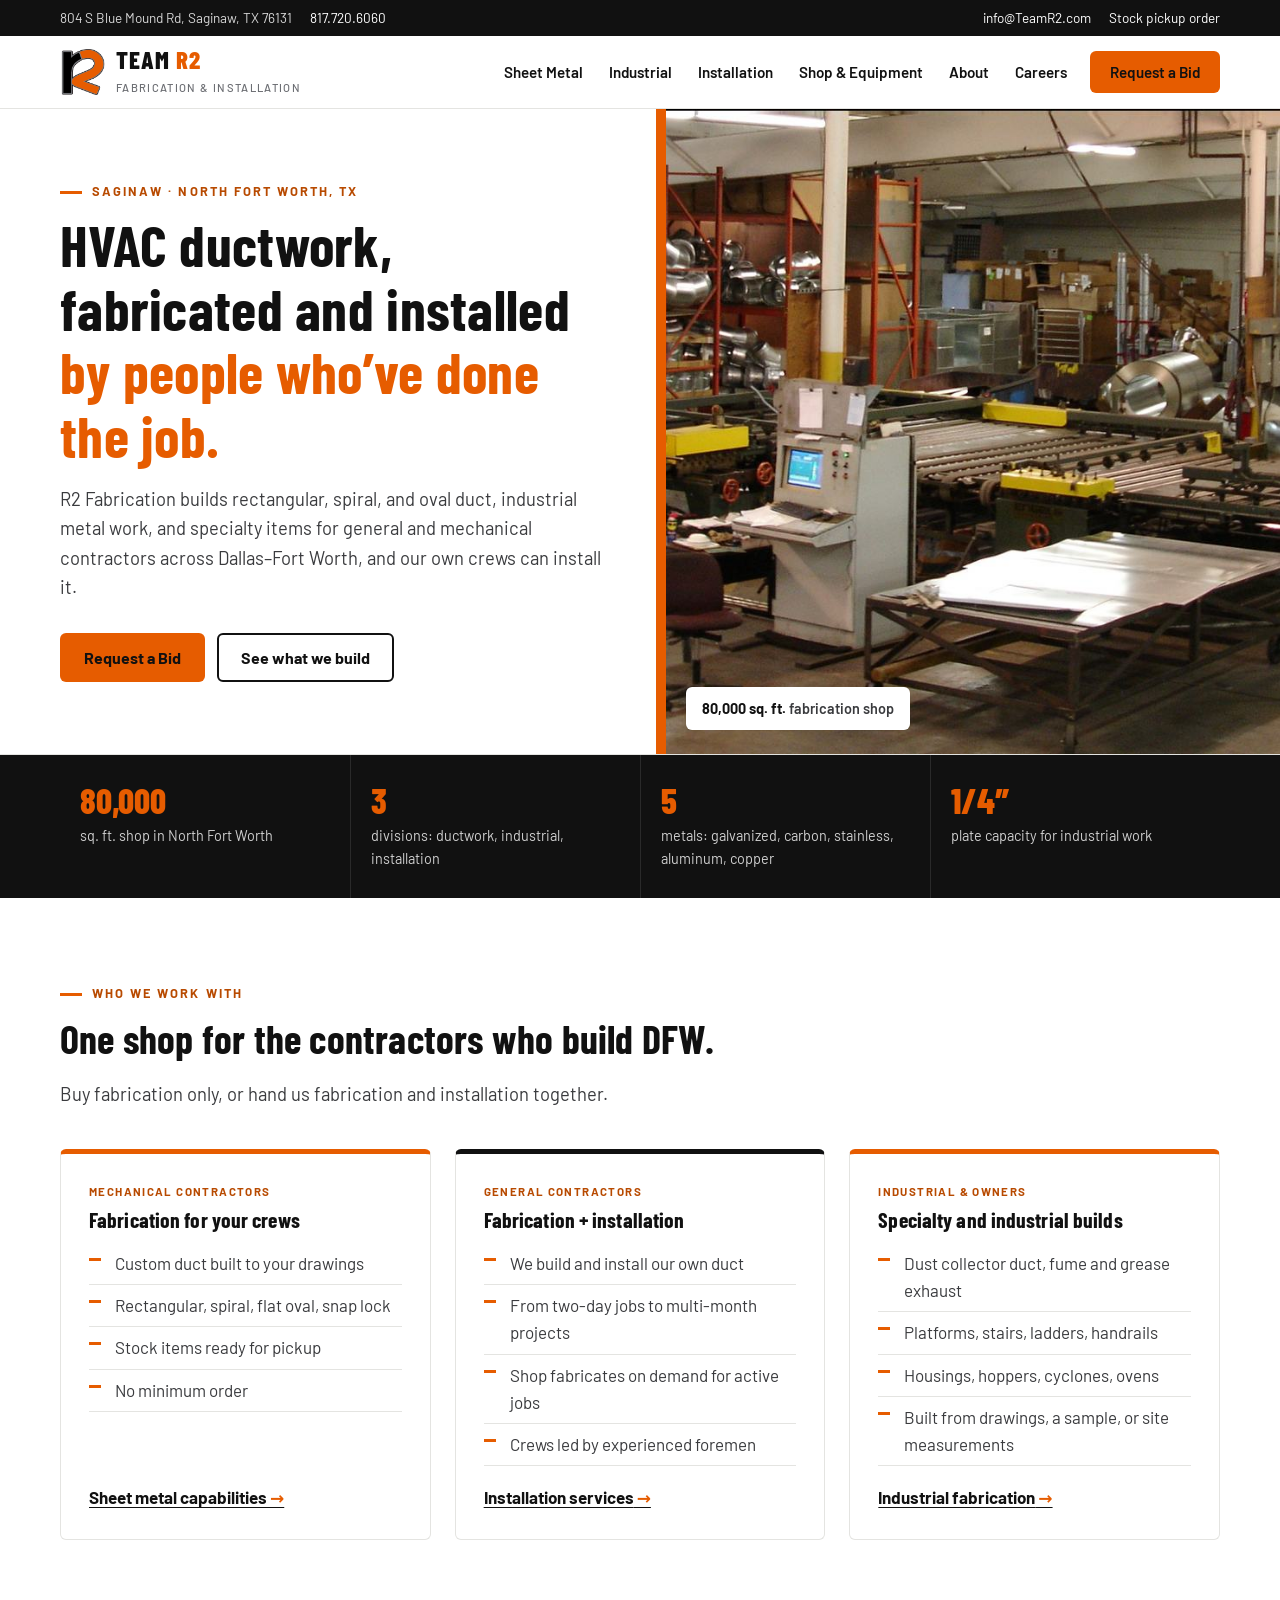
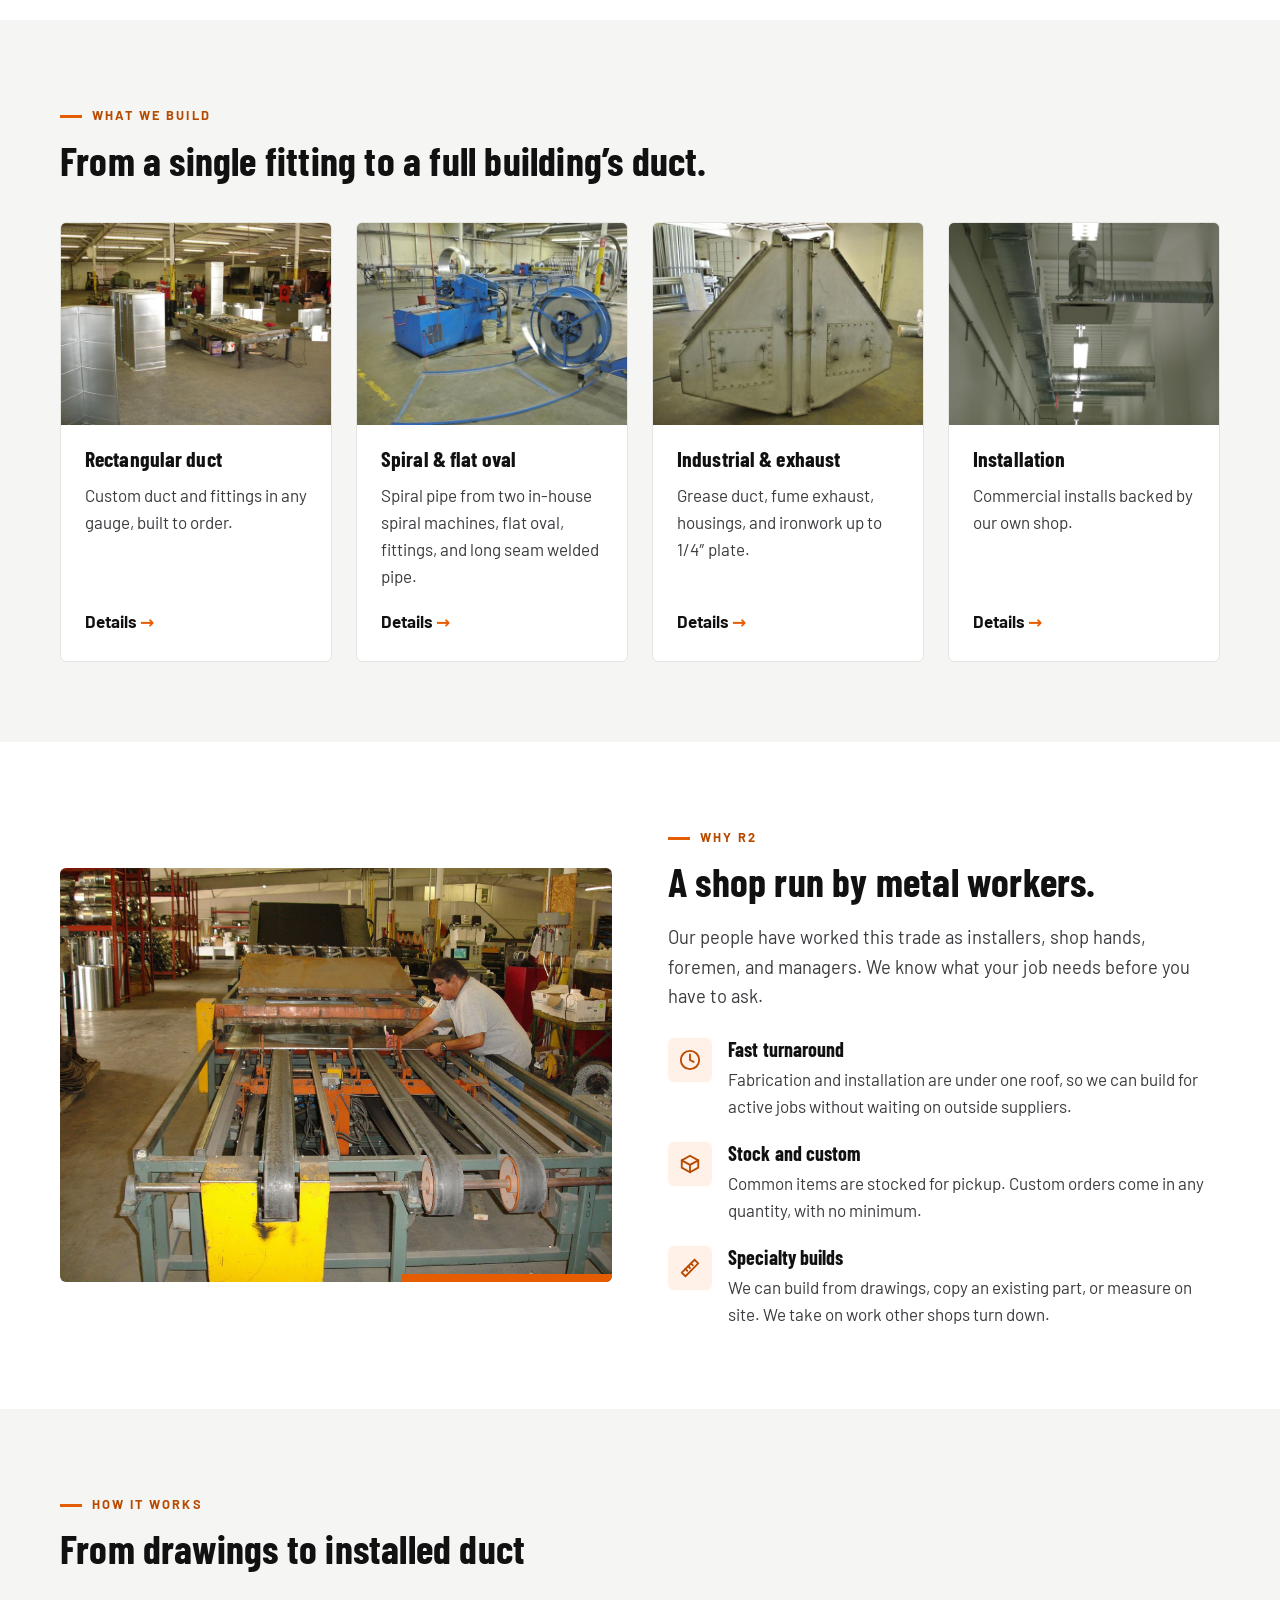
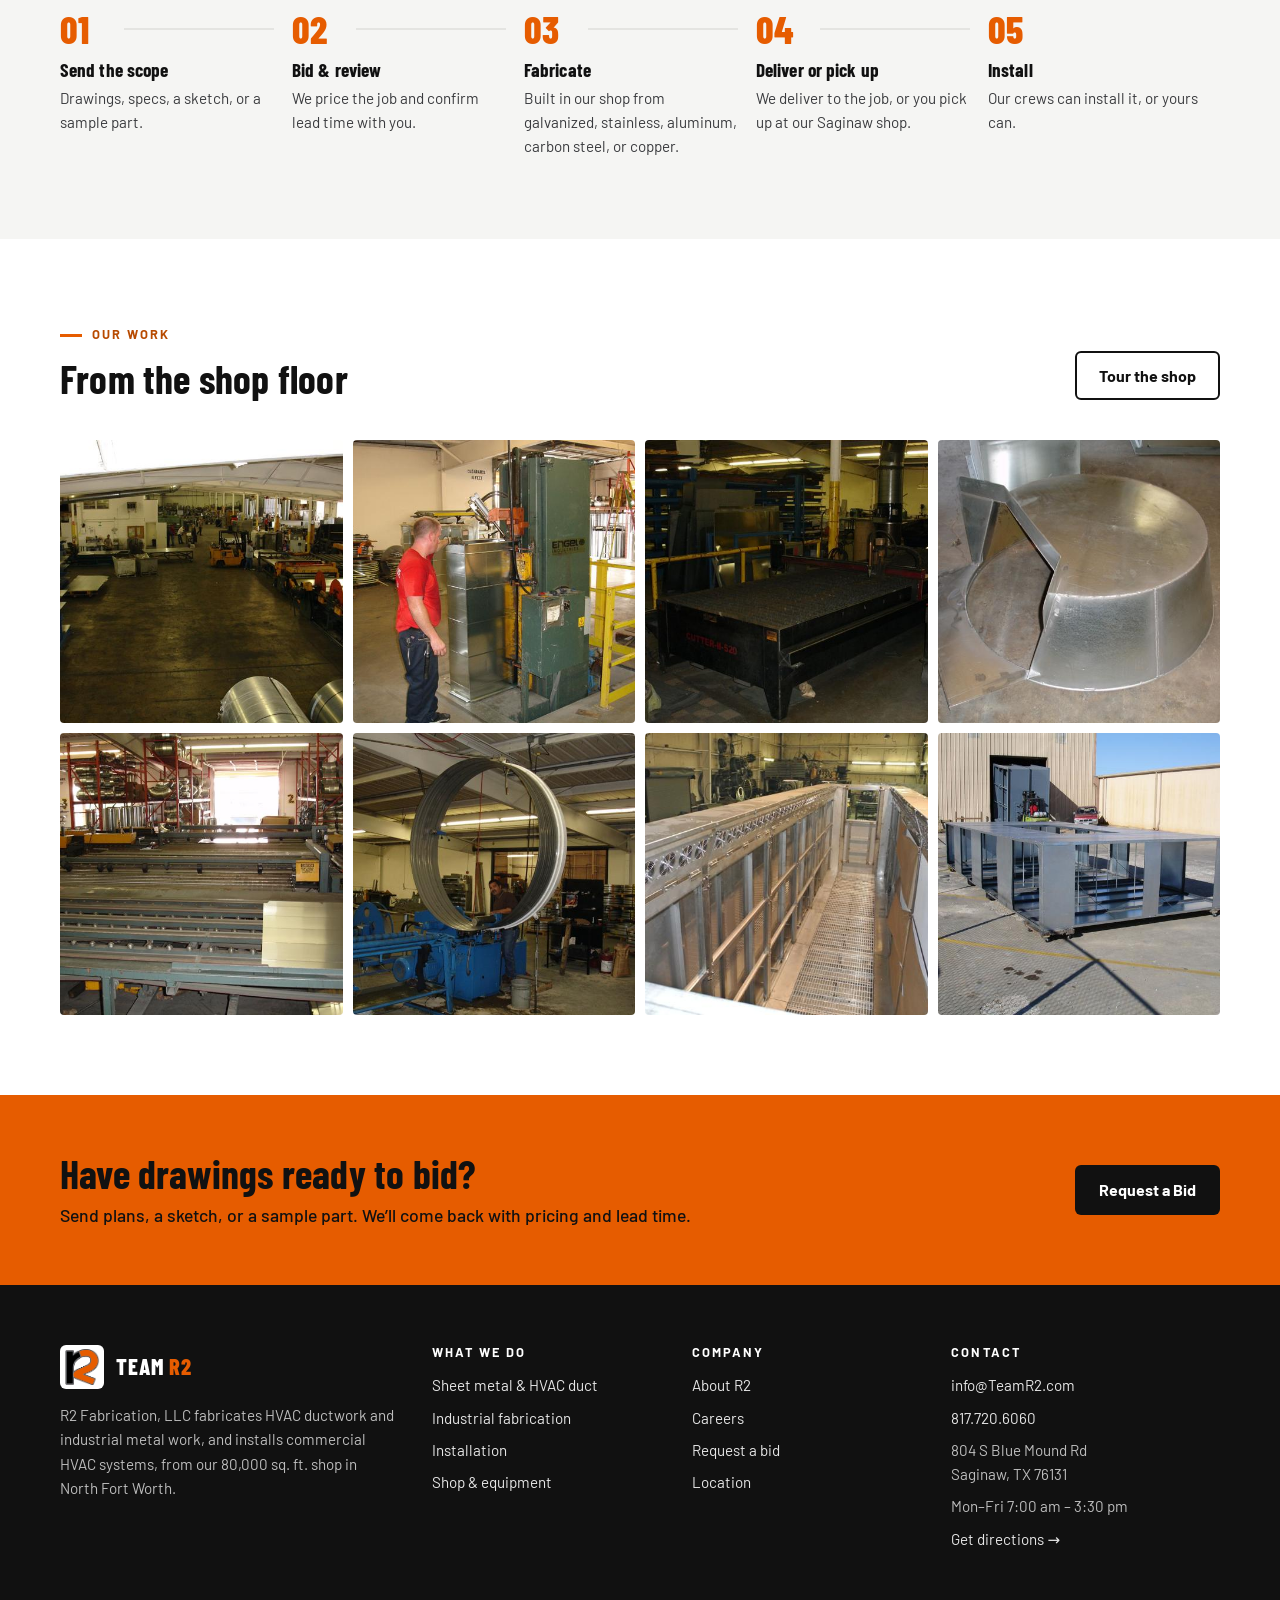
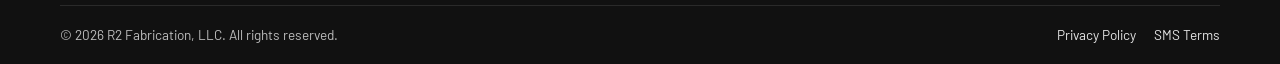
<file: index.html>
<!doctype html>
<html lang="en">
<head>
<meta charset="utf-8">
<meta name="viewport" content="width=device-width, initial-scale=1">
<title>Team R2 | HVAC Ductwork Fabrication &amp; Installation | Fort Worth, TX</title>
<meta name="description" content="R2 Fabrication fabricates HVAC ductwork and industrial metal work and installs commercial HVAC systems for general and mechanical contractors across Dallas–Fort Worth.">
<link rel="canonical" href="https://www.teamr2.com/">
<meta property="og:type" content="website">
<meta property="og:title" content="Team R2 | HVAC Ductwork Fabrication &amp; Installation | Fort Worth, TX">
<meta property="og:description" content="R2 Fabrication fabricates HVAC ductwork and industrial metal work and installs commercial HVAC systems for general and mechanical contractors across Dallas–Fort Worth.">
<meta property="og:url" content="https://www.teamr2.com/">
<meta property="og:image" content="https://www.teamr2.com/images/hero.jpg">
<meta name="theme-color" content="#E65C00">
<link rel="icon" type="image/png" sizes="32x32" href="images/icon-32.png">
<link rel="apple-touch-icon" href="images/icon-180.png">
<link rel="preconnect" href="https://fonts.googleapis.com">
<link rel="preconnect" href="https://fonts.gstatic.com" crossorigin>
<link href="https://fonts.googleapis.com/css2?family=Barlow:wght@400;500;600;700&family=Barlow+Condensed:wght@600;700;800&display=swap" rel="stylesheet">
<link rel="stylesheet" href="css/style.css">
<script type="application/ld+json">
{"@context":"https://schema.org","@type":"LocalBusiness","name":"R2 Fabrication, LLC","alternateName":"Team R2",
"url":"https://www.teamr2.com","email":"info@TeamR2.com","telephone":"817.720.6060",
"image":"https://www.teamr2.com/images/hero.jpg","logo":"https://www.teamr2.com/images/r2-logo.png",
"address":{"@type":"PostalAddress","streetAddress":"804 S Blue Mound Rd","addressLocality":"Saginaw","addressRegion":"TX","postalCode":"76131","addressCountry":"US"},
"areaServed":"Dallas–Fort Worth, Texas","description":"HVAC ductwork fabrication, industrial metal fabrication, and commercial HVAC installation."}
</script>
</head>
<body>
<a class="skip" href="#main">Skip to content</a>
<div class="topbar">
  <div class="container">
    <div class="tb-left"><span>804 S Blue Mound Rd, Saginaw, TX 76131</span><a href="tel:+18177206060">817.720.6060</a></div>
    <div class="tb-right"><a href="mailto:info@TeamR2.com">info@TeamR2.com</a><a href="contact.html?type=pickup">Stock pickup order</a></div>
  </div>
</div>
<header class="site-header">
  <div class="container">
    <a class="brand" href="index.html" aria-label="Team R2 home">
      <img src="images/r2-logo.png" alt="" width="46" height="46">
      <span><span class="wordmark">TEAM <span>R2</span></span><span class="sub">Fabrication &amp; Installation</span></span>
    </a>
    <button class="nav-toggle" aria-expanded="false" aria-controls="site-nav" aria-label="Menu"><span></span><span></span><span></span></button>
    <nav class="nav" id="site-nav" aria-label="Main">
      <a href="fabrication-hvac.html">Sheet Metal</a>
<a href="fabrication-misc.html">Industrial</a>
<a href="installation-services.html">Installation</a>
<a href="equipment.html">Shop & Equipment</a>
<a href="about.html">About</a>
<a href="careers.html">Careers</a>
      <a class="btn btn-primary" href="contact.html">Request a Bid</a>
    </nav>
  </div>
</header>
<main id="main">

<section class="hero">
  <div class="hero-grid">
    <div class="hero-copy">
      <span class="eyebrow">Saginaw · North Fort Worth, TX</span>
      <h1>HVAC ductwork, fabricated and installed <em>by people who’ve done the job.</em></h1>
      <p class="lead">R2 Fabrication builds rectangular, spiral, and oval duct, industrial metal work, and specialty items for general and mechanical contractors across Dallas–Fort Worth, and our own crews can install it.</p>
      <div class="btn-row">
        <a class="btn btn-primary" href="contact.html">Request a Bid</a>
        <a class="btn btn-outline" href="fabrication-hvac.html">See what we build</a>
      </div>
    </div>
    <div class="hero-media">
      <img src="images/hero.jpg" alt="Automated duct coil line on the R2 shop floor" width="1920" height="745" fetchpriority="high">
      <div class="hero-tag"><strong>80,000 sq. ft.</strong> fabrication shop</div>
    </div>
  </div>
</section>

<section class="proof" aria-label="At a glance">
  <div class="container">
    <div class="stat"><div class="num">80,000</div><div class="label">sq. ft. shop in North Fort Worth</div></div>
    <div class="stat"><div class="num">3</div><div class="label">divisions: ductwork, industrial, installation</div></div>
    <div class="stat"><div class="num">5</div><div class="label">metals: galvanized, carbon, stainless, aluminum, copper</div></div>
    <div class="stat"><div class="num">1/4″</div><div class="label">plate capacity for industrial work</div></div>
    <!-- IDEA: swap in real numbers once confirmed — years in business, lbs of duct per week, safety EMR -->
  </div>
</section>

<section>
  <div class="container">
    <div class="section-head">
      <span class="eyebrow">Who we work with</span>
      <h2>One shop for the contractors who build DFW.</h2>
      <p class="lead">Buy fabrication only, or hand us fabrication and installation together.</p>
    </div>
    <div class="grid g3">
      <div class="card audience">
        <span class="tag">Mechanical contractors</span>
        <h3>Fabrication for your crews</h3>
        <ul>
          <li>Custom duct built to your drawings</li>
          <li>Rectangular, spiral, flat oval, snap lock</li>
          <li>Stock items ready for pickup</li>
          <li>No minimum order</li>
        </ul>
        <a class="more" href="fabrication-hvac.html">Sheet metal capabilities</a>
      </div>
      <div class="card audience dark">
        <span class="tag">General contractors</span>
        <h3>Fabrication + installation</h3>
        <ul>
          <li>We build and install our own duct</li>
          <li>From two-day jobs to multi-month projects</li>
          <li>Shop fabricates on demand for active jobs</li>
          <li>Crews led by experienced foremen</li>
        </ul>
        <a class="more" href="installation-services.html">Installation services</a>
      </div>
      <div class="card audience">
        <span class="tag">Industrial &amp; owners</span>
        <h3>Specialty and industrial builds</h3>
        <ul>
          <li>Dust collector duct, fume and grease exhaust</li>
          <li>Platforms, stairs, ladders, handrails</li>
          <li>Housings, hoppers, cyclones, ovens</li>
          <li>Built from drawings, a sample, or site measurements</li>
        </ul>
        <a class="more" href="fabrication-misc.html">Industrial fabrication</a>
      </div>
    </div>
  </div>
</section>

<section class="section-alt">
  <div class="container">
    <div class="section-head">
      <span class="eyebrow">What we build</span>
      <h2>From a single fitting to a full building’s duct.</h2>
    </div>
    <div class="grid g4">
      <a class="card" href="fabrication-hvac.html"><div class="card-img"><img src="images/thumb/15.jpg" alt="Rectangular duct sections being assembled" loading="lazy"></div><div class="card-body"><h3>Rectangular duct</h3><p>Custom duct and fittings in any gauge, built to order.</p><span class="more">Details</span></div></a>
      <a class="card" href="fabrication-hvac.html"><div class="card-img"><img src="images/thumb/41.jpg" alt="Spiral pipe machine" loading="lazy"></div><div class="card-body"><h3>Spiral &amp; flat oval</h3><p>Spiral pipe from two in-house spiral machines, flat oval, fittings, and long seam welded pipe.</p><span class="more">Details</span></div></a>
      <a class="card" href="fabrication-misc.html"><div class="card-img"><img src="images/thumb/01.jpg" alt="Custom stainless steel housing" loading="lazy"></div><div class="card-body"><h3>Industrial &amp; exhaust</h3><p>Grease duct, fume exhaust, housings, and ironwork up to 1/4″ plate.</p><span class="more">Details</span></div></a>
      <a class="card" href="installation-services.html"><div class="card-img"><img src="images/thumb/56.jpg" alt="Installed spiral duct in a commercial building" loading="lazy"></div><div class="card-body"><h3>Installation</h3><p>Commercial installs backed by our own shop.</p><span class="more">Details</span></div></a>
    </div>
  </div>
</section>

<section>
  <div class="container split">
    <div class="split-img"><img src="images/full/32.jpg" alt="R2 fabricator running the duct coil line" loading="lazy"></div>
    <div>
      <span class="eyebrow">Why R2</span>
      <h2>A shop run by metal workers.</h2>
      <p class="lead">Our people have worked this trade as installers, shop hands, foremen, and managers. We know what your job needs before you have to ask.</p>
      <div class="grid" style="gap:22px;margin-top:26px">
        <div class="feature"><div class="ico"><svg viewBox="0 0 24 24"><circle cx="12" cy="12" r="10"/><path d="M12 6v6l4 2"/></svg></div><div><h3>Fast turnaround</h3><p>Fabrication and installation are under one roof, so we can build for active jobs without waiting on outside suppliers.</p></div></div>
        <div class="feature"><div class="ico"><svg viewBox="0 0 24 24"><path d="M21 8 12 3 3 8v8l9 5 9-5V8z"/><path d="m3 8 9 5 9-5"/><path d="M12 13v8"/></svg></div><div><h3>Stock and custom</h3><p>Common items are stocked for pickup. Custom orders come in any quantity, with no minimum.</p></div></div>
        <div class="feature"><div class="ico"><svg viewBox="0 0 24 24"><path d="M3 17 17 3l4 4L7 21l-4-4z"/><path d="m7 13 2 2M10 10l2 2M13 7l2 2"/></svg></div><div><h3>Specialty builds</h3><p>We can build from drawings, copy an existing part, or measure on site. We take on work other shops turn down.</p></div></div>
      </div>
    </div>
  </div>
</section>

<section class="section-alt">
  <div class="container">
    <div class="section-head">
      <span class="eyebrow">How it works</span>
      <h2>From drawings to installed duct</h2>
    </div>
    <ol class="steps">
      <li><h3>Send the scope</h3><p>Drawings, specs, a sketch, or a sample part.</p></li>
      <li><h3>Bid &amp; review</h3><p>We price the job and confirm lead time with you.</p></li>
      <li><h3>Fabricate</h3><p>Built in our shop from galvanized, stainless, aluminum, carbon steel, or copper.</p></li>
      <li><h3>Deliver or pick up</h3><p>We deliver to the job, or you pick up at our Saginaw shop.</p></li>
      <li><h3>Install</h3><p>Our crews can install it, or yours can.</p></li>
    </ol>
  </div>
</section>

<section>
  <div class="container">
    <div class="section-head" style="display:flex;justify-content:space-between;align-items:end;gap:20px;flex-wrap:wrap;max-width:none">
      <div><span class="eyebrow">Our work</span><h2 style="margin:0">From the shop floor</h2></div>
      <a class="btn btn-outline" href="equipment.html">Tour the shop</a>
    </div>
    <div class="gallery">
<a href="images/full/09.jpg"><img src="images/thumb/09.jpg" alt="Shop floor with duct fabrication lines" loading="lazy" width="640" height="480"></a>
<a href="images/full/13.jpg"><img src="images/thumb/13.jpg" alt="Fabricator working a sheet metal machine" loading="lazy" width="640" height="480"></a>
<a href="images/full/21.jpg"><img src="images/thumb/21.jpg" alt="CNC plasma cutting table" loading="lazy" width="640" height="480"></a>
<a href="images/full/17.jpg"><img src="images/thumb/17.jpg" alt="Galvanized round fitting" loading="lazy" width="640" height="480"></a>
<a href="images/full/36.jpg"><img src="images/thumb/36.jpg" alt="Duct sections on the roller line" loading="lazy" width="640" height="480"></a>
<a href="images/full/38.jpg"><img src="images/thumb/38.jpg" alt="Large-diameter ring fabrication" loading="lazy" width="640" height="480"></a>
<a href="images/full/60.jpg"><img src="images/thumb/60.jpg" alt="Custom enclosure with fan array" loading="lazy" width="640" height="480"></a>
<a href="images/full/59.jpg"><img src="images/thumb/59.jpg" alt="Painted steel platform frame" loading="lazy" width="640" height="480"></a>
</div>
  </div>
</section>

<section class="cta-band">
  <div class="container">
    <div><h2>Have drawings ready to bid?</h2><p>Send plans, a sketch, or a sample part. We’ll come back with pricing and lead time.</p></div>
    <div class="btn-row"><a class="btn btn-dark" href="contact.html">Request a Bid</a></div>
  </div>
</section>

</main>
<footer class="site-footer">
  <div class="container">
    <div class="foot-grid">
      <div>
        <div class="foot-brand"><img src="images/r2-logo.png" alt="" width="44" height="44"><span class="wordmark">TEAM <span>R2</span></span></div>
        <p>R2 Fabrication, LLC fabricates HVAC ductwork and industrial metal work, and installs commercial HVAC systems, from our 80,000 sq. ft. shop in North Fort Worth.</p>
      </div>
      <div>
        <h4>What we do</h4>
        <ul>
          <li><a href="fabrication-hvac.html">Sheet metal &amp; HVAC duct</a></li>
          <li><a href="fabrication-misc.html">Industrial fabrication</a></li>
          <li><a href="installation-services.html">Installation</a></li>
          <li><a href="equipment.html">Shop &amp; equipment</a></li>
        </ul>
      </div>
      <div>
        <h4>Company</h4>
        <ul>
          <li><a href="about.html">About R2</a></li>
          <li><a href="careers.html">Careers</a></li>
          <li><a href="contact.html">Request a bid</a></li>
          <li><a href="contact.html#location">Location</a></li>
        </ul>
      </div>
      <div>
        <h4>Contact</h4>
        <ul>
          <li><a href="mailto:info@TeamR2.com">info@TeamR2.com</a></li>
          <li><a href="tel:+18177206060">817.720.6060</a></li>
          <li>804 S Blue Mound Rd<br>Saginaw, TX 76131</li>
          <li>Mon–Fri 7:00 am – 3:30 pm</li>
          <li><a href="https://maps.google.com/?q=804+South+Blue+Mound+Road+Saginaw+TX+76131" target="_blank" rel="noopener">Get directions →</a></li>
        </ul>
      </div>
    </div>
    <div class="foot-bottom">
      <span>© <span id="year">2026</span> R2 Fabrication, LLC. All rights reserved.</span>
      <span><a href="privacy-policy.html">Privacy Policy</a><a href="sms.html">SMS Terms</a></span>
    </div>
  </div>
</footer>
<script src="js/site.js" defer></script>
</body>
</html>
</file>
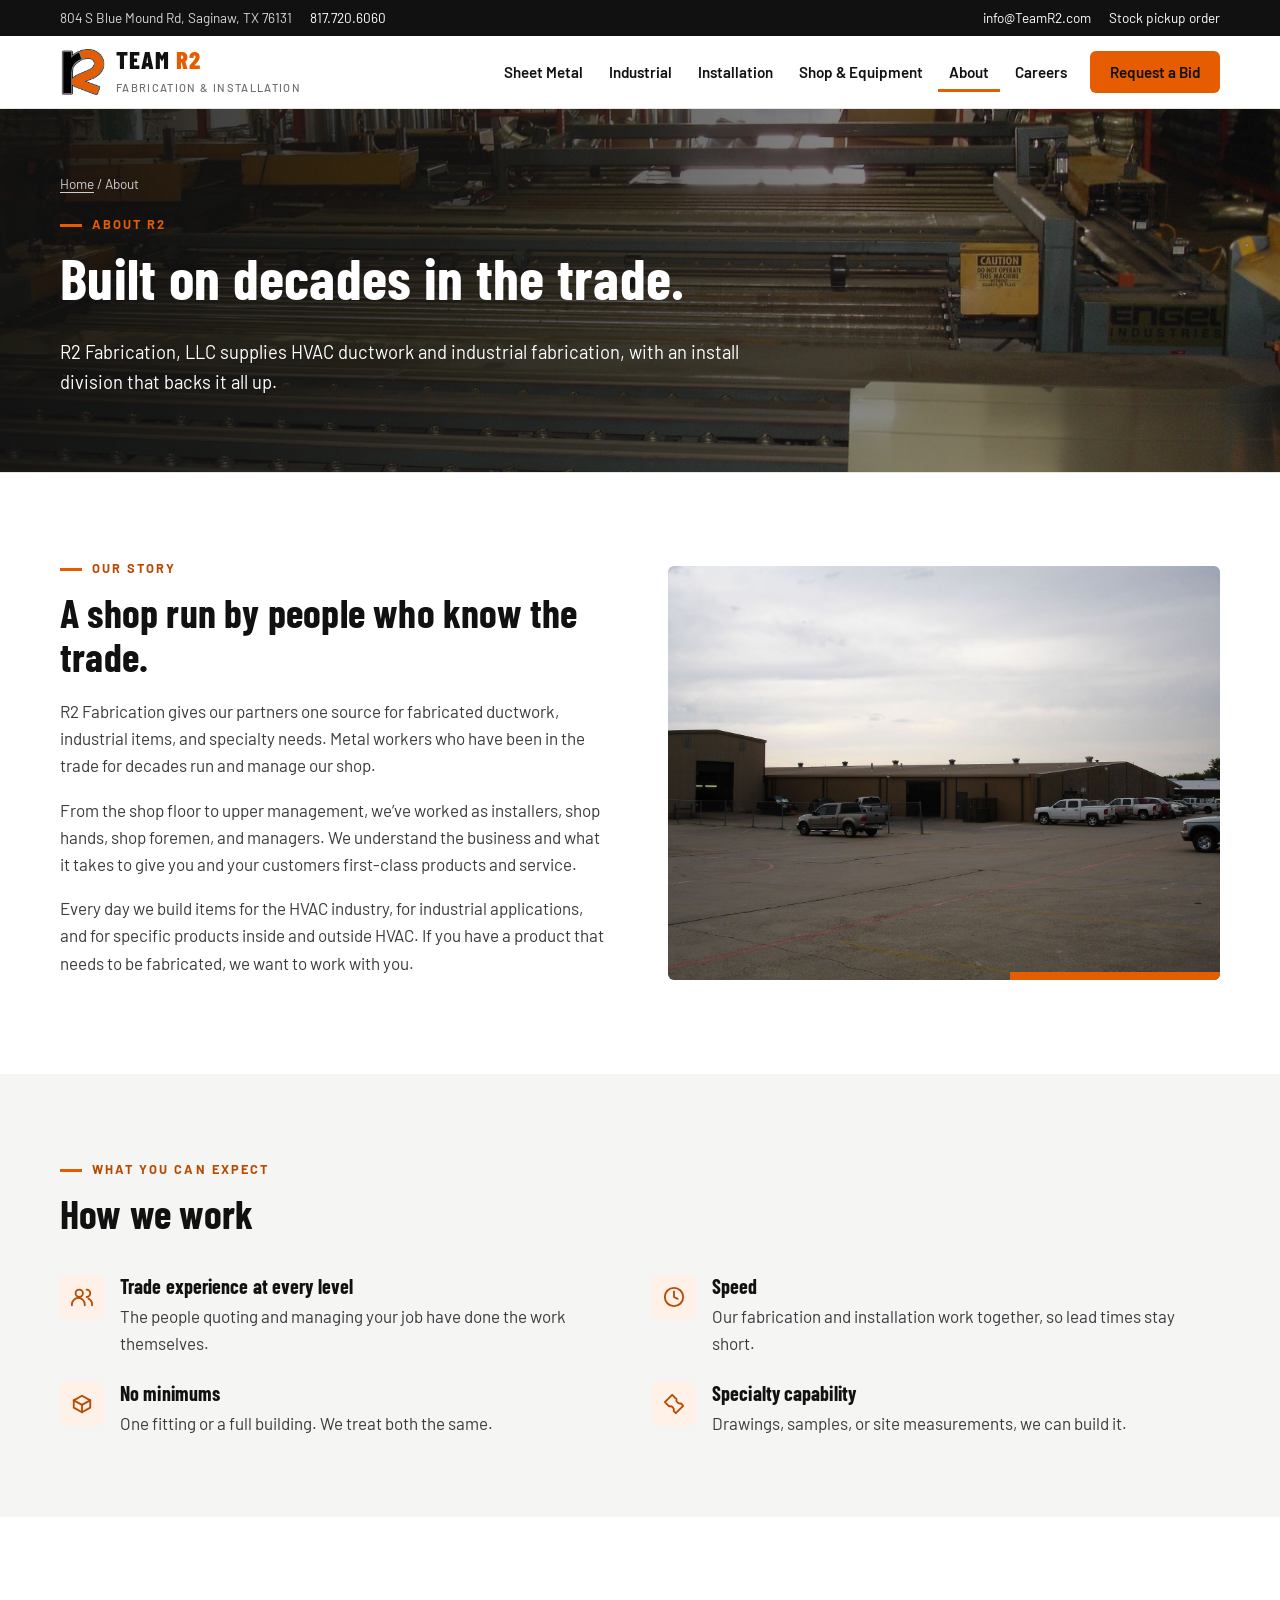
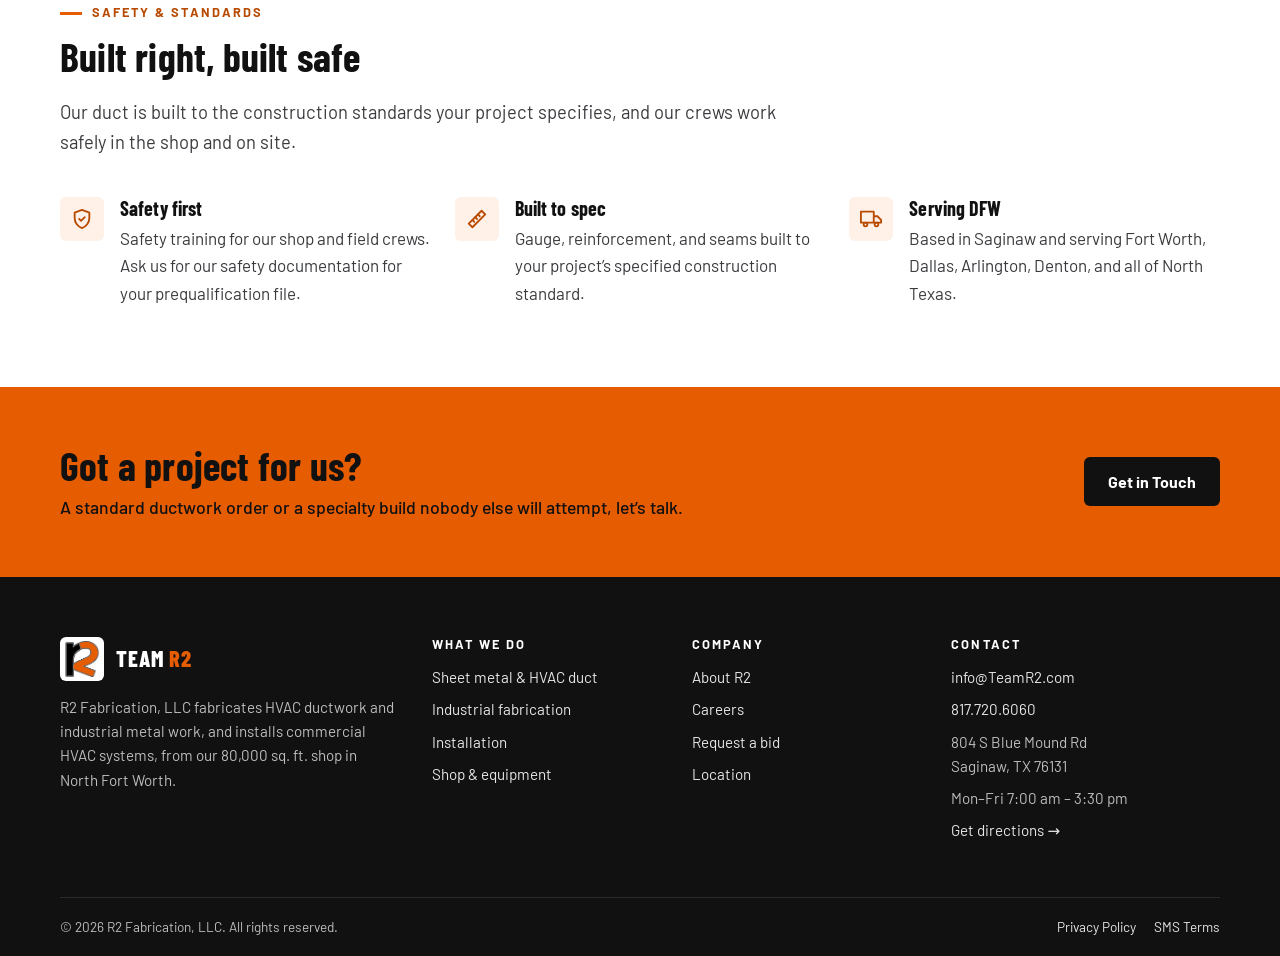
<file: about.html>
<!doctype html>
<html lang="en">
<head>
<meta charset="utf-8">
<meta name="viewport" content="width=device-width, initial-scale=1">
<title>About R2 Fabrication | Team R2 | Fort Worth, TX</title>
<meta name="description" content="R2 Fabrication, LLC supplies HVAC ductwork and industrial fabrication, with an install division behind it. Our team has worked every job in the trade.">
<link rel="canonical" href="https://www.teamr2.com/about.html">
<meta property="og:type" content="website">
<meta property="og:title" content="About R2 Fabrication | Team R2 | Fort Worth, TX">
<meta property="og:description" content="R2 Fabrication, LLC supplies HVAC ductwork and industrial fabrication, with an install division behind it. Our team has worked every job in the trade.">
<meta property="og:url" content="https://www.teamr2.com/about.html">
<meta property="og:image" content="https://www.teamr2.com/images/hero.jpg">
<meta name="theme-color" content="#E65C00">
<link rel="icon" type="image/png" sizes="32x32" href="images/icon-32.png">
<link rel="apple-touch-icon" href="images/icon-180.png">
<link rel="preconnect" href="https://fonts.googleapis.com">
<link rel="preconnect" href="https://fonts.gstatic.com" crossorigin>
<link href="https://fonts.googleapis.com/css2?family=Barlow:wght@400;500;600;700&family=Barlow+Condensed:wght@600;700;800&display=swap" rel="stylesheet">
<link rel="stylesheet" href="css/style.css">

</head>
<body>
<a class="skip" href="#main">Skip to content</a>
<div class="topbar">
  <div class="container">
    <div class="tb-left"><span>804 S Blue Mound Rd, Saginaw, TX 76131</span><a href="tel:+18177206060">817.720.6060</a></div>
    <div class="tb-right"><a href="mailto:info@TeamR2.com">info@TeamR2.com</a><a href="contact.html?type=pickup">Stock pickup order</a></div>
  </div>
</div>
<header class="site-header">
  <div class="container">
    <a class="brand" href="index.html" aria-label="Team R2 home">
      <img src="images/r2-logo.png" alt="" width="46" height="46">
      <span><span class="wordmark">TEAM <span>R2</span></span><span class="sub">Fabrication &amp; Installation</span></span>
    </a>
    <button class="nav-toggle" aria-expanded="false" aria-controls="site-nav" aria-label="Menu"><span></span><span></span><span></span></button>
    <nav class="nav" id="site-nav" aria-label="Main">
      <a href="fabrication-hvac.html">Sheet Metal</a>
<a href="fabrication-misc.html">Industrial</a>
<a href="installation-services.html">Installation</a>
<a href="equipment.html">Shop & Equipment</a>
<a href="about.html" aria-current="page">About</a>
<a href="careers.html">Careers</a>
      <a class="btn btn-primary" href="contact.html">Request a Bid</a>
    </nav>
  </div>
</header>
<main id="main">

<section class="page-hero has-img">
  <img src="images/full/36.jpg" alt="" fetchpriority="high">
  <div class="container">
    <div class="crumbs"><a href="index.html">Home</a> / About</div>
    <span class="eyebrow">About R2</span>
    <h1>Built on decades in the trade.</h1>
    <p class="lead">R2 Fabrication, LLC supplies HVAC ductwork and industrial fabrication, with an install division that backs it all up.</p>
    
  </div>
</section>
<section>
  <div class="container split">
    <div>
      <span class="eyebrow">Our story</span>
      <h2>A shop run by people who know the trade.</h2>
      <p>R2 Fabrication gives our partners one source for fabricated ductwork, industrial items, and specialty needs. Metal workers who have been in the trade for decades run and manage our shop.</p>
      <p>From the shop floor to upper management, we’ve worked as installers, shop hands, shop foremen, and managers. We understand the business and what it takes to give you and your customers first-class products and service.</p>
      <p>Every day we build items for the HVAC industry, for industrial applications, and for specific products inside and outside HVAC. If you have a product that needs to be fabricated, we want to work with you.</p>
      <!-- IDEA: add founding year and a short founder/leadership note here -->
    </div>
    <div class="split-img"><img src="images/full/03.jpg" alt="R2 Fabrication facility in Saginaw, Texas" loading="lazy"></div>
  </div>
</section>

<section class="section-alt">
  <div class="container">
    <div class="section-head"><span class="eyebrow">What you can expect</span><h2>How we work</h2></div>
    <div class="grid g2">
      <div class="feature"><div class="ico"><svg viewBox="0 0 24 24"><circle cx="9" cy="8" r="4"/><path d="M1 21v-1a7 7 0 0 1 14 0v1"/><path d="M17 4a4 4 0 0 1 0 8M23 21v-1a7 7 0 0 0-4-6.3"/></svg></div><div><h3>Trade experience at every level</h3><p>The people quoting and managing your job have done the work themselves.</p></div></div>
      <div class="feature"><div class="ico"><svg viewBox="0 0 24 24"><circle cx="12" cy="12" r="10"/><path d="M12 6v6l4 2"/></svg></div><div><h3>Speed</h3><p>Our fabrication and installation work together, so lead times stay short.</p></div></div>
      <div class="feature"><div class="ico"><svg viewBox="0 0 24 24"><path d="M21 8 12 3 3 8v8l9 5 9-5V8z"/><path d="m3 8 9 5 9-5"/><path d="M12 13v8"/></svg></div><div><h3>No minimums</h3><p>One fitting or a full building. We treat both the same.</p></div></div>
      <div class="feature"><div class="ico"><svg viewBox="0 0 24 24"><path d="M14.7 6.3a4 4 0 0 0 5 5L22 14l-8 8-2.3-2.3a4 4 0 0 0-5-5L2 10l8-8 2.3 2.3a4 4 0 0 0 2.4 2z"/></svg></div><div><h3>Specialty capability</h3><p>Drawings, samples, or site measurements, we can build it.</p></div></div>
    </div>
  </div>
</section>

<section>
  <div class="container">
    <div class="section-head"><span class="eyebrow">Safety &amp; standards</span><h2>Built right, built safe</h2>
      <p class="lead">Our duct is built to the construction standards your project specifies, and our crews work safely in the shop and on site.</p></div>
    <!--
      IDEA: GC prequalification teams look for these. Add the real values and remove this comment:
      <div class="grid g4">
        <div class="panel"><h3>EMR</h3><p>0.xx</p></div>
        <div class="panel"><h3>SMACNA</h3><p>HVAC Duct Construction Standards, 4th ed. (2020)</p></div>
        <div class="panel"><h3>OSHA</h3><p>OSHA 10/30 trained crews</p></div>
        <div class="panel"><h3>Licensing</h3><p>TACLA #_____</p></div>
      </div>
    -->
    <div class="grid g3">
      <div class="feature"><div class="ico"><svg viewBox="0 0 24 24"><path d="M12 2 4 5v6c0 5 3.5 9.5 8 11 4.5-1.5 8-6 8-11V5l-8-3z"/><path d="m9 12 2 2 4-4"/></svg></div><div><h3>Safety first</h3><p>Safety training for our shop and field crews. Ask us for our safety documentation for your prequalification file.</p></div></div>
      <div class="feature"><div class="ico"><svg viewBox="0 0 24 24"><path d="M3 17 17 3l4 4L7 21l-4-4z"/><path d="m7 13 2 2M10 10l2 2M13 7l2 2"/></svg></div><div><h3>Built to spec</h3><p>Gauge, reinforcement, and seams built to your project’s specified construction standard.</p></div></div>
      <div class="feature"><div class="ico"><svg viewBox="0 0 24 24"><path d="M1 4h14v12H1zM15 9h4l4 4v3h-8"/><circle cx="6" cy="18" r="2"/><circle cx="18" cy="18" r="2"/></svg></div><div><h3>Serving DFW</h3><p>Based in Saginaw and serving Fort Worth, Dallas, Arlington, Denton, and all of North Texas.</p></div></div>
    </div>
  </div>
</section>

<section class="cta-band">
  <div class="container">
    <div><h2>Got a project for us?</h2><p>A standard ductwork order or a specialty build nobody else will attempt, let’s talk.</p></div>
    <div class="btn-row"><a class="btn btn-dark" href="contact.html">Get in Touch</a></div>
  </div>
</section>

</main>
<footer class="site-footer">
  <div class="container">
    <div class="foot-grid">
      <div>
        <div class="foot-brand"><img src="images/r2-logo.png" alt="" width="44" height="44"><span class="wordmark">TEAM <span>R2</span></span></div>
        <p>R2 Fabrication, LLC fabricates HVAC ductwork and industrial metal work, and installs commercial HVAC systems, from our 80,000 sq. ft. shop in North Fort Worth.</p>
      </div>
      <div>
        <h4>What we do</h4>
        <ul>
          <li><a href="fabrication-hvac.html">Sheet metal &amp; HVAC duct</a></li>
          <li><a href="fabrication-misc.html">Industrial fabrication</a></li>
          <li><a href="installation-services.html">Installation</a></li>
          <li><a href="equipment.html">Shop &amp; equipment</a></li>
        </ul>
      </div>
      <div>
        <h4>Company</h4>
        <ul>
          <li><a href="about.html">About R2</a></li>
          <li><a href="careers.html">Careers</a></li>
          <li><a href="contact.html">Request a bid</a></li>
          <li><a href="contact.html#location">Location</a></li>
        </ul>
      </div>
      <div>
        <h4>Contact</h4>
        <ul>
          <li><a href="mailto:info@TeamR2.com">info@TeamR2.com</a></li>
          <li><a href="tel:+18177206060">817.720.6060</a></li>
          <li>804 S Blue Mound Rd<br>Saginaw, TX 76131</li>
          <li>Mon–Fri 7:00 am – 3:30 pm</li>
          <li><a href="https://maps.google.com/?q=804+South+Blue+Mound+Road+Saginaw+TX+76131" target="_blank" rel="noopener">Get directions →</a></li>
        </ul>
      </div>
    </div>
    <div class="foot-bottom">
      <span>© <span id="year">2026</span> R2 Fabrication, LLC. All rights reserved.</span>
      <span><a href="privacy-policy.html">Privacy Policy</a><a href="sms.html">SMS Terms</a></span>
    </div>
  </div>
</footer>
<script src="js/site.js" defer></script>
</body>
</html>
</file>
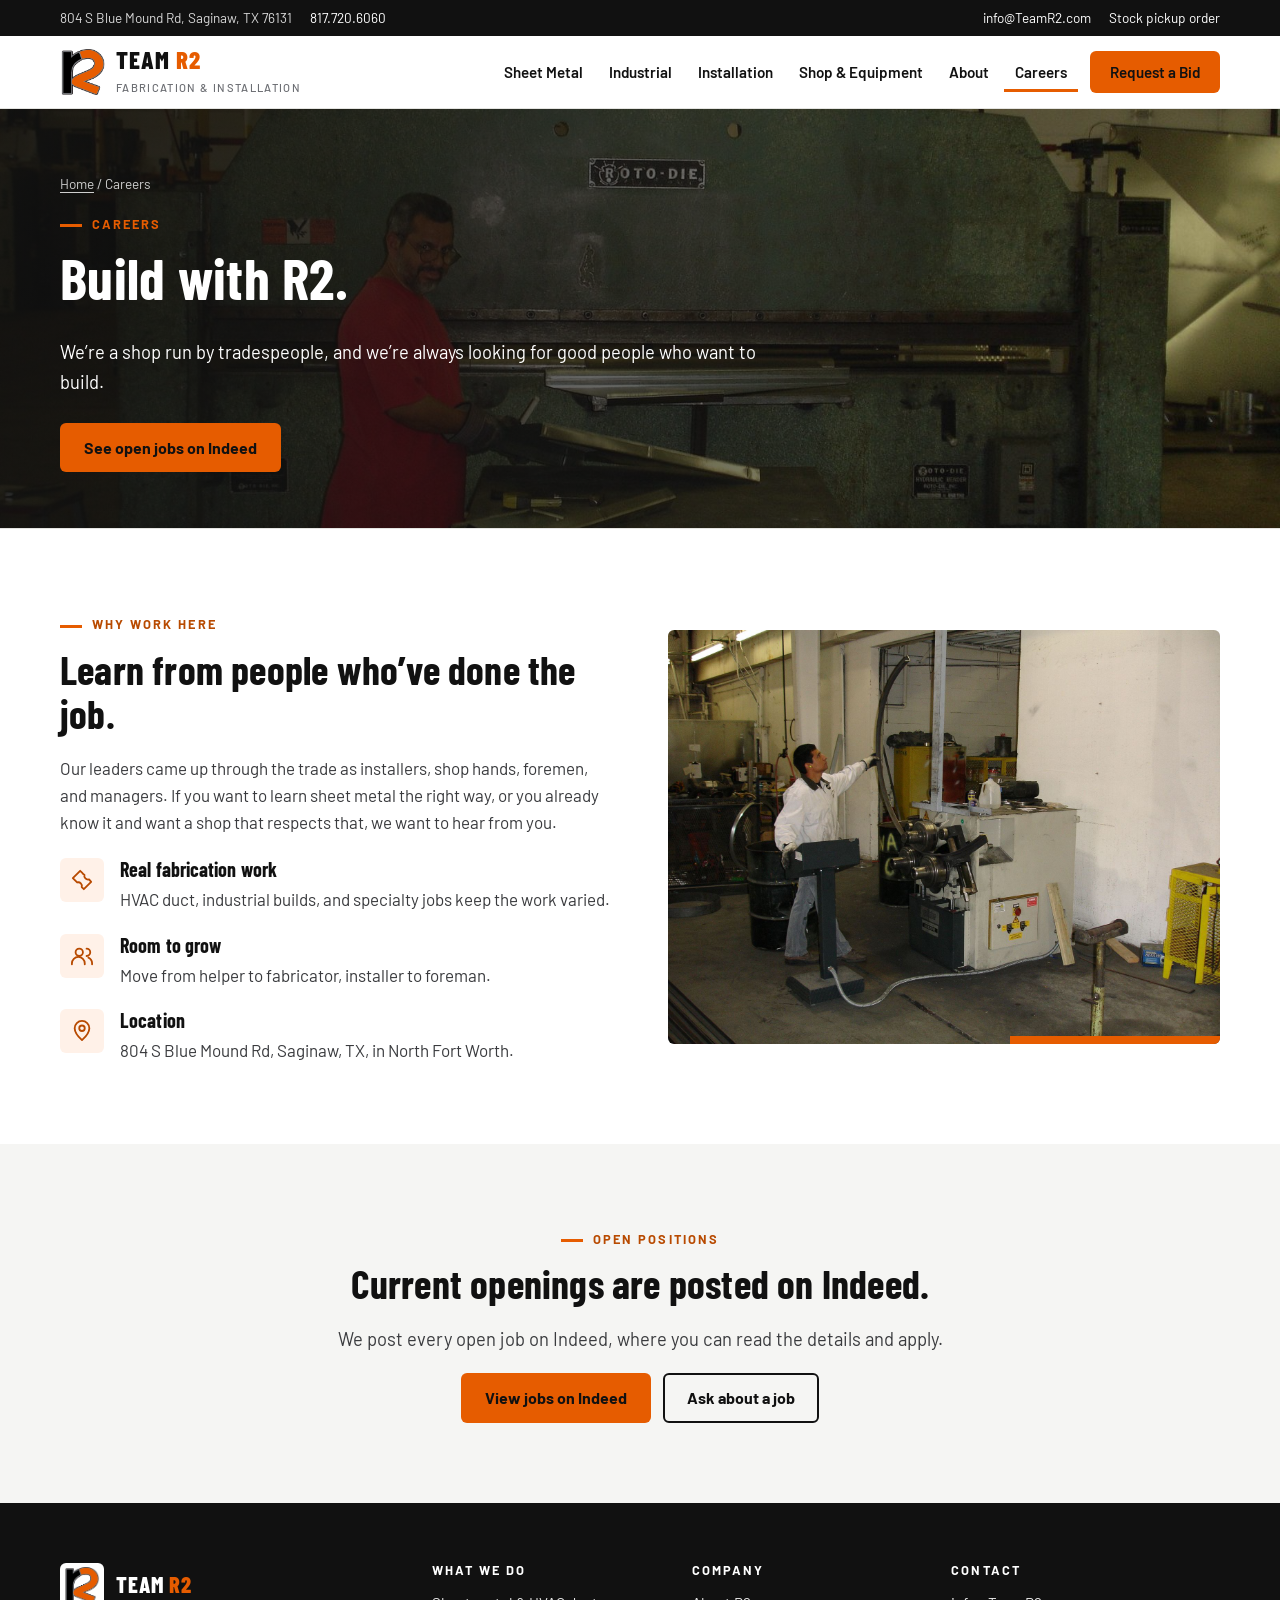
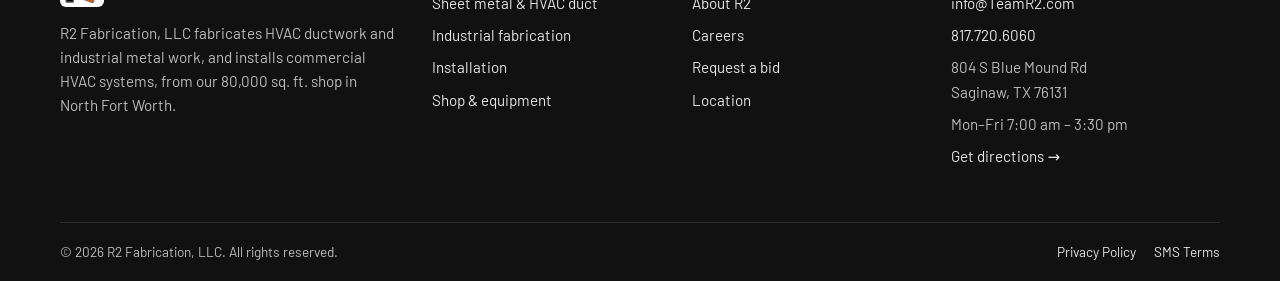
<file: careers.html>
<!doctype html>
<html lang="en">
<head>
<meta charset="utf-8">
<meta name="viewport" content="width=device-width, initial-scale=1">
<title>Careers | Sheet Metal &amp; HVAC Jobs in Fort Worth | Team R2</title>
<meta name="description" content="Join R2 Fabrication. We hire sheet metal fabricators, installers, welders, and shop staff in Saginaw / North Fort Worth. See open jobs on Indeed.">
<link rel="canonical" href="https://www.teamr2.com/careers.html">
<meta property="og:type" content="website">
<meta property="og:title" content="Careers | Sheet Metal &amp; HVAC Jobs in Fort Worth | Team R2">
<meta property="og:description" content="Join R2 Fabrication. We hire sheet metal fabricators, installers, welders, and shop staff in Saginaw / North Fort Worth. See open jobs on Indeed.">
<meta property="og:url" content="https://www.teamr2.com/careers.html">
<meta property="og:image" content="https://www.teamr2.com/images/hero.jpg">
<meta name="theme-color" content="#E65C00">
<link rel="icon" type="image/png" sizes="32x32" href="images/icon-32.png">
<link rel="apple-touch-icon" href="images/icon-180.png">
<link rel="preconnect" href="https://fonts.googleapis.com">
<link rel="preconnect" href="https://fonts.gstatic.com" crossorigin>
<link href="https://fonts.googleapis.com/css2?family=Barlow:wght@400;500;600;700&family=Barlow+Condensed:wght@600;700;800&display=swap" rel="stylesheet">
<link rel="stylesheet" href="css/style.css">

</head>
<body>
<a class="skip" href="#main">Skip to content</a>
<div class="topbar">
  <div class="container">
    <div class="tb-left"><span>804 S Blue Mound Rd, Saginaw, TX 76131</span><a href="tel:+18177206060">817.720.6060</a></div>
    <div class="tb-right"><a href="mailto:info@TeamR2.com">info@TeamR2.com</a><a href="contact.html?type=pickup">Stock pickup order</a></div>
  </div>
</div>
<header class="site-header">
  <div class="container">
    <a class="brand" href="index.html" aria-label="Team R2 home">
      <img src="images/r2-logo.png" alt="" width="46" height="46">
      <span><span class="wordmark">TEAM <span>R2</span></span><span class="sub">Fabrication &amp; Installation</span></span>
    </a>
    <button class="nav-toggle" aria-expanded="false" aria-controls="site-nav" aria-label="Menu"><span></span><span></span><span></span></button>
    <nav class="nav" id="site-nav" aria-label="Main">
      <a href="fabrication-hvac.html">Sheet Metal</a>
<a href="fabrication-misc.html">Industrial</a>
<a href="installation-services.html">Installation</a>
<a href="equipment.html">Shop & Equipment</a>
<a href="about.html">About</a>
<a href="careers.html" aria-current="page">Careers</a>
      <a class="btn btn-primary" href="contact.html">Request a Bid</a>
    </nav>
  </div>
</header>
<main id="main">

<section class="page-hero has-img">
  <img src="images/full/61.jpg" alt="" fetchpriority="high">
  <div class="container">
    <div class="crumbs"><a href="index.html">Home</a> / Careers</div>
    <span class="eyebrow">Careers</span>
    <h1>Build with R2.</h1>
    <p class="lead">We’re a shop run by tradespeople, and we’re always looking for good people who want to build.</p>
    <div class="btn-row"><a class="btn btn-primary" href="https://www.indeed.com/cmp/R2-Fabrication-1/jobs" target="_blank" rel="noopener">See open jobs on Indeed</a></div>
  </div>
</section>
<section>
  <div class="container split">
    <div>
      <span class="eyebrow">Why work here</span>
      <h2>Learn from people who’ve done the job.</h2>
      <p>Our leaders came up through the trade as installers, shop hands, foremen, and managers. If you want to learn sheet metal the right way, or you already know it and want a shop that respects that, we want to hear from you.</p>
      <div class="grid" style="gap:20px;margin-top:22px">
        <div class="feature"><div class="ico"><svg viewBox="0 0 24 24"><path d="M14.7 6.3a4 4 0 0 0 5 5L22 14l-8 8-2.3-2.3a4 4 0 0 0-5-5L2 10l8-8 2.3 2.3a4 4 0 0 0 2.4 2z"/></svg></div><div><h3>Real fabrication work</h3><p>HVAC duct, industrial builds, and specialty jobs keep the work varied.</p></div></div>
        <div class="feature"><div class="ico"><svg viewBox="0 0 24 24"><circle cx="9" cy="8" r="4"/><path d="M1 21v-1a7 7 0 0 1 14 0v1"/><path d="M17 4a4 4 0 0 1 0 8M23 21v-1a7 7 0 0 0-4-6.3"/></svg></div><div><h3>Room to grow</h3><p>Move from helper to fabricator, installer to foreman.</p></div></div>
        <div class="feature"><div class="ico"><svg viewBox="0 0 24 24"><path d="M12 22s8-7.2 8-13a8 8 0 1 0-16 0c0 5.8 8 13 8 13z"/><circle cx="12" cy="9" r="3"/></svg></div><div><h3>Location</h3><p>804 S Blue Mound Rd, Saginaw, TX, in North Fort Worth.</p></div></div>
      </div>
    </div>
    <div class="split-img"><img src="images/full/27.jpg" alt="R2 team member at work in the shop" loading="lazy"></div>
  </div>
</section>

<section class="section-alt">
  <div class="container center" style="max-width:760px;text-align:center">
    <span class="eyebrow">Open positions</span>
    <h2>Current openings are posted on Indeed.</h2>
    <p class="lead center">We post every open job on Indeed, where you can read the details and apply.</p>
    <!-- IDEA: typical roles to mention once confirmed: sheet metal fabricator, HVAC duct installer, welder, apprentice/helper, CAD detailer, driver -->
    <div class="btn-row" style="justify-content:center;margin-top:10px">
      <a class="btn btn-primary" href="https://www.indeed.com/cmp/R2-Fabrication-1/jobs" target="_blank" rel="noopener">View jobs on Indeed</a>
      <a class="btn btn-outline" href="contact.html?type=careers">Ask about a job</a>
    </div>
  </div>
</section>

</main>
<footer class="site-footer">
  <div class="container">
    <div class="foot-grid">
      <div>
        <div class="foot-brand"><img src="images/r2-logo.png" alt="" width="44" height="44"><span class="wordmark">TEAM <span>R2</span></span></div>
        <p>R2 Fabrication, LLC fabricates HVAC ductwork and industrial metal work, and installs commercial HVAC systems, from our 80,000 sq. ft. shop in North Fort Worth.</p>
      </div>
      <div>
        <h4>What we do</h4>
        <ul>
          <li><a href="fabrication-hvac.html">Sheet metal &amp; HVAC duct</a></li>
          <li><a href="fabrication-misc.html">Industrial fabrication</a></li>
          <li><a href="installation-services.html">Installation</a></li>
          <li><a href="equipment.html">Shop &amp; equipment</a></li>
        </ul>
      </div>
      <div>
        <h4>Company</h4>
        <ul>
          <li><a href="about.html">About R2</a></li>
          <li><a href="careers.html">Careers</a></li>
          <li><a href="contact.html">Request a bid</a></li>
          <li><a href="contact.html#location">Location</a></li>
        </ul>
      </div>
      <div>
        <h4>Contact</h4>
        <ul>
          <li><a href="mailto:info@TeamR2.com">info@TeamR2.com</a></li>
          <li><a href="tel:+18177206060">817.720.6060</a></li>
          <li>804 S Blue Mound Rd<br>Saginaw, TX 76131</li>
          <li>Mon–Fri 7:00 am – 3:30 pm</li>
          <li><a href="https://maps.google.com/?q=804+South+Blue+Mound+Road+Saginaw+TX+76131" target="_blank" rel="noopener">Get directions →</a></li>
        </ul>
      </div>
    </div>
    <div class="foot-bottom">
      <span>© <span id="year">2026</span> R2 Fabrication, LLC. All rights reserved.</span>
      <span><a href="privacy-policy.html">Privacy Policy</a><a href="sms.html">SMS Terms</a></span>
    </div>
  </div>
</footer>
<script src="js/site.js" defer></script>
</body>
</html>
</file>
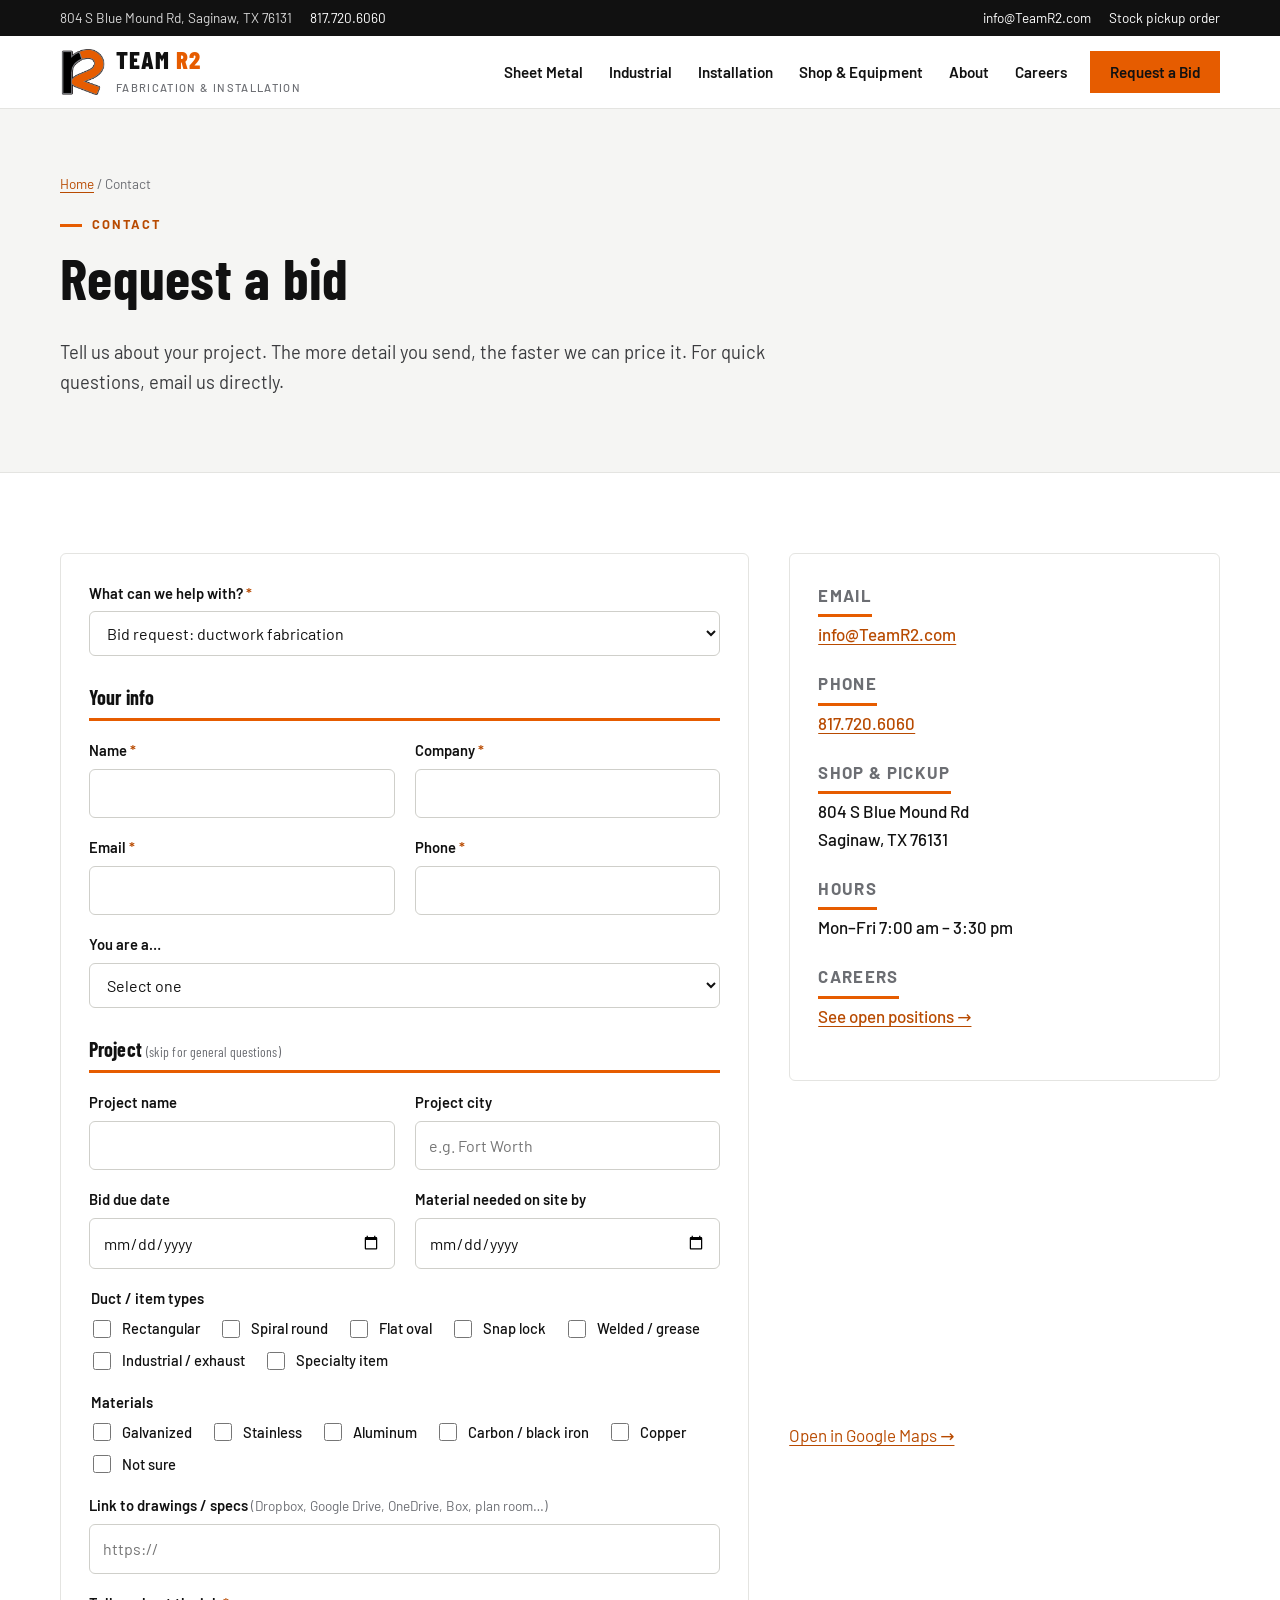
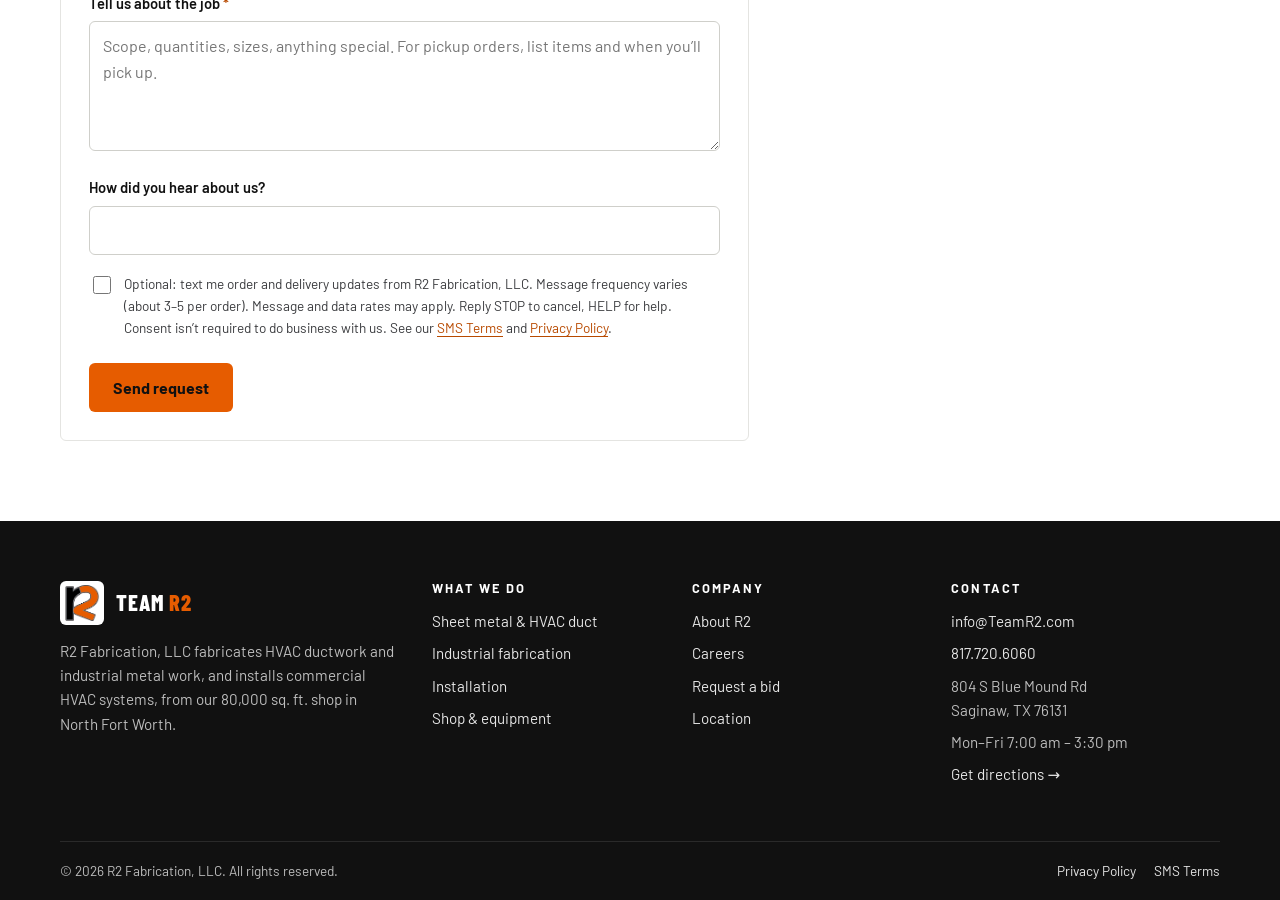
<file: contact.html>
<!doctype html>
<html lang="en">
<head>
<meta charset="utf-8">
<meta name="viewport" content="width=device-width, initial-scale=1">
<title>Request a Bid | Contact Team R2 | Saginaw, TX</title>
<meta name="description" content="Request a bid for HVAC ductwork, industrial fabrication, or installation. Send your project details and drawings link to R2 Fabrication.">
<link rel="canonical" href="https://www.teamr2.com/contact.html">
<meta property="og:type" content="website">
<meta property="og:title" content="Request a Bid | Contact Team R2 | Saginaw, TX">
<meta property="og:description" content="Request a bid for HVAC ductwork, industrial fabrication, or installation. Send your project details and drawings link to R2 Fabrication.">
<meta property="og:url" content="https://www.teamr2.com/contact.html">
<meta property="og:image" content="https://www.teamr2.com/images/hero.jpg">
<meta name="theme-color" content="#E65C00">
<link rel="icon" type="image/png" sizes="32x32" href="images/icon-32.png">
<link rel="apple-touch-icon" href="images/icon-180.png">
<link rel="preconnect" href="https://fonts.googleapis.com">
<link rel="preconnect" href="https://fonts.gstatic.com" crossorigin>
<link href="https://fonts.googleapis.com/css2?family=Barlow:wght@400;500;600;700&family=Barlow+Condensed:wght@600;700;800&display=swap" rel="stylesheet">
<link rel="stylesheet" href="css/style.css">

</head>
<body>
<a class="skip" href="#main">Skip to content</a>
<div class="topbar">
  <div class="container">
    <div class="tb-left"><span>804 S Blue Mound Rd, Saginaw, TX 76131</span><a href="tel:+18177206060">817.720.6060</a></div>
    <div class="tb-right"><a href="mailto:info@TeamR2.com">info@TeamR2.com</a><a href="contact.html?type=pickup">Stock pickup order</a></div>
  </div>
</div>
<header class="site-header">
  <div class="container">
    <a class="brand" href="index.html" aria-label="Team R2 home">
      <img src="images/r2-logo.png" alt="" width="46" height="46">
      <span><span class="wordmark">TEAM <span>R2</span></span><span class="sub">Fabrication &amp; Installation</span></span>
    </a>
    <button class="nav-toggle" aria-expanded="false" aria-controls="site-nav" aria-label="Menu"><span></span><span></span><span></span></button>
    <nav class="nav" id="site-nav" aria-label="Main">
      <a href="fabrication-hvac.html">Sheet Metal</a>
<a href="fabrication-misc.html">Industrial</a>
<a href="installation-services.html">Installation</a>
<a href="equipment.html">Shop & Equipment</a>
<a href="about.html">About</a>
<a href="careers.html">Careers</a>
      <a class="btn btn-primary" href="contact.html" aria-current="page">Request a Bid</a>
    </nav>
  </div>
</header>
<main id="main">

<section class="page-hero">
  
  <div class="container">
    <div class="crumbs"><a href="index.html">Home</a> / Contact</div>
    <span class="eyebrow">Contact</span>
    <h1>Request a bid</h1>
    <p class="lead">Tell us about your project. The more detail you send, the faster we can price it. For quick questions, email us directly.</p>
    
  </div>
</section>
<section>
  <div class="container contact-grid">
    <div class="panel">
      <form id="quote-form" action="https://api.web3forms.com/submit" method="POST">
        <input type="hidden" name="access_key" value="c0acb7c6-a6e5-420e-9251-f9c2636cbb62">
        <input type="hidden" name="from_name" value="TeamR2.com website">
        <input type="hidden" name="subject" value="Website inquiry">
        <input type="hidden" name="redirect" value="https://www.teamr2.com/thanks.html">
        <input type="checkbox" name="botcheck" class="hp" tabindex="-1" autocomplete="off" aria-hidden="true">

        <div class="form-grid">
          <div class="full">
            <label for="request_type">What can we help with? <span class="req">*</span></label>
            <select id="request_type" name="request_type" required>
              <option data-key="fab" value="Bid request: ductwork fabrication">Bid request: ductwork fabrication</option>
              <option data-key="fabinstall" value="Bid request: fabrication + installation">Bid request: fabrication + installation</option>
              <option data-key="install" value="Installation only">Installation only</option>
              <option data-key="industrial" value="Industrial / specialty fabrication">Industrial / specialty fabrication</option>
              <option data-key="pickup" value="Stock order for pickup">Stock order for pickup</option>
              <option data-key="general" value="General question">General question</option>
              <option data-key="careers" value="Careers question">Careers question</option>
            </select>
          </div>

          <h3 class="form-section">Your info</h3>
          <div><label for="name">Name <span class="req">*</span></label><input id="name" name="name" type="text" autocomplete="name" required></div>
          <div><label for="company">Company <span class="req">*</span></label><input id="company" name="company" type="text" autocomplete="organization" required></div>
          <div><label for="email">Email <span class="req">*</span></label><input id="email" name="email" type="email" autocomplete="email" required></div>
          <div><label for="phone">Phone <span class="req">*</span></label><input id="phone" name="phone" type="tel" autocomplete="tel" required></div>
          <div class="full">
            <label for="role">You are a…</label>
            <select id="role" name="role">
              <option value="">Select one</option>
              <option>Mechanical contractor</option>
              <option>General contractor</option>
              <option>Building owner / facility</option>
              <option>Industrial / manufacturer</option>
              <option>Other</option>
            </select>
          </div>

          <h3 class="form-section">Project <span class="hint">(skip for general questions)</span></h3>
          <div><label for="project_name">Project name</label><input id="project_name" name="project_name" type="text"></div>
          <div><label for="project_city">Project city</label><input id="project_city" name="project_city" type="text" placeholder="e.g. Fort Worth"></div>
          <div><label for="bid_date">Bid due date</label><input id="bid_date" name="bid_date" type="date"></div>
          <div><label for="need_by">Material needed on site by</label><input id="need_by" name="need_by" type="date"></div>
          <fieldset class="full">
            <legend>Duct / item types</legend>
            <div class="checks">
              <label><input type="checkbox" name="duct_types[]" value="Rectangular"> Rectangular</label>
              <label><input type="checkbox" name="duct_types[]" value="Spiral round"> Spiral round</label>
              <label><input type="checkbox" name="duct_types[]" value="Flat oval"> Flat oval</label>
              <label><input type="checkbox" name="duct_types[]" value="Snap lock"> Snap lock</label>
              <label><input type="checkbox" name="duct_types[]" value="Welded / grease"> Welded / grease</label>
              <label><input type="checkbox" name="duct_types[]" value="Industrial / exhaust"> Industrial / exhaust</label>
              <label><input type="checkbox" name="duct_types[]" value="Specialty item"> Specialty item</label>
            </div>
          </fieldset>
          <fieldset class="full">
            <legend>Materials</legend>
            <div class="checks">
              <label><input type="checkbox" name="materials[]" value="Galvanized"> Galvanized</label>
              <label><input type="checkbox" name="materials[]" value="Stainless"> Stainless</label>
              <label><input type="checkbox" name="materials[]" value="Aluminum"> Aluminum</label>
              <label><input type="checkbox" name="materials[]" value="Carbon / black iron"> Carbon / black iron</label>
              <label><input type="checkbox" name="materials[]" value="Copper"> Copper</label>
              <label><input type="checkbox" name="materials[]" value="Not sure"> Not sure</label>
            </div>
          </fieldset>
          <div class="full">
            <label for="plans_link">Link to drawings / specs <span class="hint">(Dropbox, Google Drive, OneDrive, Box, plan room…)</span></label>
            <input id="plans_link" name="plans_link" type="url" placeholder="https://">
          </div>
          <div class="full">
            <label for="message">Tell us about the job <span class="req">*</span></label>
            <textarea id="message" name="message" required placeholder="Scope, quantities, sizes, anything special. For pickup orders, list items and when you’ll pick up."></textarea>
          </div>
          <div class="full">
            <label for="heard">How did you hear about us?</label>
            <input id="heard" name="heard" type="text">
          </div>
          <div class="full">
            <label class="consent"><input type="checkbox" name="sms_consent" value="Yes - opted in to SMS order/delivery updates">
              <span>Optional: text me order and delivery updates from R2 Fabrication, LLC. Message frequency varies (about 3–5 per order). Message and data rates may apply. Reply STOP to cancel, HELP for help. Consent isn’t required to do business with us. See our <a href="sms.html">SMS Terms</a> and <a href="privacy-policy.html">Privacy Policy</a>.</span></label>
          </div>
          <div class="full">
            <button class="btn btn-primary" type="submit">Send request</button>
            <div id="form-status" class="form-status" role="status" aria-live="polite"></div>
          </div>
        </div>
      </form>
    </div>

    <aside>
      <div class="panel" style="margin-bottom:24px">
        <div class="info-block"><h3>Email</h3><p><a href="mailto:info@TeamR2.com">info@TeamR2.com</a></p></div>
        <div class="info-block"><h3>Phone</h3><p><a href="tel:+18177206060">817.720.6060</a></p></div>
        <div class="info-block"><h3>Shop &amp; pickup</h3><p>804 S Blue Mound Rd<br>Saginaw, TX 76131</p></div>
        <div class="info-block"><h3>Hours</h3><p>Mon–Fri 7:00 am – 3:30 pm</p></div>
        <div class="info-block"><h3>Careers</h3><p><a href="careers.html">See open positions →</a></p></div>
      </div>
      <div id="location">
        <iframe class="map" src="https://maps.google.com/maps?q=804%20S%20Blue%20Mound%20Rd%2C%20Saginaw%2C%20TX%2076131&z=14&output=embed" title="Map to R2 Fabrication" loading="lazy" referrerpolicy="no-referrer-when-downgrade"></iframe>
        <p style="margin-top:10px"><a href="https://maps.google.com/?q=804+South+Blue+Mound+Road+Saginaw+TX+76131" target="_blank" rel="noopener">Open in Google Maps →</a></p>
      </div>
    </aside>
  </div>
</section>

</main>
<footer class="site-footer">
  <div class="container">
    <div class="foot-grid">
      <div>
        <div class="foot-brand"><img src="images/r2-logo.png" alt="" width="44" height="44"><span class="wordmark">TEAM <span>R2</span></span></div>
        <p>R2 Fabrication, LLC fabricates HVAC ductwork and industrial metal work, and installs commercial HVAC systems, from our 80,000 sq. ft. shop in North Fort Worth.</p>
      </div>
      <div>
        <h4>What we do</h4>
        <ul>
          <li><a href="fabrication-hvac.html">Sheet metal &amp; HVAC duct</a></li>
          <li><a href="fabrication-misc.html">Industrial fabrication</a></li>
          <li><a href="installation-services.html">Installation</a></li>
          <li><a href="equipment.html">Shop &amp; equipment</a></li>
        </ul>
      </div>
      <div>
        <h4>Company</h4>
        <ul>
          <li><a href="about.html">About R2</a></li>
          <li><a href="careers.html">Careers</a></li>
          <li><a href="contact.html">Request a bid</a></li>
          <li><a href="contact.html#location">Location</a></li>
        </ul>
      </div>
      <div>
        <h4>Contact</h4>
        <ul>
          <li><a href="mailto:info@TeamR2.com">info@TeamR2.com</a></li>
          <li><a href="tel:+18177206060">817.720.6060</a></li>
          <li>804 S Blue Mound Rd<br>Saginaw, TX 76131</li>
          <li>Mon–Fri 7:00 am – 3:30 pm</li>
          <li><a href="https://maps.google.com/?q=804+South+Blue+Mound+Road+Saginaw+TX+76131" target="_blank" rel="noopener">Get directions →</a></li>
        </ul>
      </div>
    </div>
    <div class="foot-bottom">
      <span>© <span id="year">2026</span> R2 Fabrication, LLC. All rights reserved.</span>
      <span><a href="privacy-policy.html">Privacy Policy</a><a href="sms.html">SMS Terms</a></span>
    </div>
  </div>
</footer>
<script src="js/site.js" defer></script>
</body>
</html>
</file>
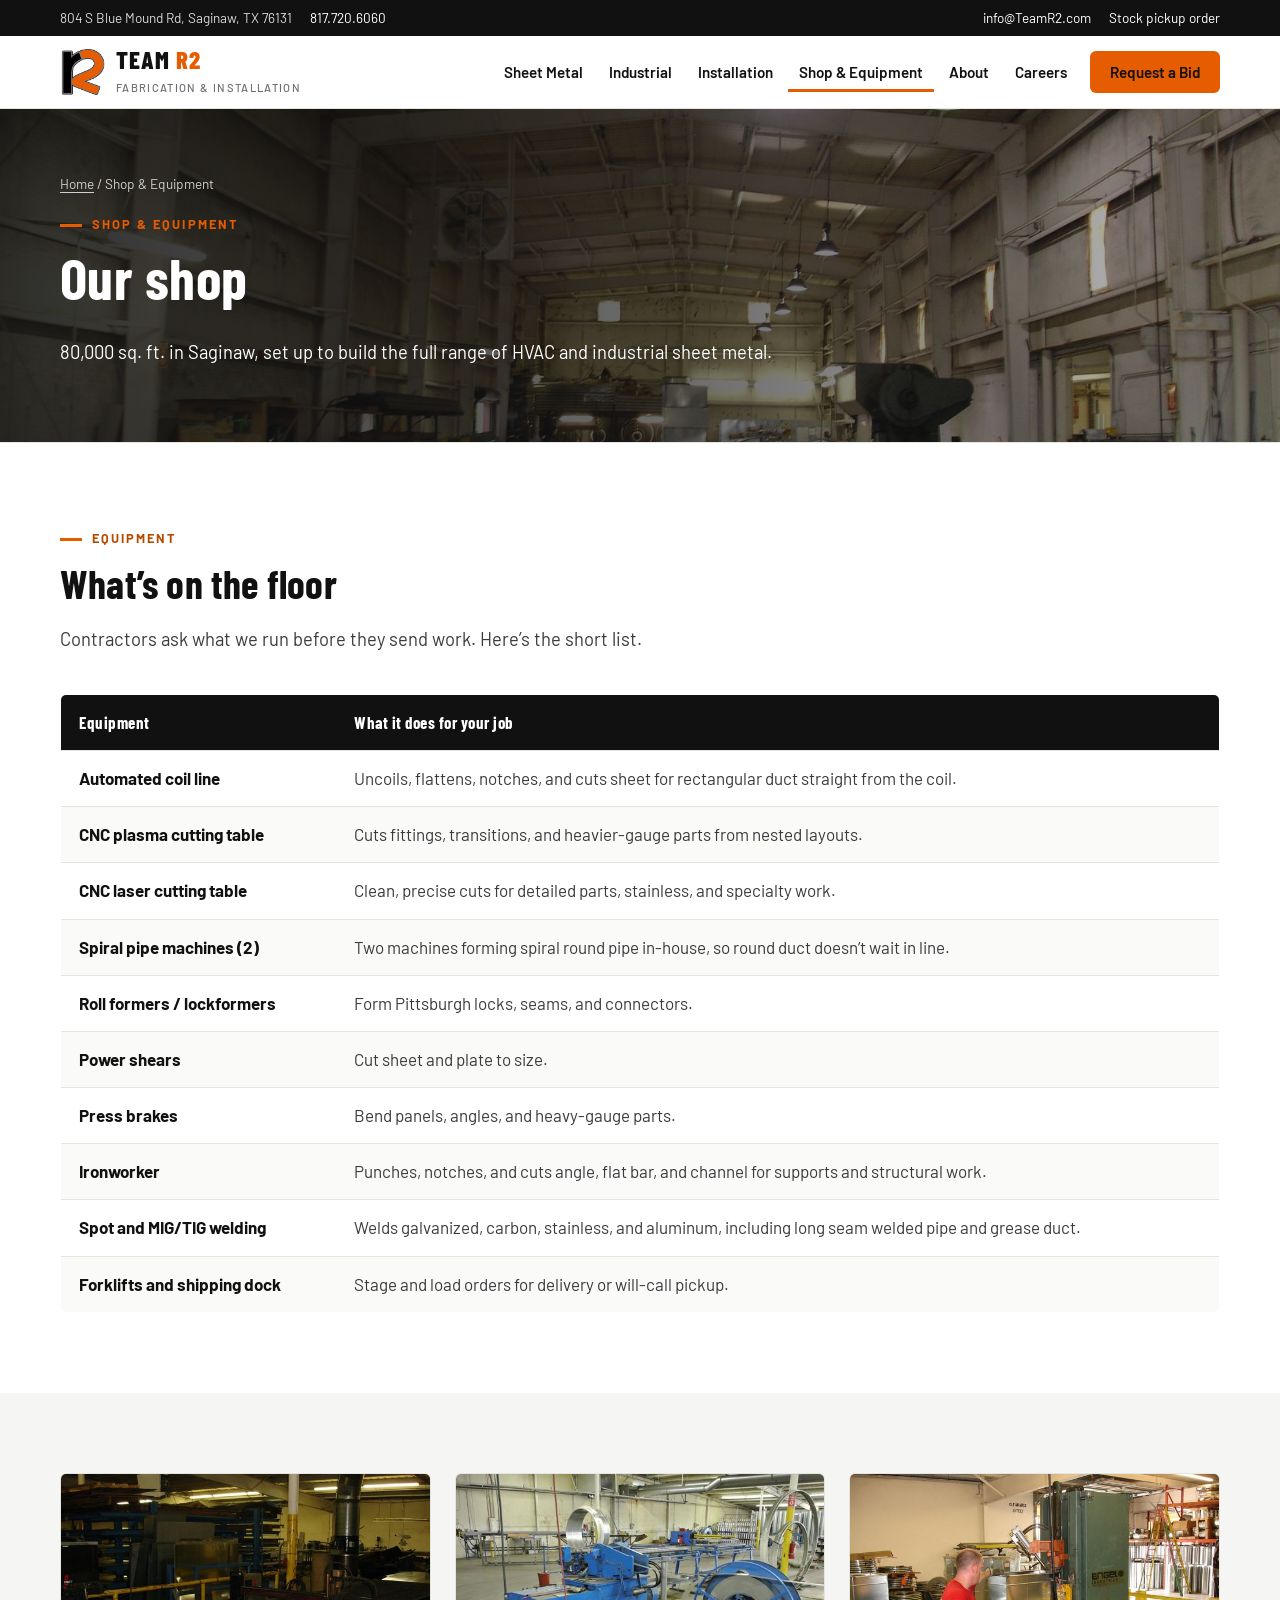
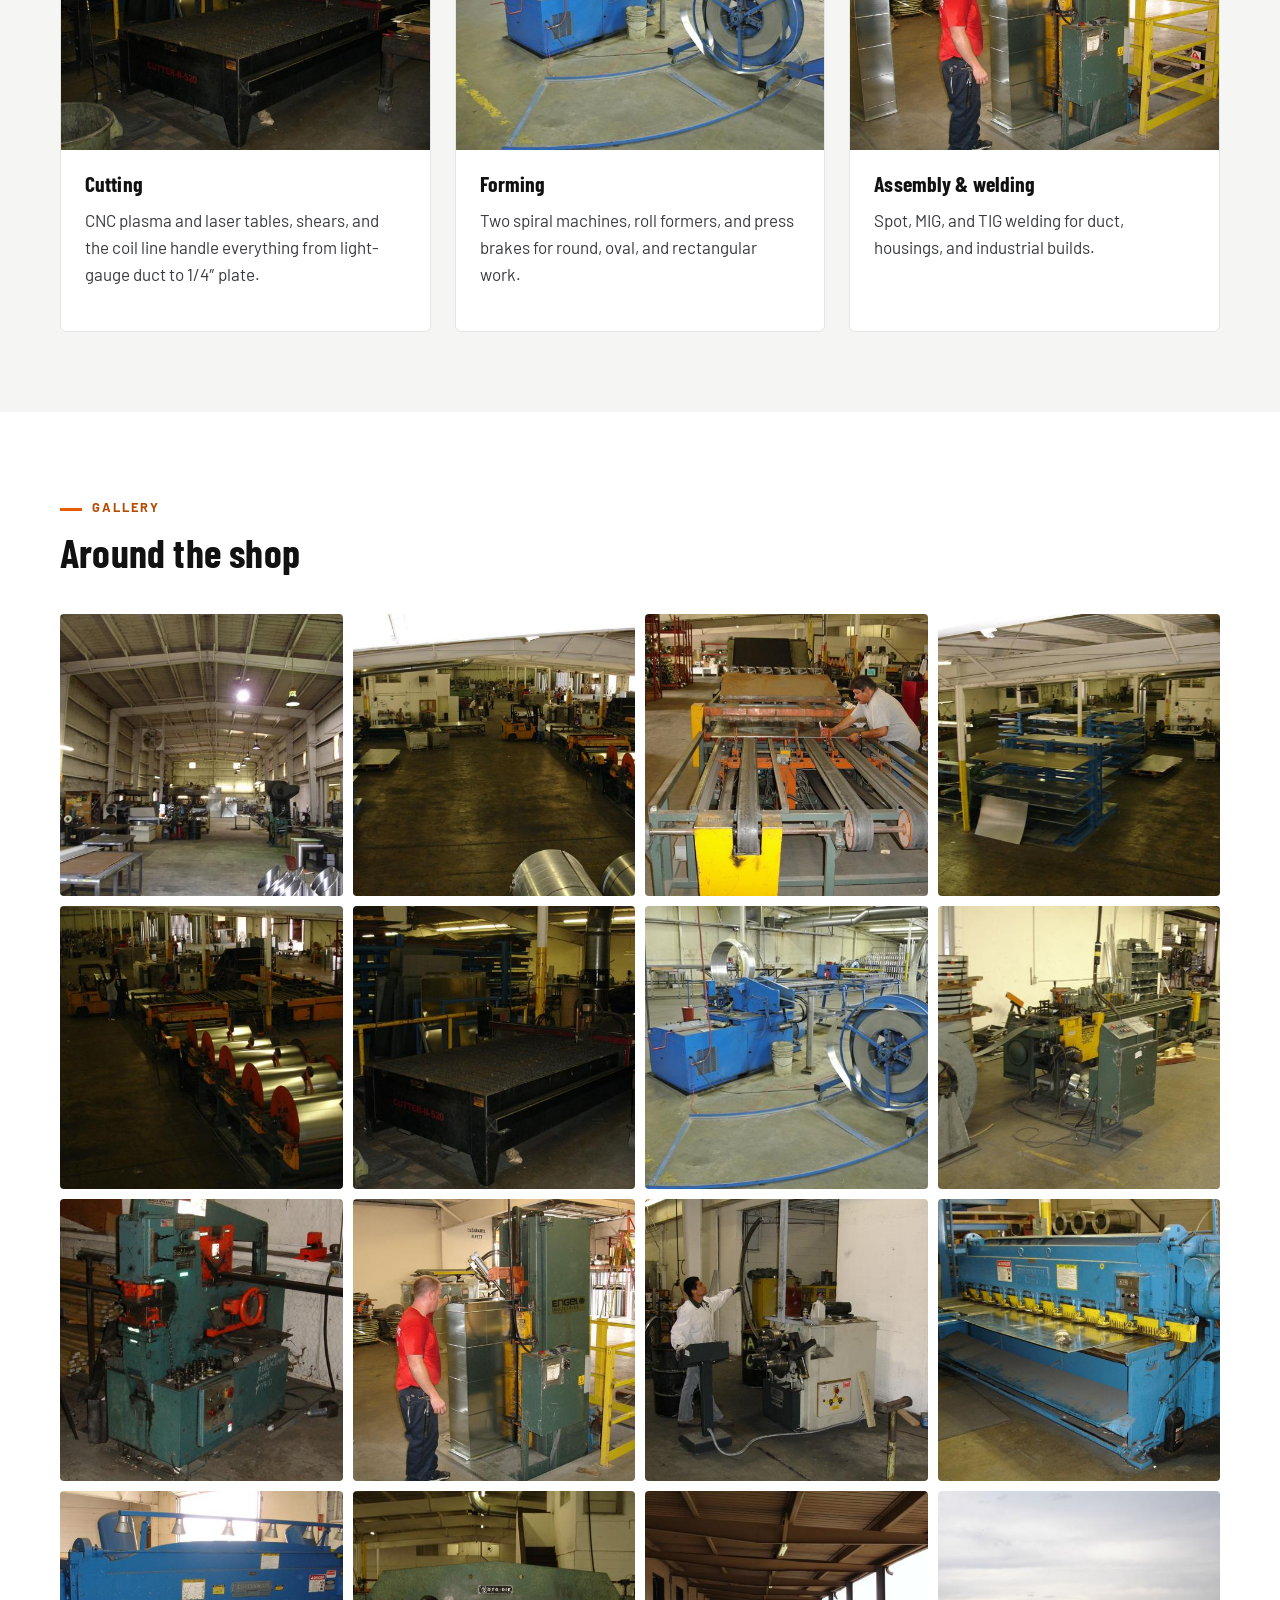
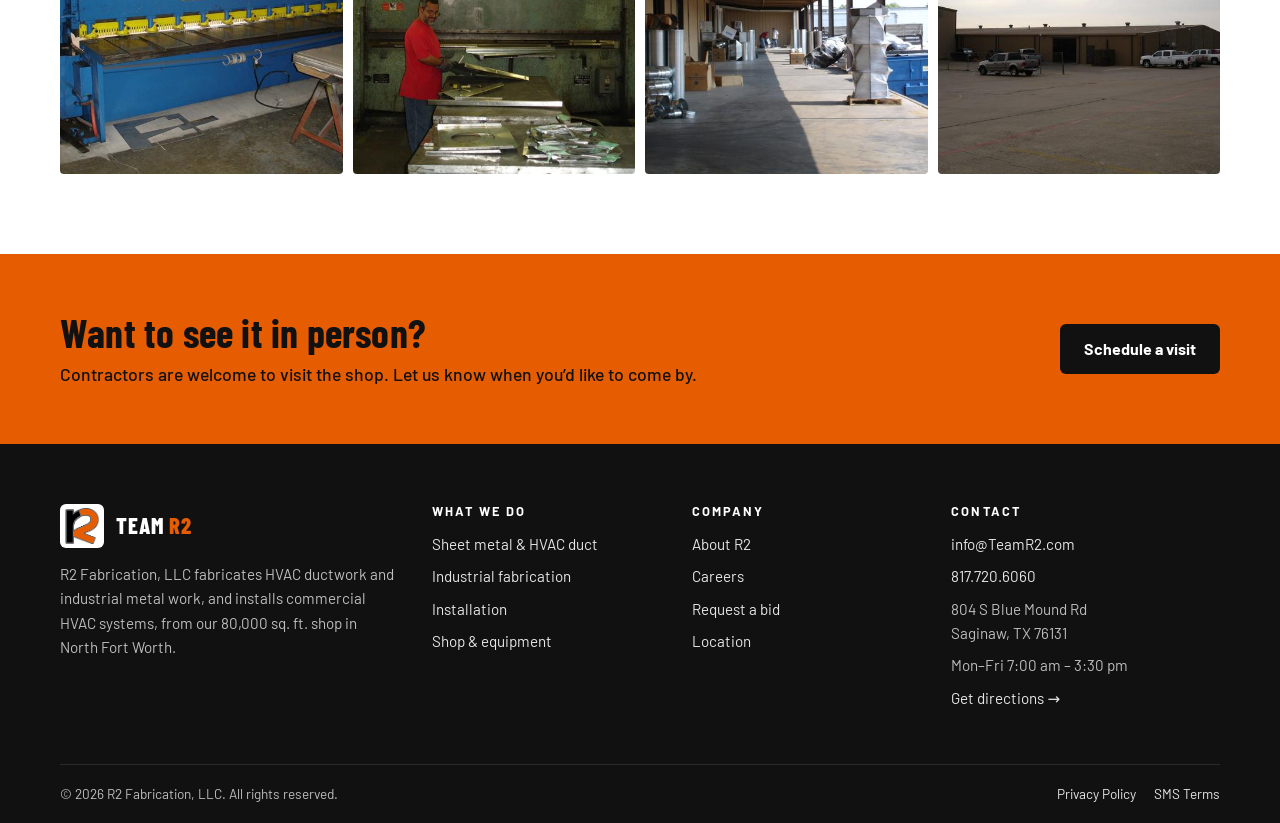
<file: equipment.html>
<!doctype html>
<html lang="en">
<head>
<meta charset="utf-8">
<meta name="viewport" content="width=device-width, initial-scale=1">
<title>Shop &amp; Equipment | Team R2 Fabrication | Saginaw, TX</title>
<meta name="description" content="Inside R2&#x27;s 80,000 sq. ft. fabrication shop in North Fort Worth: coil line, CNC plasma and laser cutting, two spiral machines, shears, press brakes, and more.">
<link rel="canonical" href="https://www.teamr2.com/equipment.html">
<meta property="og:type" content="website">
<meta property="og:title" content="Shop &amp; Equipment | Team R2 Fabrication | Saginaw, TX">
<meta property="og:description" content="Inside R2&#x27;s 80,000 sq. ft. fabrication shop in North Fort Worth: coil line, CNC plasma and laser cutting, two spiral machines, shears, press brakes, and more.">
<meta property="og:url" content="https://www.teamr2.com/equipment.html">
<meta property="og:image" content="https://www.teamr2.com/images/hero.jpg">
<meta name="theme-color" content="#E65C00">
<link rel="icon" type="image/png" sizes="32x32" href="images/icon-32.png">
<link rel="apple-touch-icon" href="images/icon-180.png">
<link rel="preconnect" href="https://fonts.googleapis.com">
<link rel="preconnect" href="https://fonts.gstatic.com" crossorigin>
<link href="https://fonts.googleapis.com/css2?family=Barlow:wght@400;500;600;700&family=Barlow+Condensed:wght@600;700;800&display=swap" rel="stylesheet">
<link rel="stylesheet" href="css/style.css">

</head>
<body>
<a class="skip" href="#main">Skip to content</a>
<div class="topbar">
  <div class="container">
    <div class="tb-left"><span>804 S Blue Mound Rd, Saginaw, TX 76131</span><a href="tel:+18177206060">817.720.6060</a></div>
    <div class="tb-right"><a href="mailto:info@TeamR2.com">info@TeamR2.com</a><a href="contact.html?type=pickup">Stock pickup order</a></div>
  </div>
</div>
<header class="site-header">
  <div class="container">
    <a class="brand" href="index.html" aria-label="Team R2 home">
      <img src="images/r2-logo.png" alt="" width="46" height="46">
      <span><span class="wordmark">TEAM <span>R2</span></span><span class="sub">Fabrication &amp; Installation</span></span>
    </a>
    <button class="nav-toggle" aria-expanded="false" aria-controls="site-nav" aria-label="Menu"><span></span><span></span><span></span></button>
    <nav class="nav" id="site-nav" aria-label="Main">
      <a href="fabrication-hvac.html">Sheet Metal</a>
<a href="fabrication-misc.html">Industrial</a>
<a href="installation-services.html">Installation</a>
<a href="equipment.html" aria-current="page">Shop & Equipment</a>
<a href="about.html">About</a>
<a href="careers.html">Careers</a>
      <a class="btn btn-primary" href="contact.html">Request a Bid</a>
    </nav>
  </div>
</header>
<main id="main">

<section class="page-hero has-img">
  <img src="images/full/31.jpg" alt="" fetchpriority="high">
  <div class="container">
    <div class="crumbs"><a href="index.html">Home</a> / Shop &amp; Equipment</div>
    <span class="eyebrow">Shop & equipment</span>
    <h1>Our shop</h1>
    <p class="lead">80,000 sq. ft. in Saginaw, set up to build the full range of HVAC and industrial sheet metal.</p>
    
  </div>
</section>
<section>
  <div class="container">
    <div class="section-head"><span class="eyebrow">Equipment</span><h2>What’s on the floor</h2>
      <p class="lead">Contractors ask what we run before they send work. Here’s the short list.</p></div>
    <!-- CONFIRM each row (machine type, count, and capacity) before publishing. Add a "Capacity" column when numbers are known. -->
    <div class="table-wrap">
    <table class="equip">
      <thead><tr><th>Equipment</th><th>What it does for your job</th></tr></thead>
      <tbody>
        <tr><td>Automated coil line</td><td>Uncoils, flattens, notches, and cuts sheet for rectangular duct straight from the coil.</td></tr>
        <tr><td>CNC plasma cutting table</td><td>Cuts fittings, transitions, and heavier-gauge parts from nested layouts.</td></tr>
        <tr><td>CNC laser cutting table</td><td>Clean, precise cuts for detailed parts, stainless, and specialty work.</td></tr>
        <tr><td>Spiral pipe machines (2)</td><td>Two machines forming spiral round pipe in-house, so round duct doesn’t wait in line.</td></tr>
        <tr><td>Roll formers / lockformers</td><td>Form Pittsburgh locks, seams, and connectors.</td></tr>
        <tr><td>Power shears</td><td>Cut sheet and plate to size.</td></tr>
        <tr><td>Press brakes</td><td>Bend panels, angles, and heavy-gauge parts.</td></tr>
        <tr><td>Ironworker</td><td>Punches, notches, and cuts angle, flat bar, and channel for supports and structural work.</td></tr>
        <tr><td>Spot and MIG/TIG welding</td><td>Welds galvanized, carbon, stainless, and aluminum, including long seam welded pipe and grease duct.</td></tr>
        <tr><td>Forklifts and shipping dock</td><td>Stage and load orders for delivery or will-call pickup.</td></tr>
      </tbody>
    </table>
    </div>
  </div>
</section>

<section class="section-alt">
  <div class="container">
    <div class="grid g3">
      <div class="card"><div class="card-img"><img src="images/thumb/21.jpg" alt="CNC plasma cutting table" loading="lazy"></div><div class="card-body"><h3>Cutting</h3><p>CNC plasma and laser tables, shears, and the coil line handle everything from light-gauge duct to 1/4″ plate.</p></div></div>
      <div class="card"><div class="card-img"><img src="images/thumb/41.jpg" alt="Spiral pipe machine" loading="lazy"></div><div class="card-body"><h3>Forming</h3><p>Two spiral machines, roll formers, and press brakes for round, oval, and rectangular work.</p></div></div>
      <div class="card"><div class="card-img"><img src="images/thumb/13.jpg" alt="Fabricator at spot welder" loading="lazy"></div><div class="card-body"><h3>Assembly &amp; welding</h3><p>Spot, MIG, and TIG welding for duct, housings, and industrial builds.</p></div></div>
    </div>
  </div>
</section>

<section>
  <div class="container">
    <div class="section-head"><span class="eyebrow">Gallery</span><h2>Around the shop</h2></div>
    <div class="gallery">
<a href="images/full/31.jpg"><img src="images/thumb/31.jpg" alt="Main shop bay" loading="lazy" width="640" height="480"></a>
<a href="images/full/09.jpg"><img src="images/thumb/09.jpg" alt="Duct lines" loading="lazy" width="640" height="480"></a>
<a href="images/full/32.jpg"><img src="images/thumb/32.jpg" alt="Coil line" loading="lazy" width="640" height="480"></a>
<a href="images/full/33.jpg"><img src="images/thumb/33.jpg" alt="Coil racks" loading="lazy" width="640" height="480"></a>
<a href="images/full/34.jpg"><img src="images/thumb/34.jpg" alt="Coil storage" loading="lazy" width="640" height="480"></a>
<a href="images/full/21.jpg"><img src="images/thumb/21.jpg" alt="CNC plasma" loading="lazy" width="640" height="480"></a>
<a href="images/full/41.jpg"><img src="images/thumb/41.jpg" alt="Spiral pipe machine" loading="lazy" width="640" height="480"></a>
<a href="images/full/28.jpg"><img src="images/thumb/28.jpg" alt="Roll former" loading="lazy" width="640" height="480"></a>
<a href="images/full/12.jpg"><img src="images/thumb/12.jpg" alt="Ironworker" loading="lazy" width="640" height="480"></a>
<a href="images/full/13.jpg"><img src="images/thumb/13.jpg" alt="Spot welder" loading="lazy" width="640" height="480"></a>
<a href="images/full/27.jpg"><img src="images/thumb/27.jpg" alt="Fabricator at work" loading="lazy" width="640" height="480"></a>
<a href="images/full/49.jpg"><img src="images/thumb/49.jpg" alt="Power shear" loading="lazy" width="640" height="480"></a>
<a href="images/full/62.jpg"><img src="images/thumb/62.jpg" alt="Power shear" loading="lazy" width="640" height="480"></a>
<a href="images/full/61.jpg"><img src="images/thumb/61.jpg" alt="Press brake" loading="lazy" width="640" height="480"></a>
<a href="images/full/06.jpg"><img src="images/thumb/06.jpg" alt="Loading dock and staging" loading="lazy" width="640" height="480"></a>
<a href="images/full/03.jpg"><img src="images/thumb/03.jpg" alt="Shop exterior" loading="lazy" width="640" height="480"></a>
</div>
  </div>
</section>

<section class="cta-band">
  <div class="container">
    <div><h2>Want to see it in person?</h2><p>Contractors are welcome to visit the shop. Let us know when you’d like to come by.</p></div>
    <div class="btn-row"><a class="btn btn-dark" href="contact.html?type=general">Schedule a visit</a></div>
  </div>
</section>

</main>
<footer class="site-footer">
  <div class="container">
    <div class="foot-grid">
      <div>
        <div class="foot-brand"><img src="images/r2-logo.png" alt="" width="44" height="44"><span class="wordmark">TEAM <span>R2</span></span></div>
        <p>R2 Fabrication, LLC fabricates HVAC ductwork and industrial metal work, and installs commercial HVAC systems, from our 80,000 sq. ft. shop in North Fort Worth.</p>
      </div>
      <div>
        <h4>What we do</h4>
        <ul>
          <li><a href="fabrication-hvac.html">Sheet metal &amp; HVAC duct</a></li>
          <li><a href="fabrication-misc.html">Industrial fabrication</a></li>
          <li><a href="installation-services.html">Installation</a></li>
          <li><a href="equipment.html">Shop &amp; equipment</a></li>
        </ul>
      </div>
      <div>
        <h4>Company</h4>
        <ul>
          <li><a href="about.html">About R2</a></li>
          <li><a href="careers.html">Careers</a></li>
          <li><a href="contact.html">Request a bid</a></li>
          <li><a href="contact.html#location">Location</a></li>
        </ul>
      </div>
      <div>
        <h4>Contact</h4>
        <ul>
          <li><a href="mailto:info@TeamR2.com">info@TeamR2.com</a></li>
          <li><a href="tel:+18177206060">817.720.6060</a></li>
          <li>804 S Blue Mound Rd<br>Saginaw, TX 76131</li>
          <li>Mon–Fri 7:00 am – 3:30 pm</li>
          <li><a href="https://maps.google.com/?q=804+South+Blue+Mound+Road+Saginaw+TX+76131" target="_blank" rel="noopener">Get directions →</a></li>
        </ul>
      </div>
    </div>
    <div class="foot-bottom">
      <span>© <span id="year">2026</span> R2 Fabrication, LLC. All rights reserved.</span>
      <span><a href="privacy-policy.html">Privacy Policy</a><a href="sms.html">SMS Terms</a></span>
    </div>
  </div>
</footer>
<script src="js/site.js" defer></script>
</body>
</html>
</file>
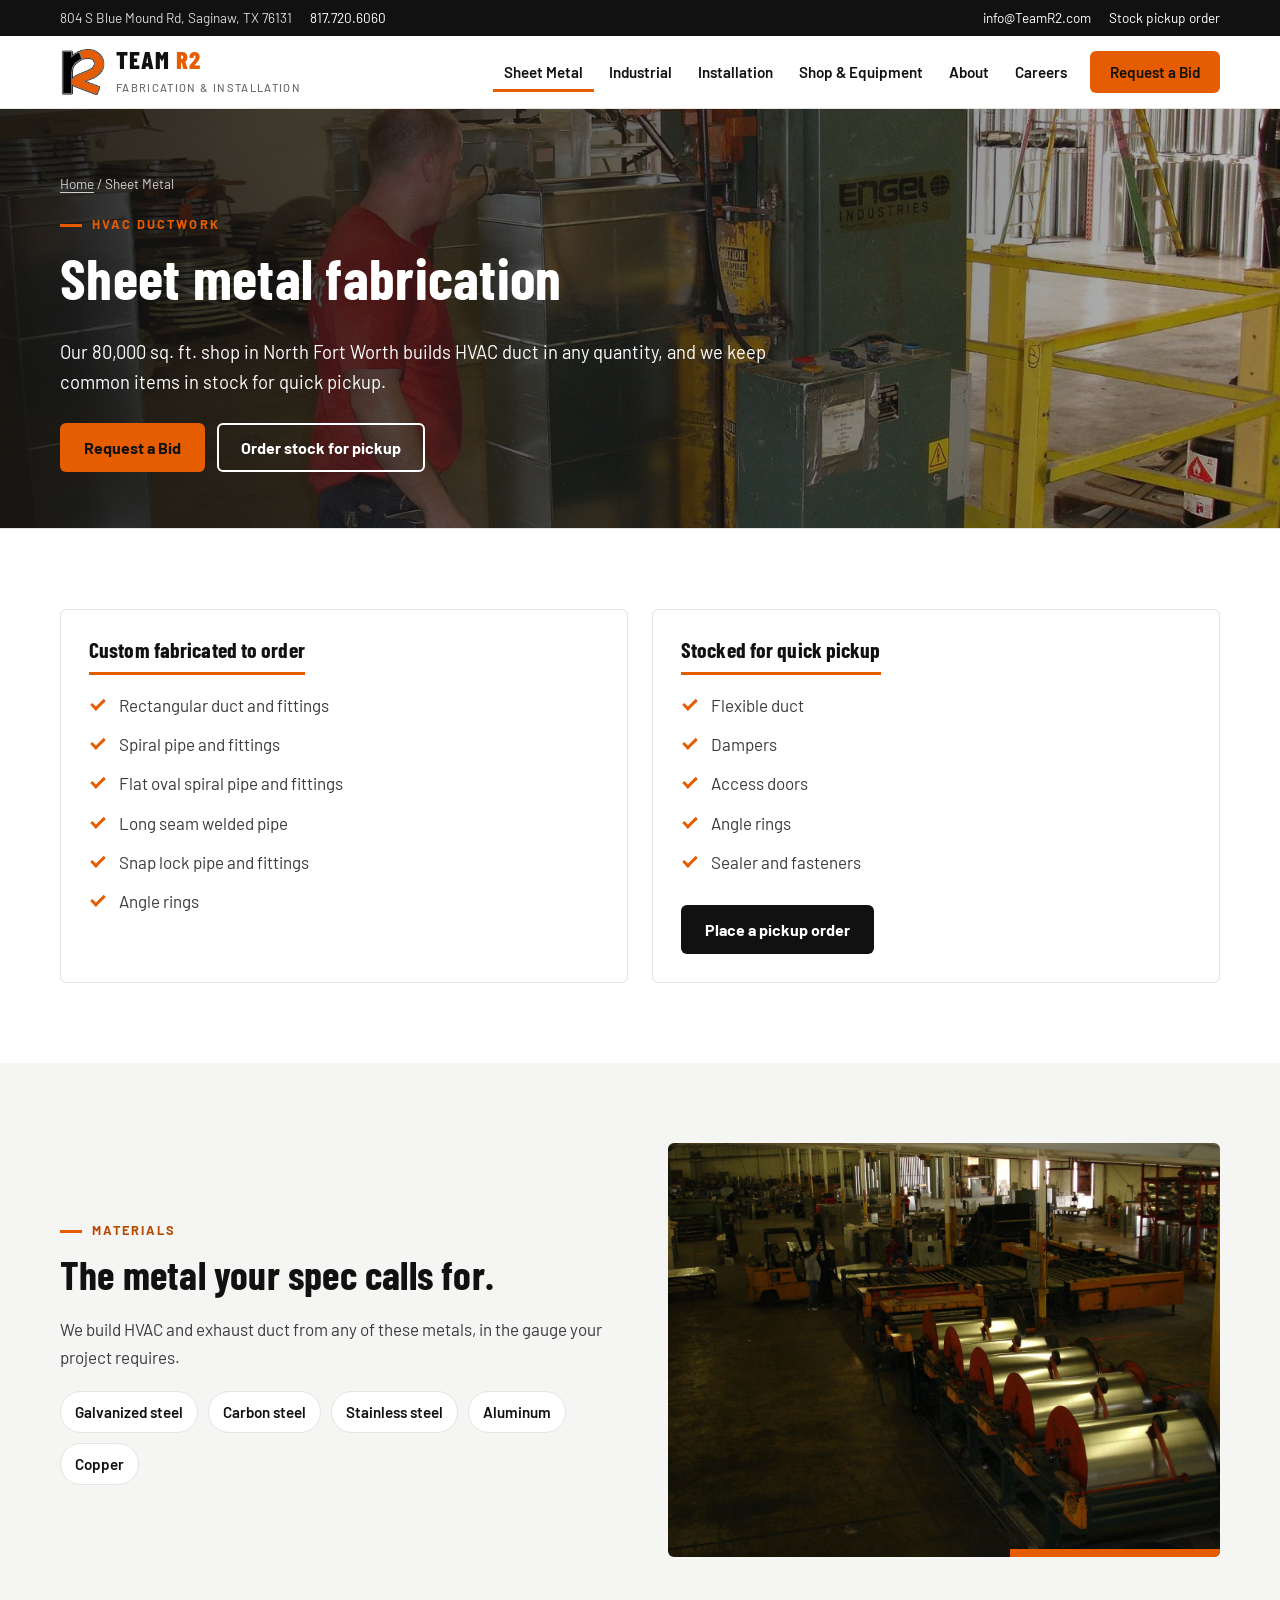
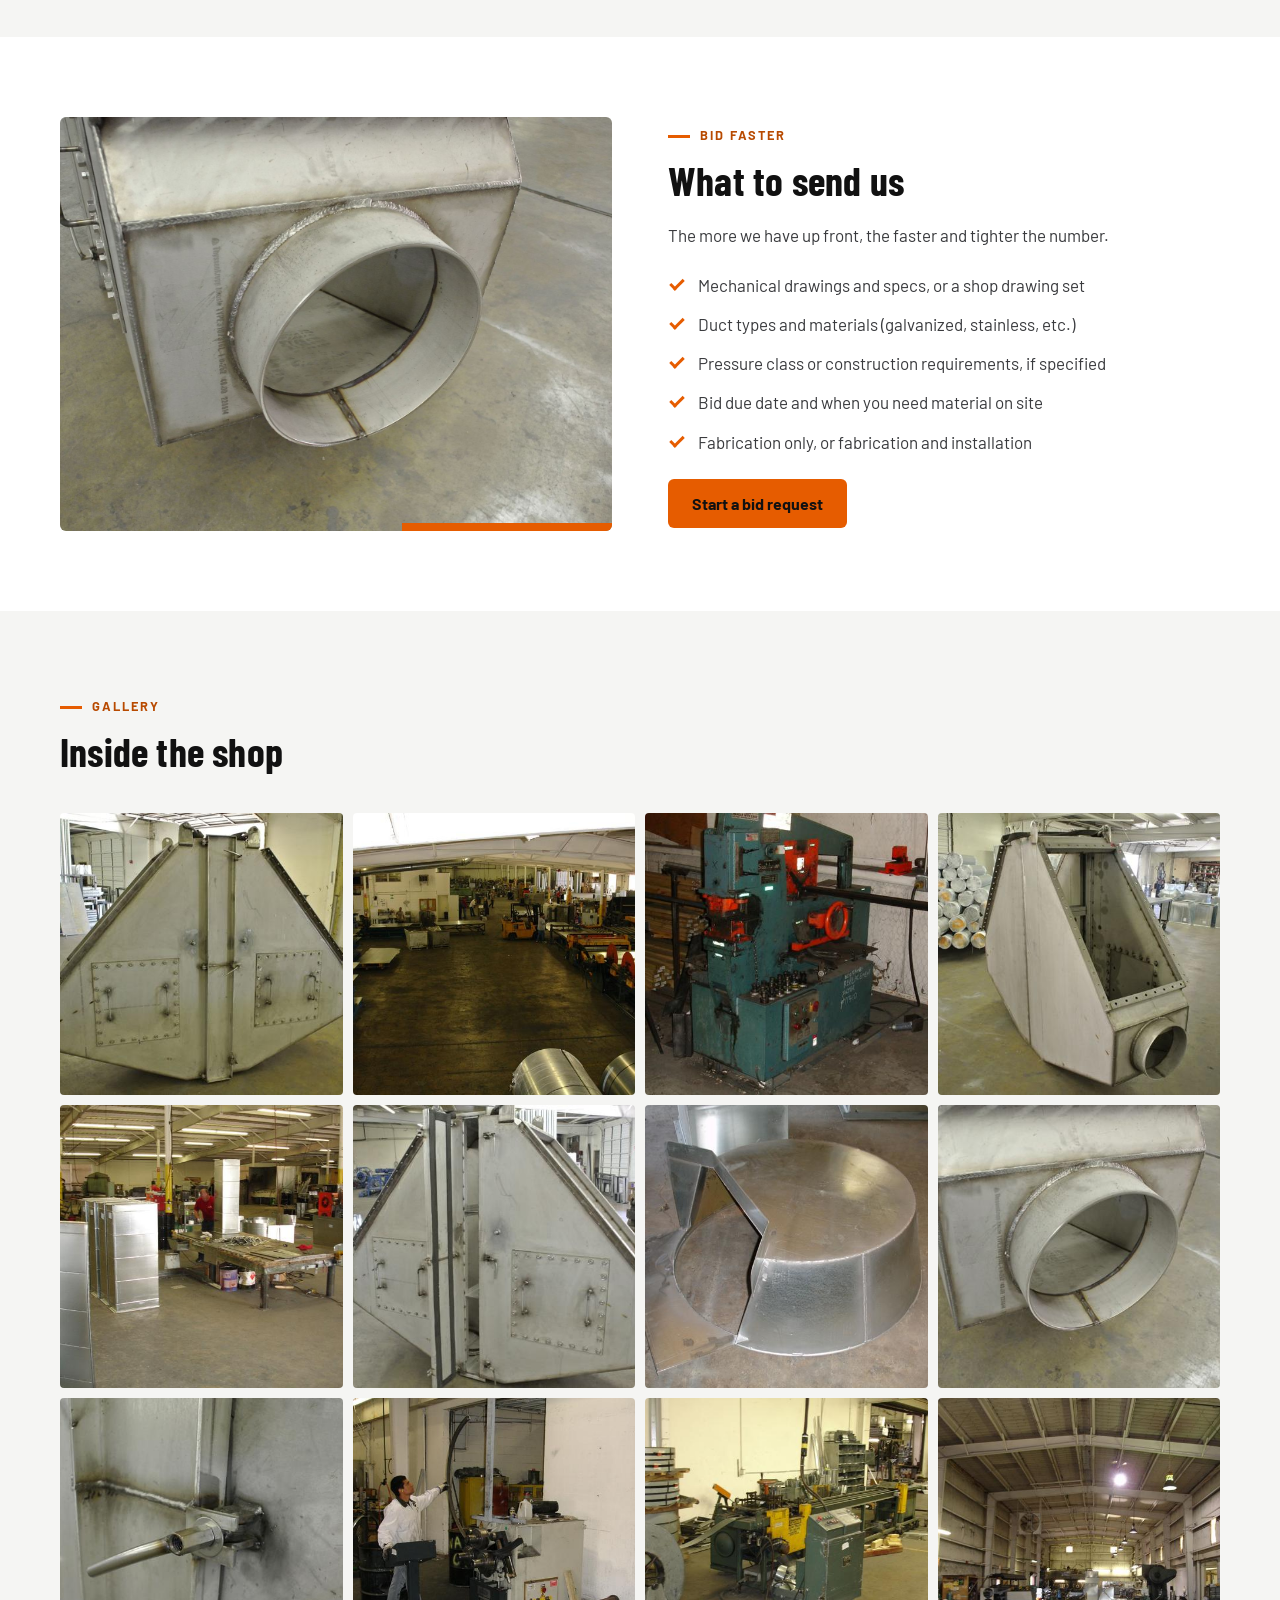
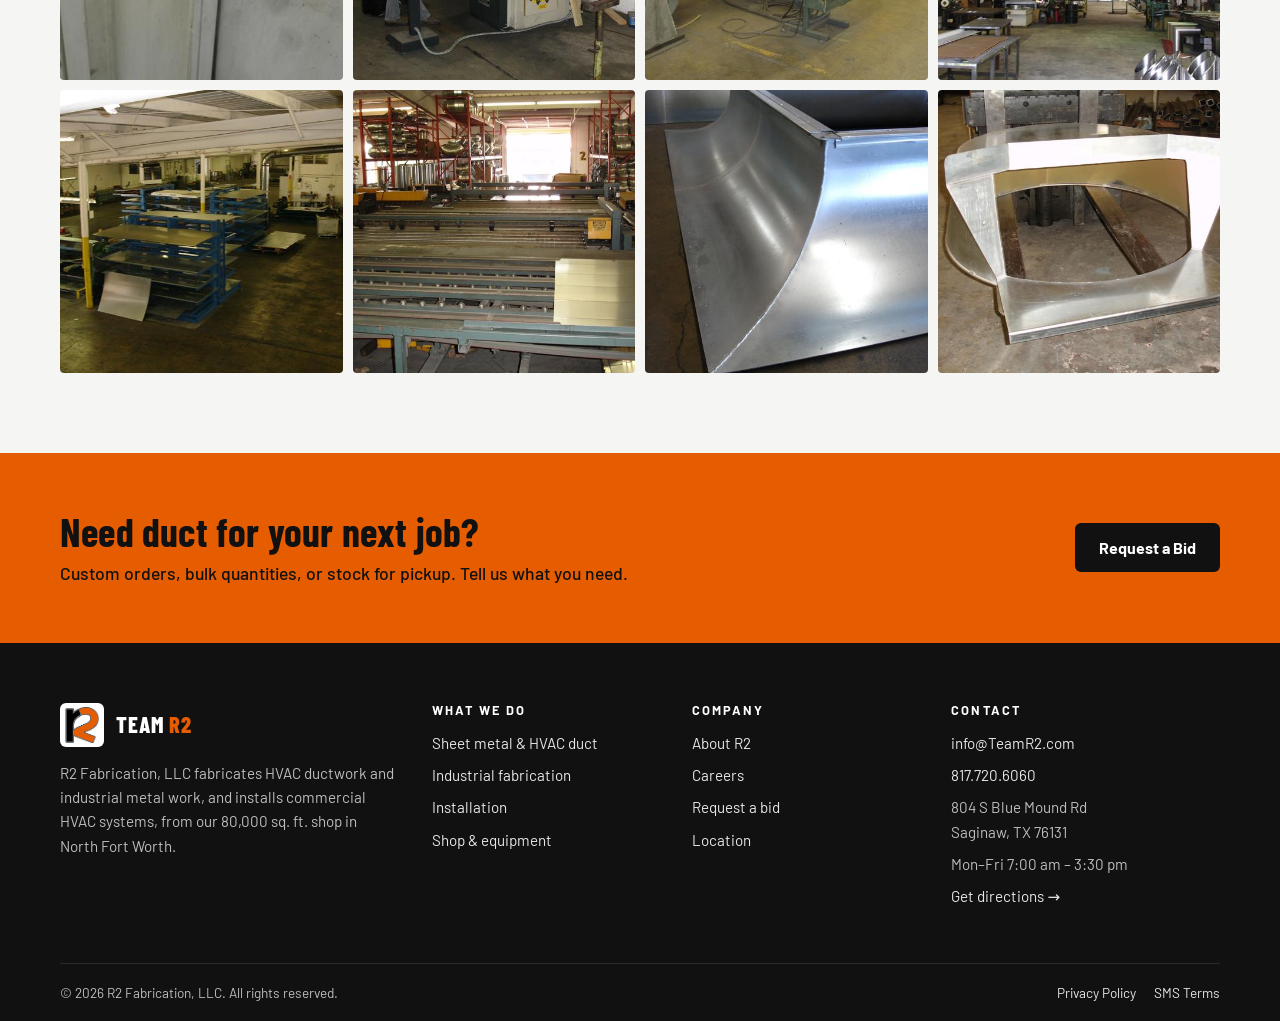
<file: fabrication-hvac.html>
<!doctype html>
<html lang="en">
<head>
<meta charset="utf-8">
<meta name="viewport" content="width=device-width, initial-scale=1">
<title>Sheet Metal &amp; HVAC Duct Fabrication | Rectangular, Spiral &amp; Oval | Team R2</title>
<meta name="description" content="Custom rectangular duct, spiral and flat oval pipe and fittings, snap lock, and angle rings, fabricated in Fort Worth, with stock items ready for pickup.">
<link rel="canonical" href="https://www.teamr2.com/fabrication-hvac.html">
<meta property="og:type" content="website">
<meta property="og:title" content="Sheet Metal &amp; HVAC Duct Fabrication | Rectangular, Spiral &amp; Oval | Team R2">
<meta property="og:description" content="Custom rectangular duct, spiral and flat oval pipe and fittings, snap lock, and angle rings, fabricated in Fort Worth, with stock items ready for pickup.">
<meta property="og:url" content="https://www.teamr2.com/fabrication-hvac.html">
<meta property="og:image" content="https://www.teamr2.com/images/hero.jpg">
<meta name="theme-color" content="#E65C00">
<link rel="icon" type="image/png" sizes="32x32" href="images/icon-32.png">
<link rel="apple-touch-icon" href="images/icon-180.png">
<link rel="preconnect" href="https://fonts.googleapis.com">
<link rel="preconnect" href="https://fonts.gstatic.com" crossorigin>
<link href="https://fonts.googleapis.com/css2?family=Barlow:wght@400;500;600;700&family=Barlow+Condensed:wght@600;700;800&display=swap" rel="stylesheet">
<link rel="stylesheet" href="css/style.css">

</head>
<body>
<a class="skip" href="#main">Skip to content</a>
<div class="topbar">
  <div class="container">
    <div class="tb-left"><span>804 S Blue Mound Rd, Saginaw, TX 76131</span><a href="tel:+18177206060">817.720.6060</a></div>
    <div class="tb-right"><a href="mailto:info@TeamR2.com">info@TeamR2.com</a><a href="contact.html?type=pickup">Stock pickup order</a></div>
  </div>
</div>
<header class="site-header">
  <div class="container">
    <a class="brand" href="index.html" aria-label="Team R2 home">
      <img src="images/r2-logo.png" alt="" width="46" height="46">
      <span><span class="wordmark">TEAM <span>R2</span></span><span class="sub">Fabrication &amp; Installation</span></span>
    </a>
    <button class="nav-toggle" aria-expanded="false" aria-controls="site-nav" aria-label="Menu"><span></span><span></span><span></span></button>
    <nav class="nav" id="site-nav" aria-label="Main">
      <a href="fabrication-hvac.html" aria-current="page">Sheet Metal</a>
<a href="fabrication-misc.html">Industrial</a>
<a href="installation-services.html">Installation</a>
<a href="equipment.html">Shop & Equipment</a>
<a href="about.html">About</a>
<a href="careers.html">Careers</a>
      <a class="btn btn-primary" href="contact.html">Request a Bid</a>
    </nav>
  </div>
</header>
<main id="main">

<section class="page-hero has-img">
  <img src="images/full/13.jpg" alt="" fetchpriority="high">
  <div class="container">
    <div class="crumbs"><a href="index.html">Home</a> / Sheet Metal</div>
    <span class="eyebrow">HVAC ductwork</span>
    <h1>Sheet metal fabrication</h1>
    <p class="lead">Our 80,000 sq. ft. shop in North Fort Worth builds HVAC duct in any quantity, and we keep common items in stock for quick pickup.</p>
    <div class="btn-row"><a class="btn btn-primary" href="contact.html">Request a Bid</a><a class="btn btn-outline" style="color:#fff;border-color:#fff" href="contact.html?type=pickup">Order stock for pickup</a></div>
  </div>
</section>
<section>
  <div class="container">
    <div class="grid g2">
      <div class="panel">
        <h3>Custom fabricated to order</h3>
        <ul class="checklist">
          <li>Rectangular duct and fittings</li>
          <li>Spiral pipe and fittings</li>
          <li>Flat oval spiral pipe and fittings</li>
          <li>Long seam welded pipe</li>
          <li>Snap lock pipe and fittings</li>
          <li>Angle rings</li>
        </ul>
      </div>
      <div class="panel">
        <h3>Stocked for quick pickup</h3>
        <ul class="checklist">
          <li>Flexible duct</li>
          <li>Dampers</li>
          <li>Access doors</li>
          <li>Angle rings</li>
          <li>Sealer and fasteners</li>
        </ul>
        <a class="btn btn-dark" href="contact.html?type=pickup" style="margin-top:6px">Place a pickup order</a>
      </div>
    </div>
  </div>
</section>

<section class="section-alt">
  <div class="container split">
    <div>
      <span class="eyebrow">Materials</span>
      <h2>The metal your spec calls for.</h2>
      <p>We build HVAC and exhaust duct from any of these metals, in the gauge your project requires.</p>
      <ul class="pill-list" style="margin-top:20px">
        <li>Galvanized steel</li><li>Carbon steel</li><li>Stainless steel</li><li>Aluminum</li><li>Copper</li>
      </ul>
      <!-- IDEA: add gauge/size ranges per product once confirmed (e.g. rectangular 26–10 ga, spiral diameter range) -->
    </div>
    <div class="split-img"><img src="images/full/34.jpg" alt="Coils of sheet metal staged on the shop floor" loading="lazy"></div>
  </div>
</section>

<section>
  <div class="container split flip">
    <div>
      <span class="eyebrow">Bid faster</span>
      <h2>What to send us</h2>
      <p>The more we have up front, the faster and tighter the number.</p>
      <ul class="checklist">
        <li>Mechanical drawings and specs, or a shop drawing set</li>
        <li>Duct types and materials (galvanized, stainless, etc.)</li>
        <li>Pressure class or construction requirements, if specified</li>
        <li>Bid due date and when you need material on site</li>
        <li>Fabrication only, or fabrication and installation</li>
      </ul>
      <a class="btn btn-primary" href="contact.html">Start a bid request</a>
    </div>
    <div class="split-img"><img src="images/full/20.jpg" alt="Rectangular-to-round duct transition" loading="lazy"></div>
  </div>
</section>

<section class="section-alt">
  <div class="container">
    <div class="section-head"><span class="eyebrow">Gallery</span><h2>Inside the shop</h2></div>
    <div class="gallery">
<a href="images/full/01.jpg"><img src="images/thumb/01.jpg" alt="Stainless housing with access doors" loading="lazy" width="640" height="480"></a>
<a href="images/full/09.jpg"><img src="images/thumb/09.jpg" alt="Duct fabrication area" loading="lazy" width="640" height="480"></a>
<a href="images/full/12.jpg"><img src="images/thumb/12.jpg" alt="Ironworker" loading="lazy" width="640" height="480"></a>
<a href="images/full/14.jpg"><img src="images/thumb/14.jpg" alt="Transition plenum" loading="lazy" width="640" height="480"></a>
<a href="images/full/15.jpg"><img src="images/thumb/15.jpg" alt="Duct assembly" loading="lazy" width="640" height="480"></a>
<a href="images/full/16.jpg"><img src="images/thumb/16.jpg" alt="Fabricated plenum" loading="lazy" width="640" height="480"></a>
<a href="images/full/17.jpg"><img src="images/thumb/17.jpg" alt="Round fitting" loading="lazy" width="640" height="480"></a>
<a href="images/full/20.jpg"><img src="images/thumb/20.jpg" alt="Rectangular-to-round transition" loading="lazy" width="640" height="480"></a>
<a href="images/full/25.jpg"><img src="images/thumb/25.jpg" alt="Duct with test port" loading="lazy" width="640" height="480"></a>
<a href="images/full/27.jpg"><img src="images/thumb/27.jpg" alt="Fabricator at machine" loading="lazy" width="640" height="480"></a>
<a href="images/full/28.jpg"><img src="images/thumb/28.jpg" alt="Roll forming line" loading="lazy" width="640" height="480"></a>
<a href="images/full/31.jpg"><img src="images/thumb/31.jpg" alt="Shop interior" loading="lazy" width="640" height="480"></a>
<a href="images/full/33.jpg"><img src="images/thumb/33.jpg" alt="Coil racks" loading="lazy" width="640" height="480"></a>
<a href="images/full/36.jpg"><img src="images/thumb/36.jpg" alt="Duct roller line" loading="lazy" width="640" height="480"></a>
<a href="images/full/45.jpg"><img src="images/thumb/45.jpg" alt="Curved duct panel" loading="lazy" width="640" height="480"></a>
<a href="images/full/53.jpg"><img src="images/thumb/53.jpg" alt="Custom transition fitting" loading="lazy" width="640" height="480"></a>
</div>
  </div>
</section>

<section class="cta-band">
  <div class="container">
    <div><h2>Need duct for your next job?</h2><p>Custom orders, bulk quantities, or stock for pickup. Tell us what you need.</p></div>
    <div class="btn-row"><a class="btn btn-dark" href="contact.html">Request a Bid</a></div>
  </div>
</section>

</main>
<footer class="site-footer">
  <div class="container">
    <div class="foot-grid">
      <div>
        <div class="foot-brand"><img src="images/r2-logo.png" alt="" width="44" height="44"><span class="wordmark">TEAM <span>R2</span></span></div>
        <p>R2 Fabrication, LLC fabricates HVAC ductwork and industrial metal work, and installs commercial HVAC systems, from our 80,000 sq. ft. shop in North Fort Worth.</p>
      </div>
      <div>
        <h4>What we do</h4>
        <ul>
          <li><a href="fabrication-hvac.html">Sheet metal &amp; HVAC duct</a></li>
          <li><a href="fabrication-misc.html">Industrial fabrication</a></li>
          <li><a href="installation-services.html">Installation</a></li>
          <li><a href="equipment.html">Shop &amp; equipment</a></li>
        </ul>
      </div>
      <div>
        <h4>Company</h4>
        <ul>
          <li><a href="about.html">About R2</a></li>
          <li><a href="careers.html">Careers</a></li>
          <li><a href="contact.html">Request a bid</a></li>
          <li><a href="contact.html#location">Location</a></li>
        </ul>
      </div>
      <div>
        <h4>Contact</h4>
        <ul>
          <li><a href="mailto:info@TeamR2.com">info@TeamR2.com</a></li>
          <li><a href="tel:+18177206060">817.720.6060</a></li>
          <li>804 S Blue Mound Rd<br>Saginaw, TX 76131</li>
          <li>Mon–Fri 7:00 am – 3:30 pm</li>
          <li><a href="https://maps.google.com/?q=804+South+Blue+Mound+Road+Saginaw+TX+76131" target="_blank" rel="noopener">Get directions →</a></li>
        </ul>
      </div>
    </div>
    <div class="foot-bottom">
      <span>© <span id="year">2026</span> R2 Fabrication, LLC. All rights reserved.</span>
      <span><a href="privacy-policy.html">Privacy Policy</a><a href="sms.html">SMS Terms</a></span>
    </div>
  </div>
</footer>
<script src="js/site.js" defer></script>
</body>
</html>
</file>
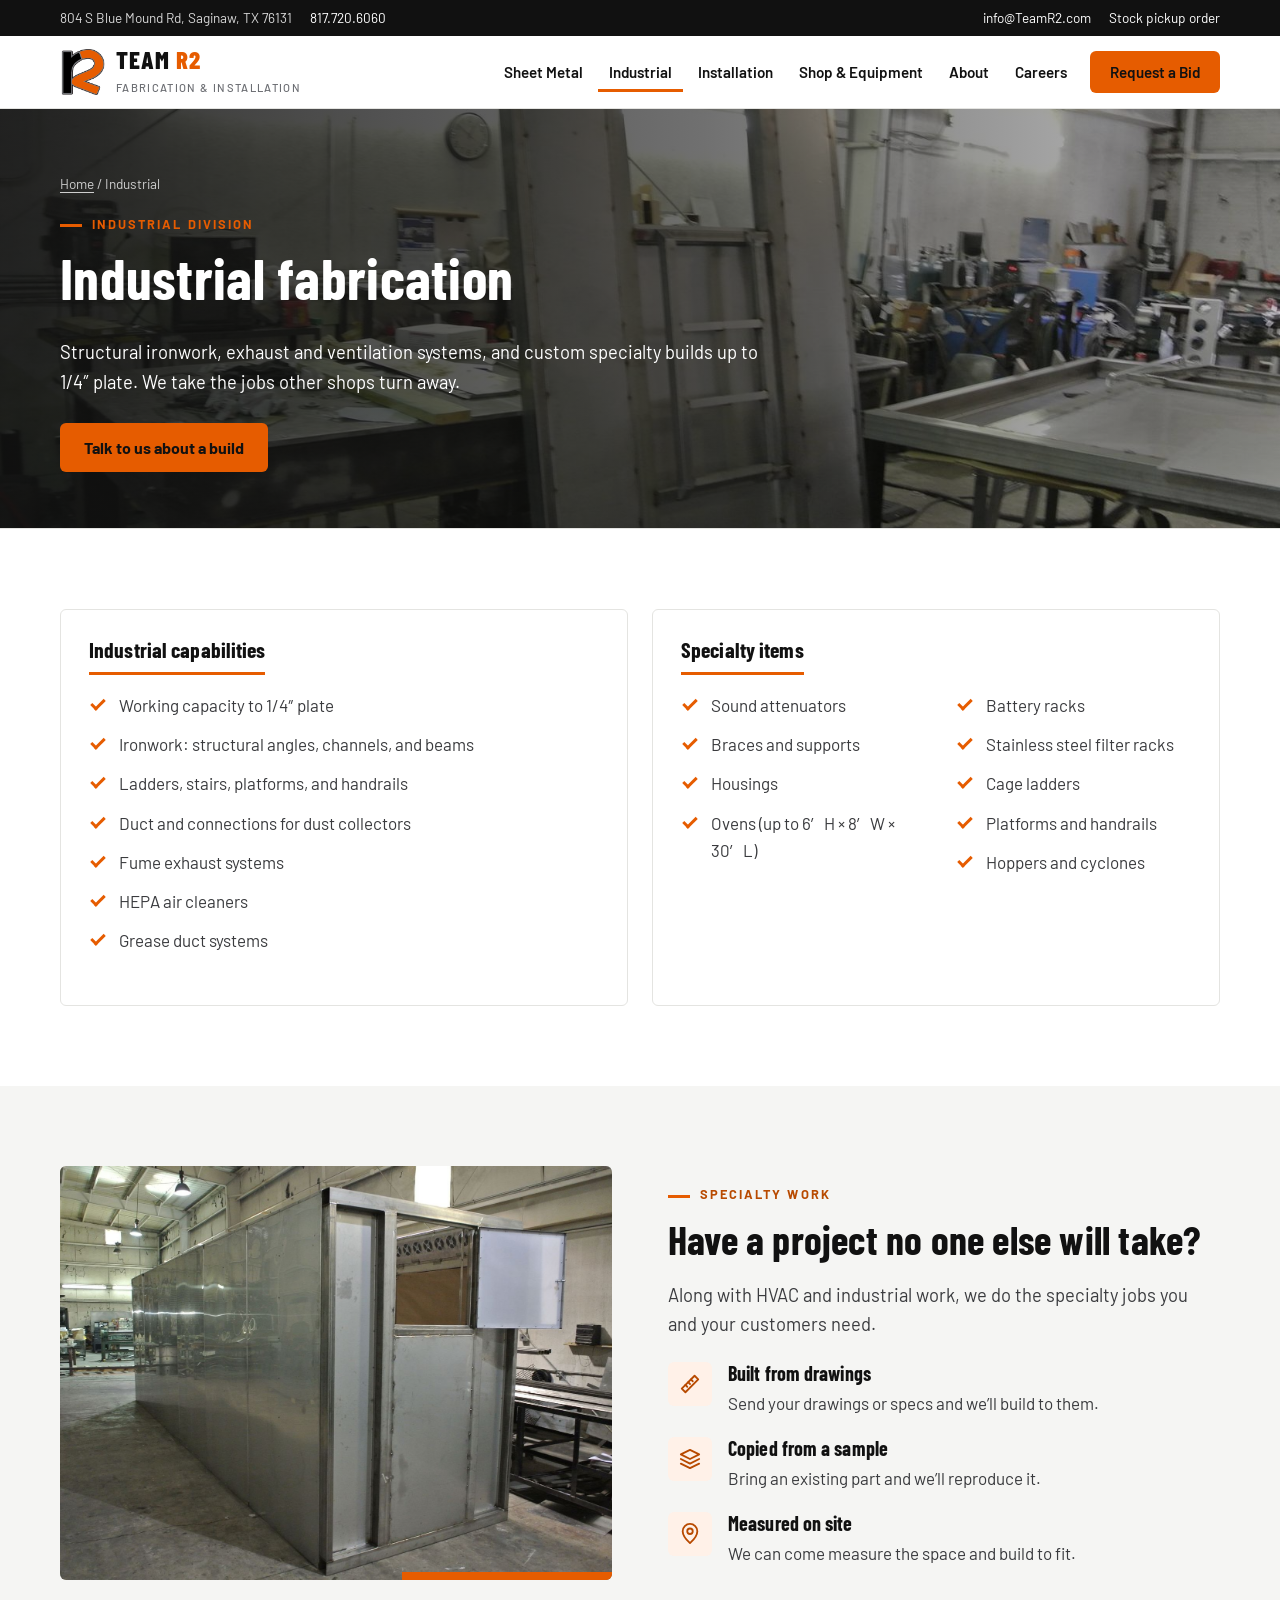
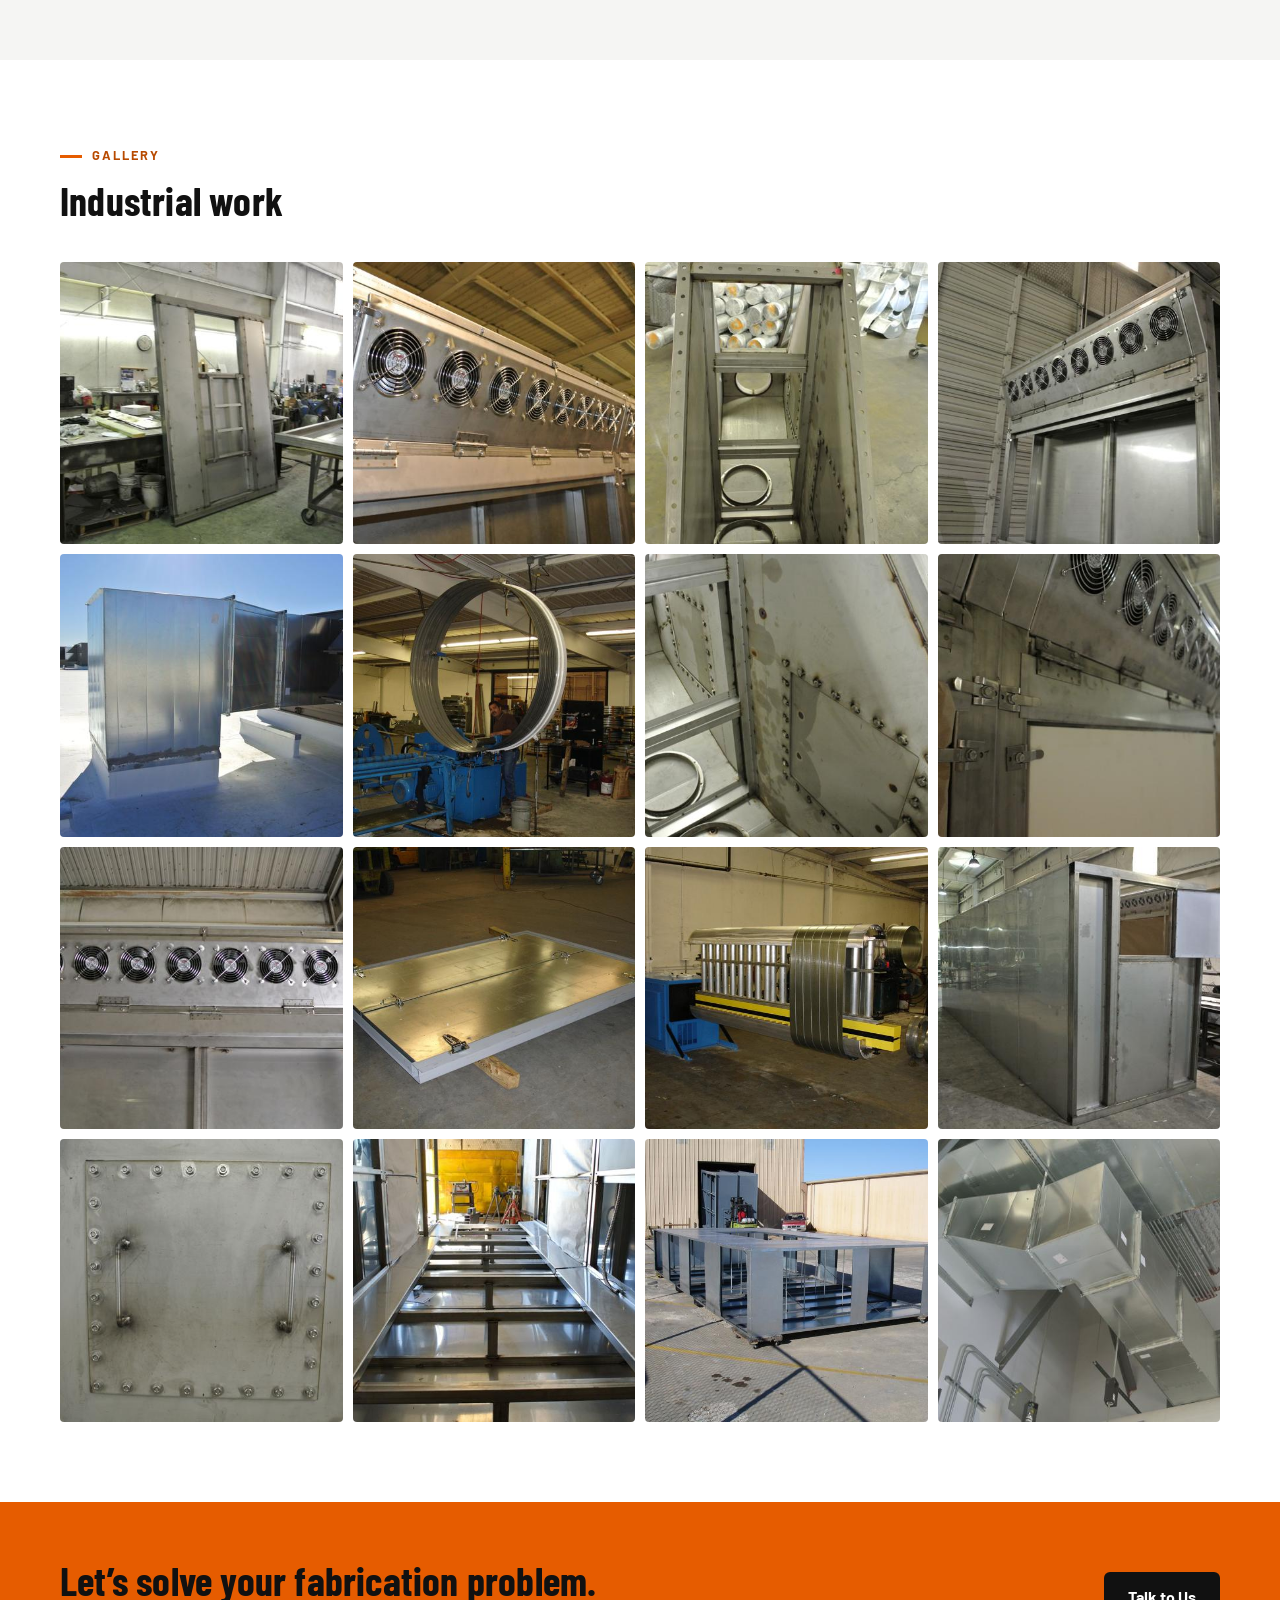
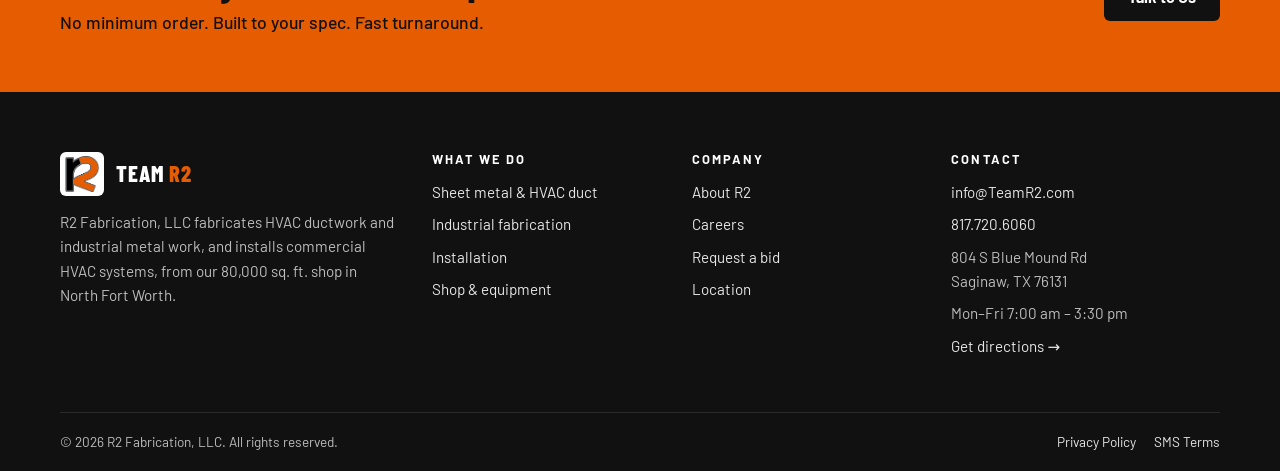
<file: fabrication-misc.html>
<!doctype html>
<html lang="en">
<head>
<meta charset="utf-8">
<meta name="viewport" content="width=device-width, initial-scale=1">
<title>Industrial Metal Fabrication | Exhaust, Ironwork &amp; Specialty Builds | Team R2</title>
<meta name="description" content="Industrial fabrication up to 1/4 inch plate: dust collector duct, fume and grease exhaust, platforms, handrails, housings, hoppers, cyclones, and ovens.">
<link rel="canonical" href="https://www.teamr2.com/fabrication-misc.html">
<meta property="og:type" content="website">
<meta property="og:title" content="Industrial Metal Fabrication | Exhaust, Ironwork &amp; Specialty Builds | Team R2">
<meta property="og:description" content="Industrial fabrication up to 1/4 inch plate: dust collector duct, fume and grease exhaust, platforms, handrails, housings, hoppers, cyclones, and ovens.">
<meta property="og:url" content="https://www.teamr2.com/fabrication-misc.html">
<meta property="og:image" content="https://www.teamr2.com/images/hero.jpg">
<meta name="theme-color" content="#E65C00">
<link rel="icon" type="image/png" sizes="32x32" href="images/icon-32.png">
<link rel="apple-touch-icon" href="images/icon-180.png">
<link rel="preconnect" href="https://fonts.googleapis.com">
<link rel="preconnect" href="https://fonts.gstatic.com" crossorigin>
<link href="https://fonts.googleapis.com/css2?family=Barlow:wght@400;500;600;700&family=Barlow+Condensed:wght@600;700;800&display=swap" rel="stylesheet">
<link rel="stylesheet" href="css/style.css">

</head>
<body>
<a class="skip" href="#main">Skip to content</a>
<div class="topbar">
  <div class="container">
    <div class="tb-left"><span>804 S Blue Mound Rd, Saginaw, TX 76131</span><a href="tel:+18177206060">817.720.6060</a></div>
    <div class="tb-right"><a href="mailto:info@TeamR2.com">info@TeamR2.com</a><a href="contact.html?type=pickup">Stock pickup order</a></div>
  </div>
</div>
<header class="site-header">
  <div class="container">
    <a class="brand" href="index.html" aria-label="Team R2 home">
      <img src="images/r2-logo.png" alt="" width="46" height="46">
      <span><span class="wordmark">TEAM <span>R2</span></span><span class="sub">Fabrication &amp; Installation</span></span>
    </a>
    <button class="nav-toggle" aria-expanded="false" aria-controls="site-nav" aria-label="Menu"><span></span><span></span><span></span></button>
    <nav class="nav" id="site-nav" aria-label="Main">
      <a href="fabrication-hvac.html">Sheet Metal</a>
<a href="fabrication-misc.html" aria-current="page">Industrial</a>
<a href="installation-services.html">Installation</a>
<a href="equipment.html">Shop & Equipment</a>
<a href="about.html">About</a>
<a href="careers.html">Careers</a>
      <a class="btn btn-primary" href="contact.html">Request a Bid</a>
    </nav>
  </div>
</header>
<main id="main">

<section class="page-hero has-img">
  <img src="images/full/30.jpg" alt="" fetchpriority="high">
  <div class="container">
    <div class="crumbs"><a href="index.html">Home</a> / Industrial</div>
    <span class="eyebrow">Industrial division</span>
    <h1>Industrial fabrication</h1>
    <p class="lead">Structural ironwork, exhaust and ventilation systems, and custom specialty builds up to 1/4″ plate. We take the jobs other shops turn away.</p>
    <div class="btn-row"><a class="btn btn-primary" href="contact.html?type=industrial">Talk to us about a build</a></div>
  </div>
</section>
<section>
  <div class="container">
    <div class="grid g2">
      <div class="panel">
        <h3>Industrial capabilities</h3>
        <ul class="checklist">
          <li>Working capacity to 1/4″ plate</li>
          <li>Ironwork: structural angles, channels, and beams</li>
          <li>Ladders, stairs, platforms, and handrails</li>
          <li>Duct and connections for dust collectors</li>
          <li>Fume exhaust systems</li>
          <li>HEPA air cleaners</li>
          <li>Grease duct systems</li>
        </ul>
      </div>
      <div class="panel">
        <h3>Specialty items</h3>
        <ul class="checklist cols-2">
          <li>Sound attenuators</li>
          <li>Braces and supports</li>
          <li>Housings</li>
          <li>Ovens (up to 6′ H × 8′ W × 30′ L)</li>
          <li>Battery racks</li>
          <li>Stainless steel filter racks</li>
          <li>Cage ladders</li>
          <li>Platforms and handrails</li>
          <li>Hoppers and cyclones</li>
        </ul>
      </div>
    </div>
  </div>
</section>

<section class="section-alt">
  <div class="container split">
    <div class="split-img"><img src="images/full/54.jpg" alt="Large custom steel enclosure" loading="lazy"></div>
    <div>
      <span class="eyebrow">Specialty work</span>
      <h2>Have a project no one else will take?</h2>
      <p class="lead">Along with HVAC and industrial work, we do the specialty jobs you and your customers need.</p>
      <div class="grid" style="gap:20px;margin-top:22px">
        <div class="feature"><div class="ico"><svg viewBox="0 0 24 24"><path d="M3 17 17 3l4 4L7 21l-4-4z"/><path d="m7 13 2 2M10 10l2 2M13 7l2 2"/></svg></div><div><h3>Built from drawings</h3><p>Send your drawings or specs and we’ll build to them.</p></div></div>
        <div class="feature"><div class="ico"><svg viewBox="0 0 24 24"><path d="m12 2 10 5-10 5L2 7l10-5z"/><path d="m2 17 10 5 10-5"/><path d="m2 12 10 5 10-5"/></svg></div><div><h3>Copied from a sample</h3><p>Bring an existing part and we’ll reproduce it.</p></div></div>
        <div class="feature"><div class="ico"><svg viewBox="0 0 24 24"><path d="M12 22s8-7.2 8-13a8 8 0 1 0-16 0c0 5.8 8 13 8 13z"/><circle cx="12" cy="9" r="3"/></svg></div><div><h3>Measured on site</h3><p>We can come measure the space and build to fit.</p></div></div>
      </div>
    </div>
  </div>
</section>

<section>
  <div class="container">
    <div class="section-head"><span class="eyebrow">Gallery</span><h2>Industrial work</h2></div>
    <div class="gallery">
<a href="images/full/30.jpg"><img src="images/thumb/30.jpg" alt="Industrial fabrication bay" loading="lazy" width="640" height="480"></a>
<a href="images/full/22.jpg"><img src="images/thumb/22.jpg" alt="Housing with fan array" loading="lazy" width="640" height="480"></a>
<a href="images/full/24.jpg"><img src="images/thumb/24.jpg" alt="Stainless filter housing" loading="lazy" width="640" height="480"></a>
<a href="images/full/35.jpg"><img src="images/thumb/35.jpg" alt="Air cleaner enclosure" loading="lazy" width="640" height="480"></a>
<a href="images/full/37.jpg"><img src="images/thumb/37.jpg" alt="Rooftop equipment housing" loading="lazy" width="640" height="480"></a>
<a href="images/full/38.jpg"><img src="images/thumb/38.jpg" alt="Large-diameter ring" loading="lazy" width="640" height="480"></a>
<a href="images/full/46.jpg"><img src="images/thumb/46.jpg" alt="Stainless housing interior" loading="lazy" width="640" height="480"></a>
<a href="images/full/47.jpg"><img src="images/thumb/47.jpg" alt="Fan housing" loading="lazy" width="640" height="480"></a>
<a href="images/full/48.jpg"><img src="images/thumb/48.jpg" alt="Fan array enclosure" loading="lazy" width="640" height="480"></a>
<a href="images/full/51.jpg"><img src="images/thumb/51.jpg" alt="Fabricated panel" loading="lazy" width="640" height="480"></a>
<a href="images/full/52.jpg"><img src="images/thumb/52.jpg" alt="Steel framing" loading="lazy" width="640" height="480"></a>
<a href="images/full/54.jpg"><img src="images/thumb/54.jpg" alt="Custom steel enclosure" loading="lazy" width="640" height="480"></a>
<a href="images/full/55.jpg"><img src="images/thumb/55.jpg" alt="Bolted access panel" loading="lazy" width="640" height="480"></a>
<a href="images/full/58.jpg"><img src="images/thumb/58.jpg" alt="Steel frame assembly" loading="lazy" width="640" height="480"></a>
<a href="images/full/59.jpg"><img src="images/thumb/59.jpg" alt="Painted platform frame" loading="lazy" width="640" height="480"></a>
<a href="images/full/43.jpg"><img src="images/thumb/43.jpg" alt="Duct and structural steel" loading="lazy" width="640" height="480"></a>
</div>
  </div>
</section>

<section class="cta-band">
  <div class="container">
    <div><h2>Let’s solve your fabrication problem.</h2><p>No minimum order. Built to your spec. Fast turnaround.</p></div>
    <div class="btn-row"><a class="btn btn-dark" href="contact.html?type=industrial">Talk to Us</a></div>
  </div>
</section>

</main>
<footer class="site-footer">
  <div class="container">
    <div class="foot-grid">
      <div>
        <div class="foot-brand"><img src="images/r2-logo.png" alt="" width="44" height="44"><span class="wordmark">TEAM <span>R2</span></span></div>
        <p>R2 Fabrication, LLC fabricates HVAC ductwork and industrial metal work, and installs commercial HVAC systems, from our 80,000 sq. ft. shop in North Fort Worth.</p>
      </div>
      <div>
        <h4>What we do</h4>
        <ul>
          <li><a href="fabrication-hvac.html">Sheet metal &amp; HVAC duct</a></li>
          <li><a href="fabrication-misc.html">Industrial fabrication</a></li>
          <li><a href="installation-services.html">Installation</a></li>
          <li><a href="equipment.html">Shop &amp; equipment</a></li>
        </ul>
      </div>
      <div>
        <h4>Company</h4>
        <ul>
          <li><a href="about.html">About R2</a></li>
          <li><a href="careers.html">Careers</a></li>
          <li><a href="contact.html">Request a bid</a></li>
          <li><a href="contact.html#location">Location</a></li>
        </ul>
      </div>
      <div>
        <h4>Contact</h4>
        <ul>
          <li><a href="mailto:info@TeamR2.com">info@TeamR2.com</a></li>
          <li><a href="tel:+18177206060">817.720.6060</a></li>
          <li>804 S Blue Mound Rd<br>Saginaw, TX 76131</li>
          <li>Mon–Fri 7:00 am – 3:30 pm</li>
          <li><a href="https://maps.google.com/?q=804+South+Blue+Mound+Road+Saginaw+TX+76131" target="_blank" rel="noopener">Get directions →</a></li>
        </ul>
      </div>
    </div>
    <div class="foot-bottom">
      <span>© <span id="year">2026</span> R2 Fabrication, LLC. All rights reserved.</span>
      <span><a href="privacy-policy.html">Privacy Policy</a><a href="sms.html">SMS Terms</a></span>
    </div>
  </div>
</footer>
<script src="js/site.js" defer></script>
</body>
</html>
</file>
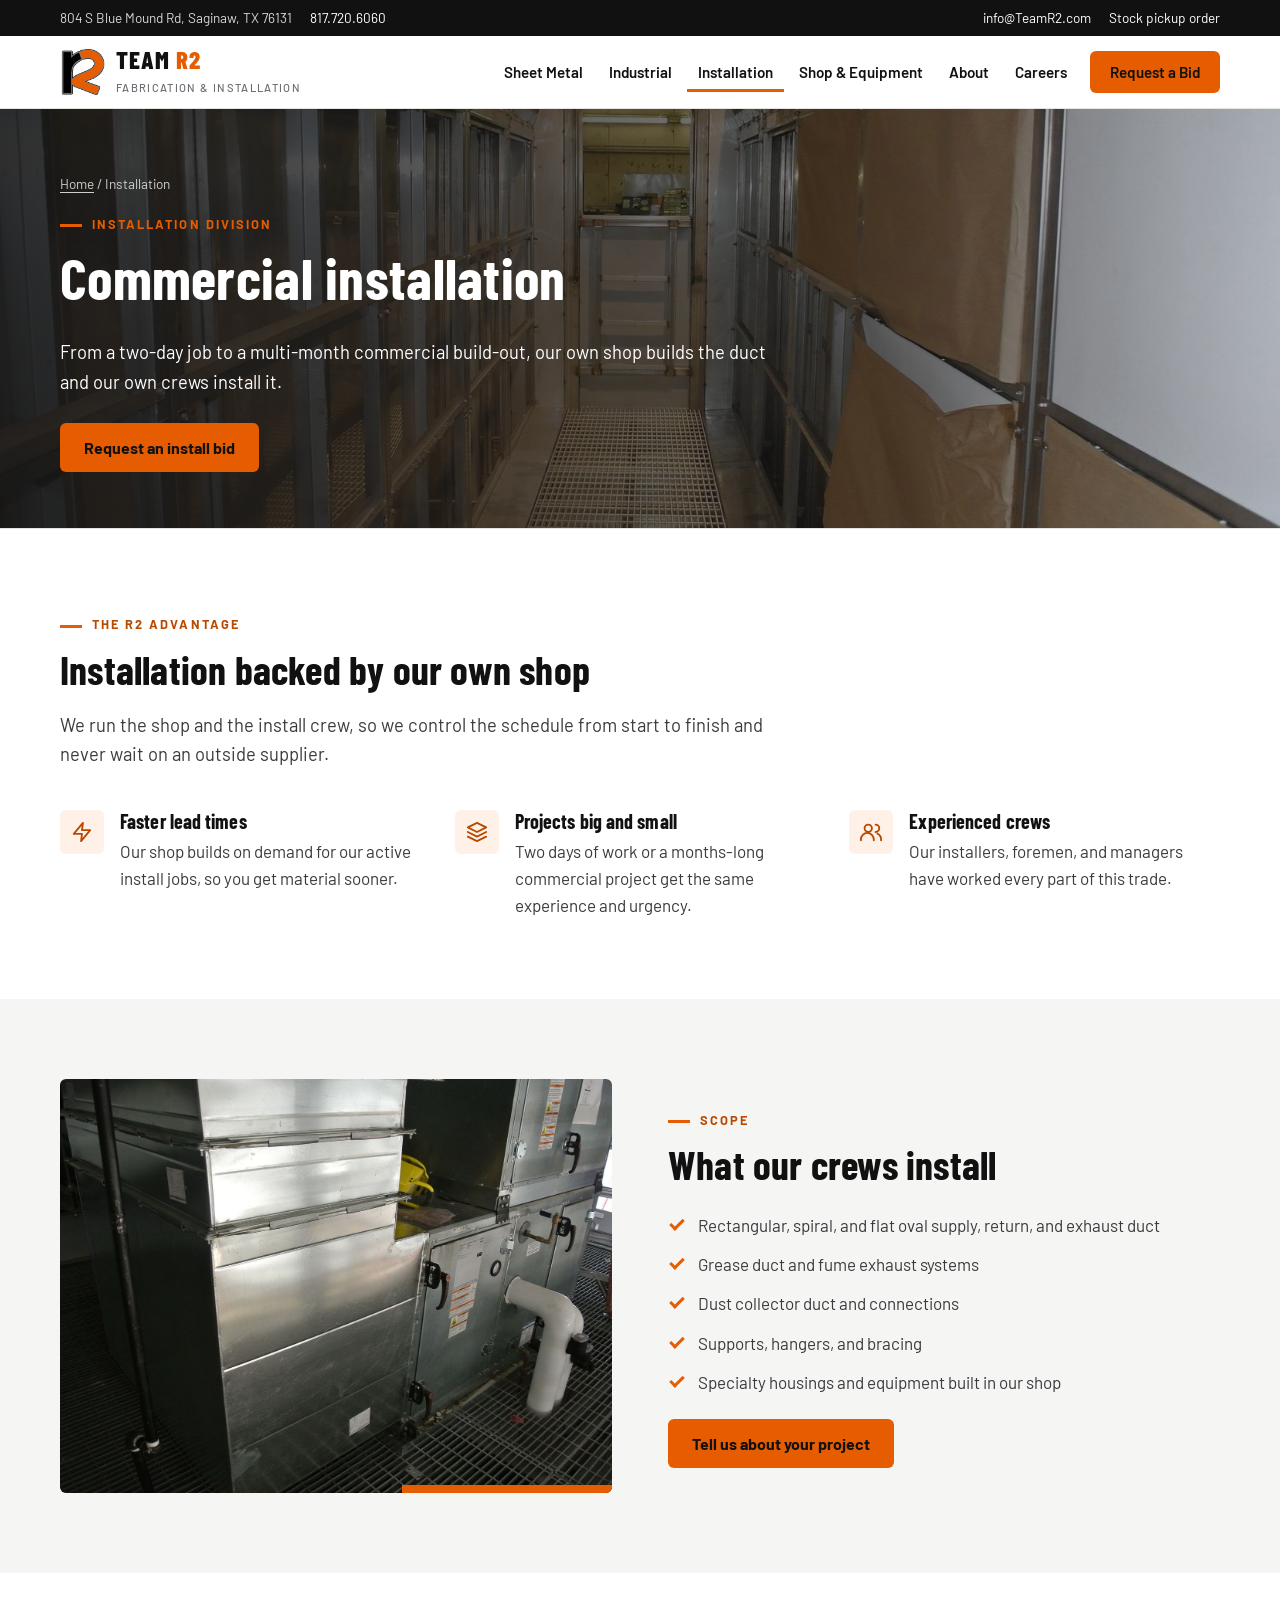
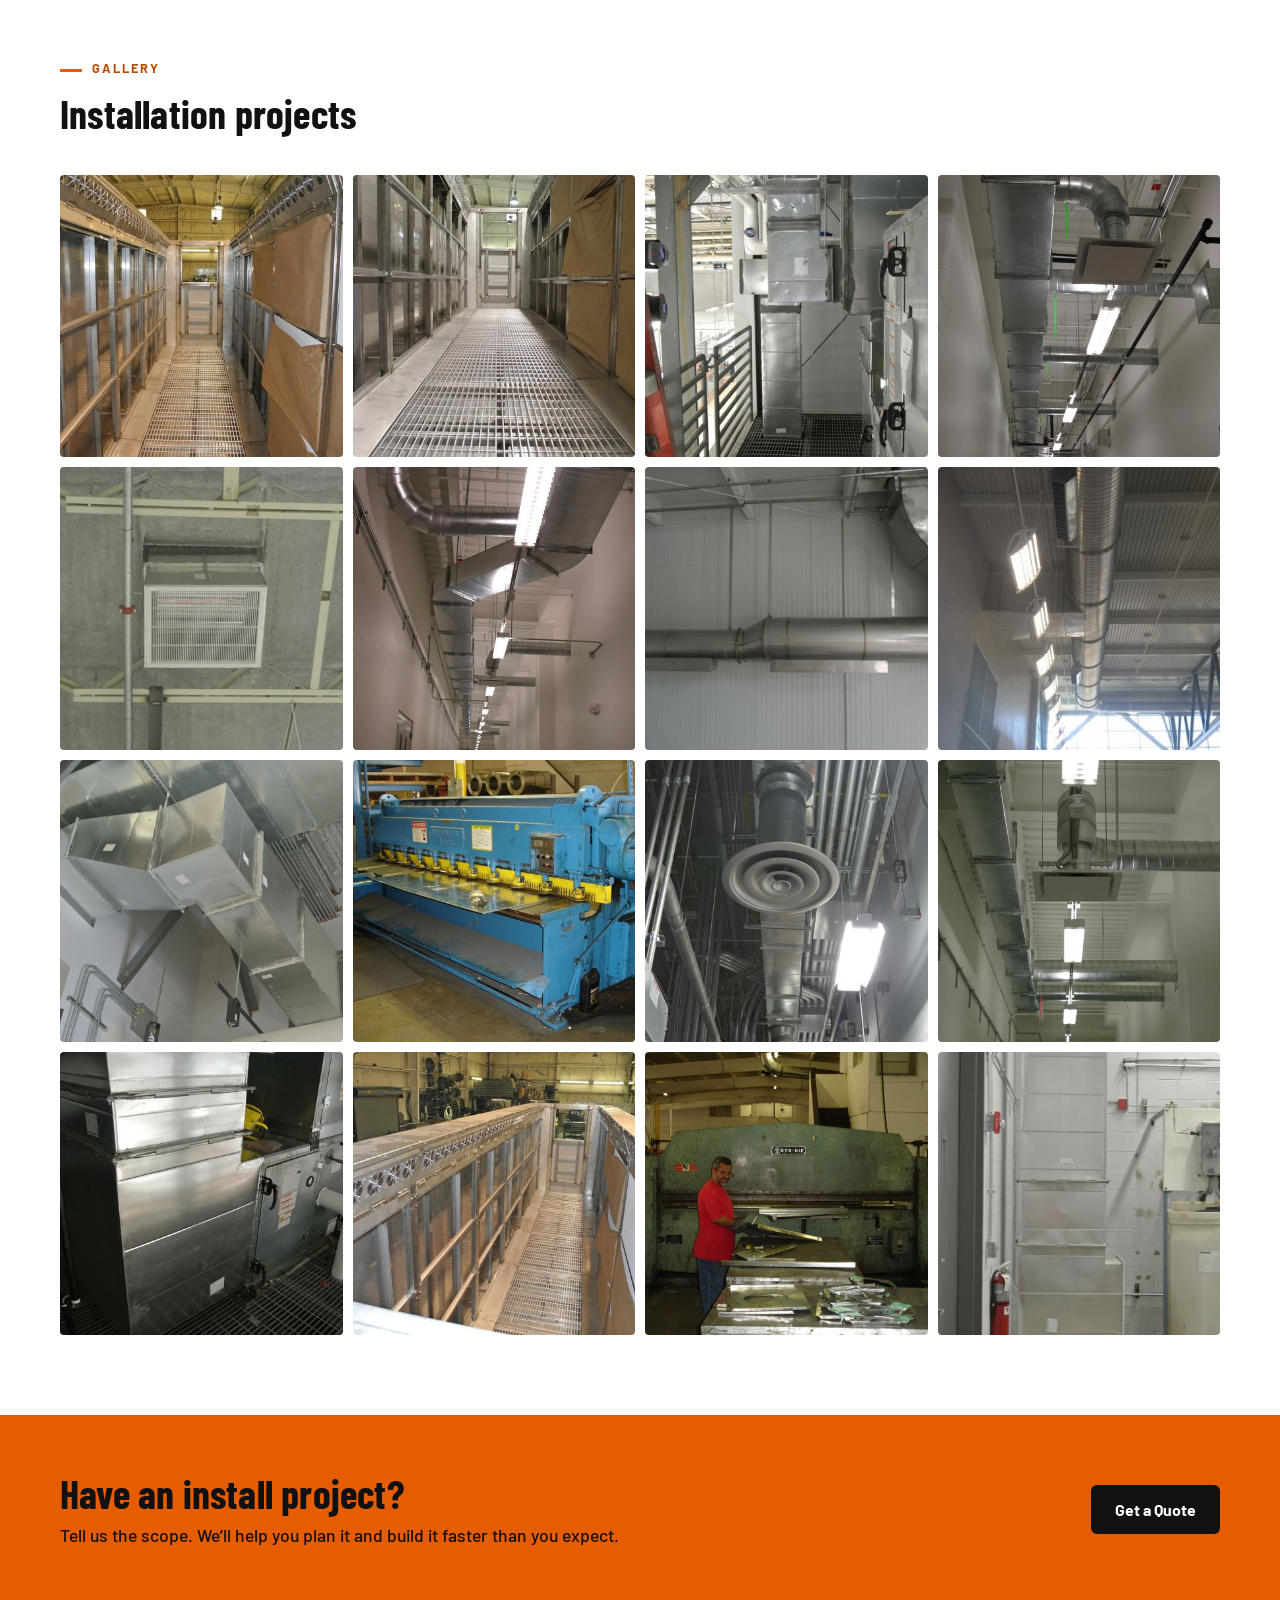
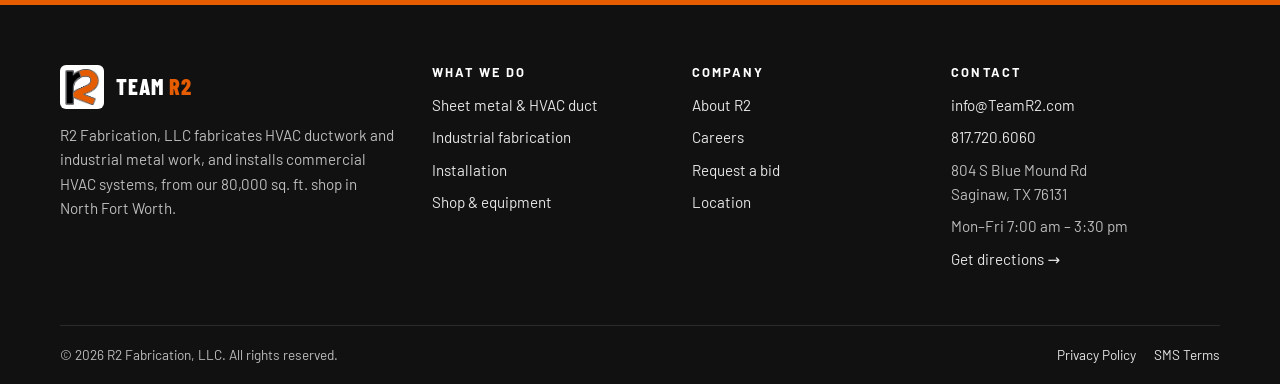
<file: installation-services.html>
<!doctype html>
<html lang="en">
<head>
<meta charset="utf-8">
<meta name="viewport" content="width=device-width, initial-scale=1">
<title>Commercial HVAC Duct Installation | Dallas–Fort Worth | Team R2</title>
<meta name="description" content="Commercial HVAC ductwork installation across DFW, backed by R2&#x27;s own fabrication shop. From two-day jobs to multi-month projects.">
<link rel="canonical" href="https://www.teamr2.com/installation-services.html">
<meta property="og:type" content="website">
<meta property="og:title" content="Commercial HVAC Duct Installation | Dallas–Fort Worth | Team R2">
<meta property="og:description" content="Commercial HVAC ductwork installation across DFW, backed by R2&#x27;s own fabrication shop. From two-day jobs to multi-month projects.">
<meta property="og:url" content="https://www.teamr2.com/installation-services.html">
<meta property="og:image" content="https://www.teamr2.com/images/hero.jpg">
<meta name="theme-color" content="#E65C00">
<link rel="icon" type="image/png" sizes="32x32" href="images/icon-32.png">
<link rel="apple-touch-icon" href="images/icon-180.png">
<link rel="preconnect" href="https://fonts.googleapis.com">
<link rel="preconnect" href="https://fonts.gstatic.com" crossorigin>
<link href="https://fonts.googleapis.com/css2?family=Barlow:wght@400;500;600;700&family=Barlow+Condensed:wght@600;700;800&display=swap" rel="stylesheet">
<link rel="stylesheet" href="css/style.css">

</head>
<body>
<a class="skip" href="#main">Skip to content</a>
<div class="topbar">
  <div class="container">
    <div class="tb-left"><span>804 S Blue Mound Rd, Saginaw, TX 76131</span><a href="tel:+18177206060">817.720.6060</a></div>
    <div class="tb-right"><a href="mailto:info@TeamR2.com">info@TeamR2.com</a><a href="contact.html?type=pickup">Stock pickup order</a></div>
  </div>
</div>
<header class="site-header">
  <div class="container">
    <a class="brand" href="index.html" aria-label="Team R2 home">
      <img src="images/r2-logo.png" alt="" width="46" height="46">
      <span><span class="wordmark">TEAM <span>R2</span></span><span class="sub">Fabrication &amp; Installation</span></span>
    </a>
    <button class="nav-toggle" aria-expanded="false" aria-controls="site-nav" aria-label="Menu"><span></span><span></span><span></span></button>
    <nav class="nav" id="site-nav" aria-label="Main">
      <a href="fabrication-hvac.html">Sheet Metal</a>
<a href="fabrication-misc.html">Industrial</a>
<a href="installation-services.html" aria-current="page">Installation</a>
<a href="equipment.html">Shop & Equipment</a>
<a href="about.html">About</a>
<a href="careers.html">Careers</a>
      <a class="btn btn-primary" href="contact.html">Request a Bid</a>
    </nav>
  </div>
</header>
<main id="main">

<section class="page-hero has-img">
  <img src="images/full/10.jpg" alt="" fetchpriority="high">
  <div class="container">
    <div class="crumbs"><a href="index.html">Home</a> / Installation</div>
    <span class="eyebrow">Installation division</span>
    <h1>Commercial installation</h1>
    <p class="lead">From a two-day job to a multi-month commercial build-out, our own shop builds the duct and our own crews install it.</p>
    <div class="btn-row"><a class="btn btn-primary" href="contact.html?type=install">Request an install bid</a></div>
  </div>
</section>
<section>
  <div class="container">
    <div class="section-head"><span class="eyebrow">The R2 advantage</span><h2>Installation backed by our own shop</h2>
      <p class="lead">We run the shop and the install crew, so we control the schedule from start to finish and never wait on an outside supplier.</p></div>
    <div class="grid g3">
      <div class="feature"><div class="ico"><svg viewBox="0 0 24 24"><path d="M13 2 3 14h9l-1 8 10-12h-9l1-8z"/></svg></div><div><h3>Faster lead times</h3><p>Our shop builds on demand for our active install jobs, so you get material sooner.</p></div></div>
      <div class="feature"><div class="ico"><svg viewBox="0 0 24 24"><path d="m12 2 10 5-10 5L2 7l10-5z"/><path d="m2 17 10 5 10-5"/><path d="m2 12 10 5 10-5"/></svg></div><div><h3>Projects big and small</h3><p>Two days of work or a months-long commercial project get the same experience and urgency.</p></div></div>
      <div class="feature"><div class="ico"><svg viewBox="0 0 24 24"><circle cx="9" cy="8" r="4"/><path d="M1 21v-1a7 7 0 0 1 14 0v1"/><path d="M17 4a4 4 0 0 1 0 8M23 21v-1a7 7 0 0 0-4-6.3"/></svg></div><div><h3>Experienced crews</h3><p>Our installers, foremen, and managers have worked every part of this trade.</p></div></div>
    </div>
  </div>
</section>

<section class="section-alt">
  <div class="container split">
    <div class="split-img"><img src="images/full/57.jpg" alt="Installed ductwork and equipment" loading="lazy"></div>
    <div>
      <span class="eyebrow">Scope</span>
      <h2>What our crews install</h2>
      <ul class="checklist">
        <li>Rectangular, spiral, and flat oval supply, return, and exhaust duct</li>
        <li>Grease duct and fume exhaust systems</li>
        <li>Dust collector duct and connections</li>
        <li>Supports, hangers, and bracing</li>
        <li>Specialty housings and equipment built in our shop</li>
      </ul>
      <!-- CONFIRM this scope list with the install team before publishing -->
      <a class="btn btn-primary" href="contact.html?type=install">Tell us about your project</a>
    </div>
  </div>
</section>

<section>
  <div class="container">
    <div class="section-head"><span class="eyebrow">Gallery</span><h2>Installation projects</h2></div>
    <div class="gallery">
<a href="images/full/10.jpg"><img src="images/thumb/10.jpg" alt="Installed duct and walkway" loading="lazy" width="640" height="480"></a>
<a href="images/full/02.jpg"><img src="images/thumb/02.jpg" alt="Service walkway with ductwork" loading="lazy" width="640" height="480"></a>
<a href="images/full/08.jpg"><img src="images/thumb/08.jpg" alt="Installed equipment housing" loading="lazy" width="640" height="480"></a>
<a href="images/full/18.jpg"><img src="images/thumb/18.jpg" alt="Duct run at ceiling" loading="lazy" width="640" height="480"></a>
<a href="images/full/19.jpg"><img src="images/thumb/19.jpg" alt="Installed grille" loading="lazy" width="640" height="480"></a>
<a href="images/full/23.jpg"><img src="images/thumb/23.jpg" alt="Spiral duct at ceiling" loading="lazy" width="640" height="480"></a>
<a href="images/full/39.jpg"><img src="images/thumb/39.jpg" alt="Exposed spiral duct" loading="lazy" width="640" height="480"></a>
<a href="images/full/40.jpg"><img src="images/thumb/40.jpg" alt="Spiral duct under roof trusses" loading="lazy" width="640" height="480"></a>
<a href="images/full/43.jpg"><img src="images/thumb/43.jpg" alt="Rectangular duct installation" loading="lazy" width="640" height="480"></a>
<a href="images/full/49.jpg"><img src="images/thumb/49.jpg" alt="Commercial project" loading="lazy" width="640" height="480"></a>
<a href="images/full/50.jpg"><img src="images/thumb/50.jpg" alt="Exposed round duct" loading="lazy" width="640" height="480"></a>
<a href="images/full/56.jpg"><img src="images/thumb/56.jpg" alt="Installed spiral duct" loading="lazy" width="640" height="480"></a>
<a href="images/full/57.jpg"><img src="images/thumb/57.jpg" alt="Mechanical room" loading="lazy" width="640" height="480"></a>
<a href="images/full/60.jpg"><img src="images/thumb/60.jpg" alt="Custom enclosure installed" loading="lazy" width="640" height="480"></a>
<a href="images/full/61.jpg"><img src="images/thumb/61.jpg" alt="Fabricator at press brake" loading="lazy" width="640" height="480"></a>
<a href="images/full/26.jpg"><img src="images/thumb/26.jpg" alt="Installed equipment" loading="lazy" width="640" height="480"></a>
</div>
  </div>
</section>

<section class="cta-band">
  <div class="container">
    <div><h2>Have an install project?</h2><p>Tell us the scope. We’ll help you plan it and build it faster than you expect.</p></div>
    <div class="btn-row"><a class="btn btn-dark" href="contact.html?type=install">Get a Quote</a></div>
  </div>
</section>

</main>
<footer class="site-footer">
  <div class="container">
    <div class="foot-grid">
      <div>
        <div class="foot-brand"><img src="images/r2-logo.png" alt="" width="44" height="44"><span class="wordmark">TEAM <span>R2</span></span></div>
        <p>R2 Fabrication, LLC fabricates HVAC ductwork and industrial metal work, and installs commercial HVAC systems, from our 80,000 sq. ft. shop in North Fort Worth.</p>
      </div>
      <div>
        <h4>What we do</h4>
        <ul>
          <li><a href="fabrication-hvac.html">Sheet metal &amp; HVAC duct</a></li>
          <li><a href="fabrication-misc.html">Industrial fabrication</a></li>
          <li><a href="installation-services.html">Installation</a></li>
          <li><a href="equipment.html">Shop &amp; equipment</a></li>
        </ul>
      </div>
      <div>
        <h4>Company</h4>
        <ul>
          <li><a href="about.html">About R2</a></li>
          <li><a href="careers.html">Careers</a></li>
          <li><a href="contact.html">Request a bid</a></li>
          <li><a href="contact.html#location">Location</a></li>
        </ul>
      </div>
      <div>
        <h4>Contact</h4>
        <ul>
          <li><a href="mailto:info@TeamR2.com">info@TeamR2.com</a></li>
          <li><a href="tel:+18177206060">817.720.6060</a></li>
          <li>804 S Blue Mound Rd<br>Saginaw, TX 76131</li>
          <li>Mon–Fri 7:00 am – 3:30 pm</li>
          <li><a href="https://maps.google.com/?q=804+South+Blue+Mound+Road+Saginaw+TX+76131" target="_blank" rel="noopener">Get directions →</a></li>
        </ul>
      </div>
    </div>
    <div class="foot-bottom">
      <span>© <span id="year">2026</span> R2 Fabrication, LLC. All rights reserved.</span>
      <span><a href="privacy-policy.html">Privacy Policy</a><a href="sms.html">SMS Terms</a></span>
    </div>
  </div>
</footer>
<script src="js/site.js" defer></script>
</body>
</html>
</file>
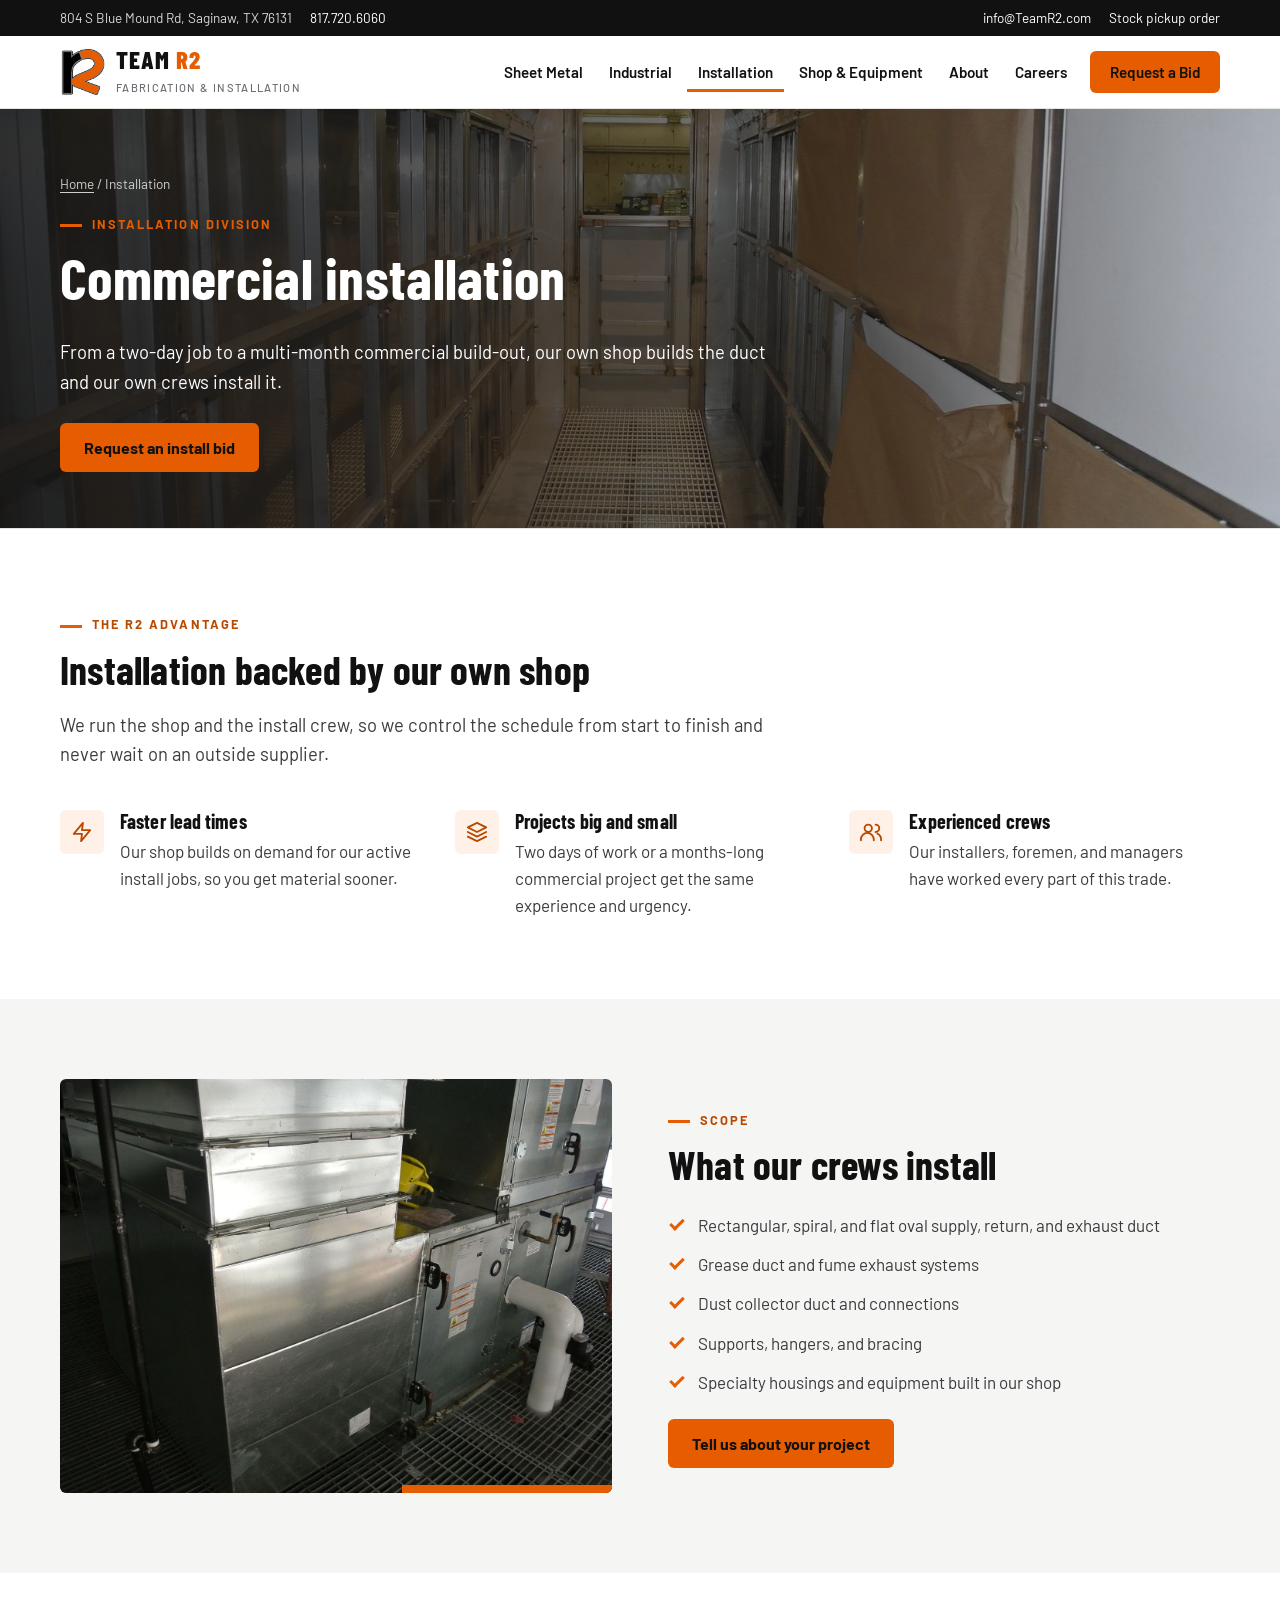
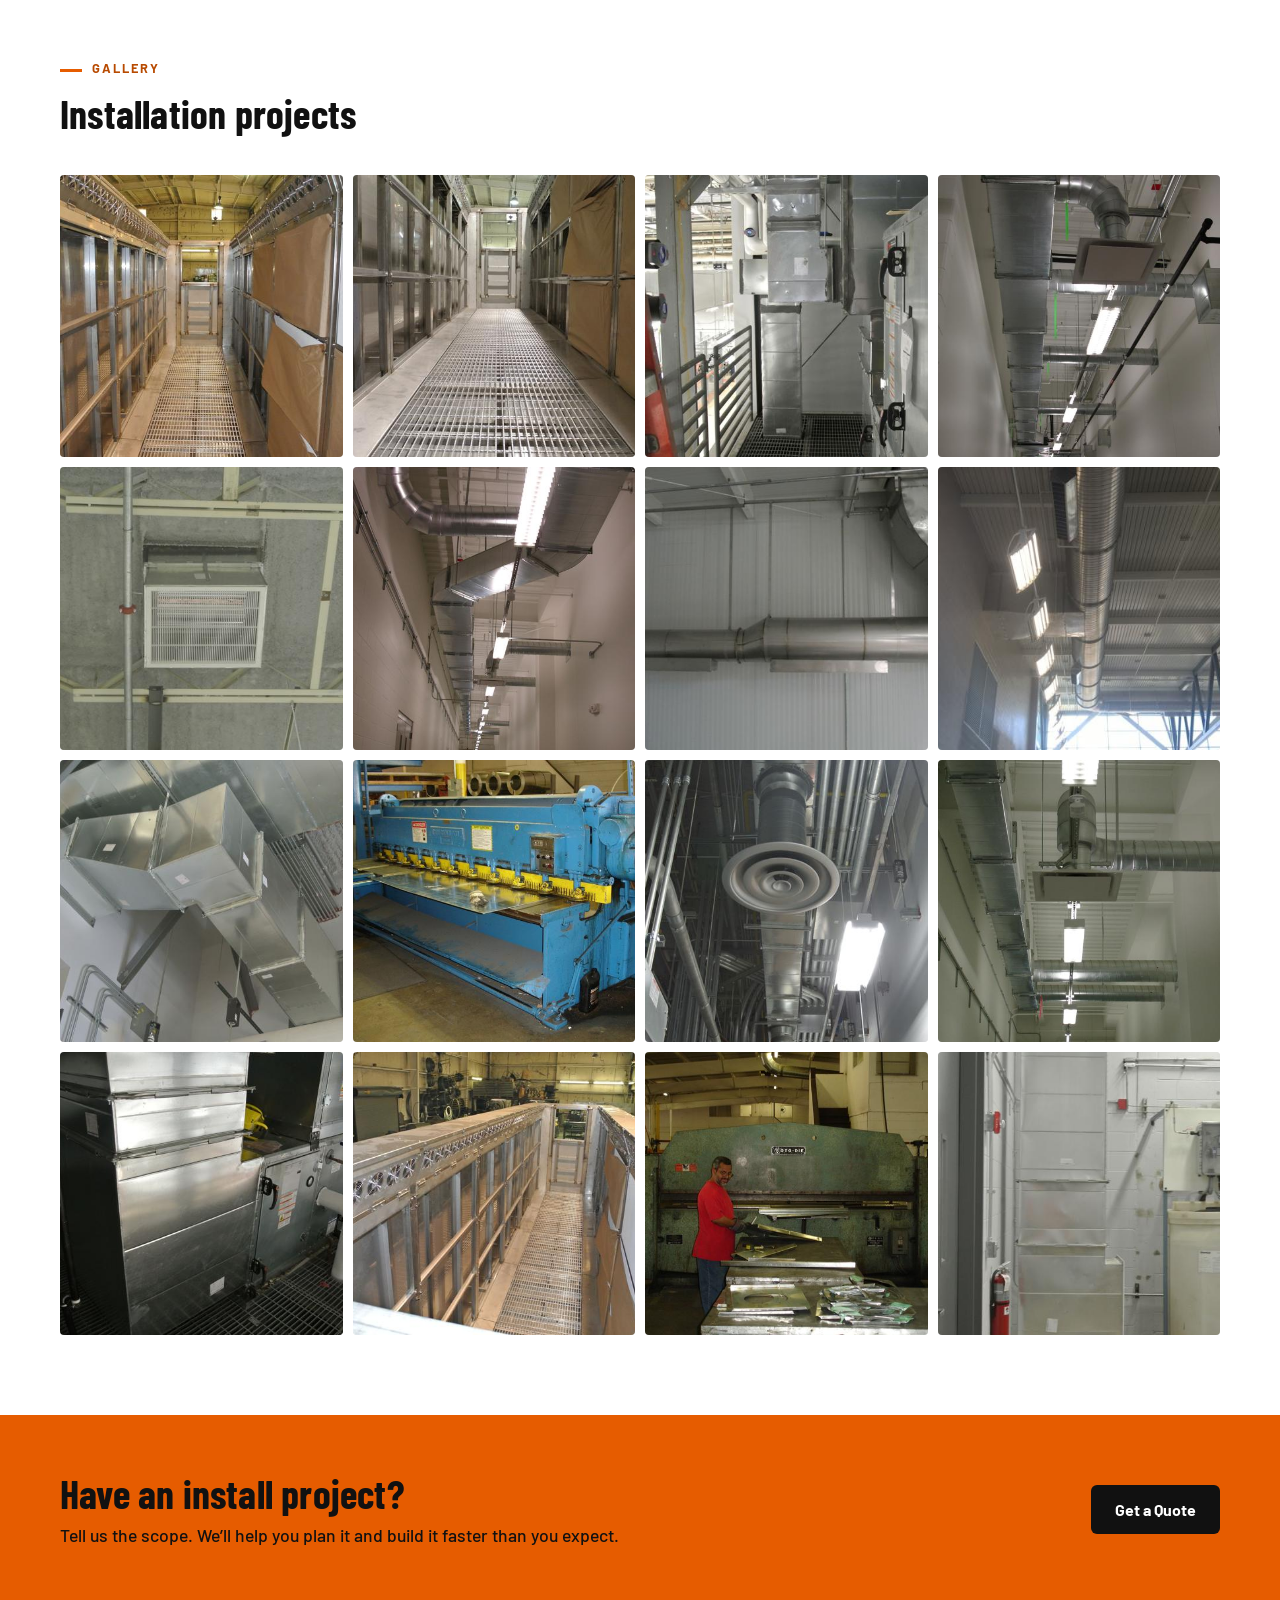
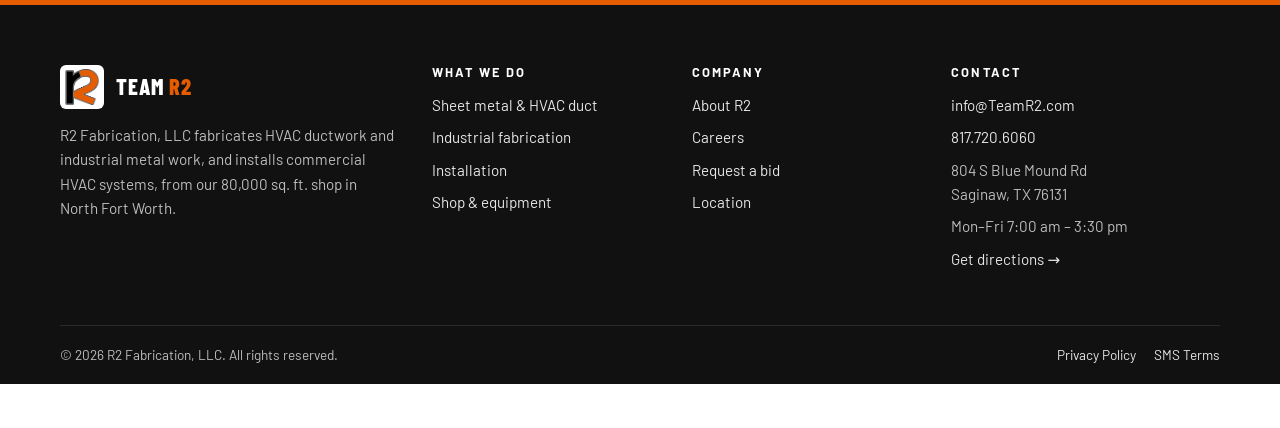
<file: installation-services1.html>
<!doctype html><html lang="en"><head><meta charset="utf-8">
<meta http-equiv="refresh" content="0; url=installation-services.html"><link rel="canonical" href="https://www.teamr2.com/installation-services.html">
<title>Installation Services | Team R2</title></head><body><p><a href="installation-services.html">Installation Services has moved.</a></p></body></html>
</file>
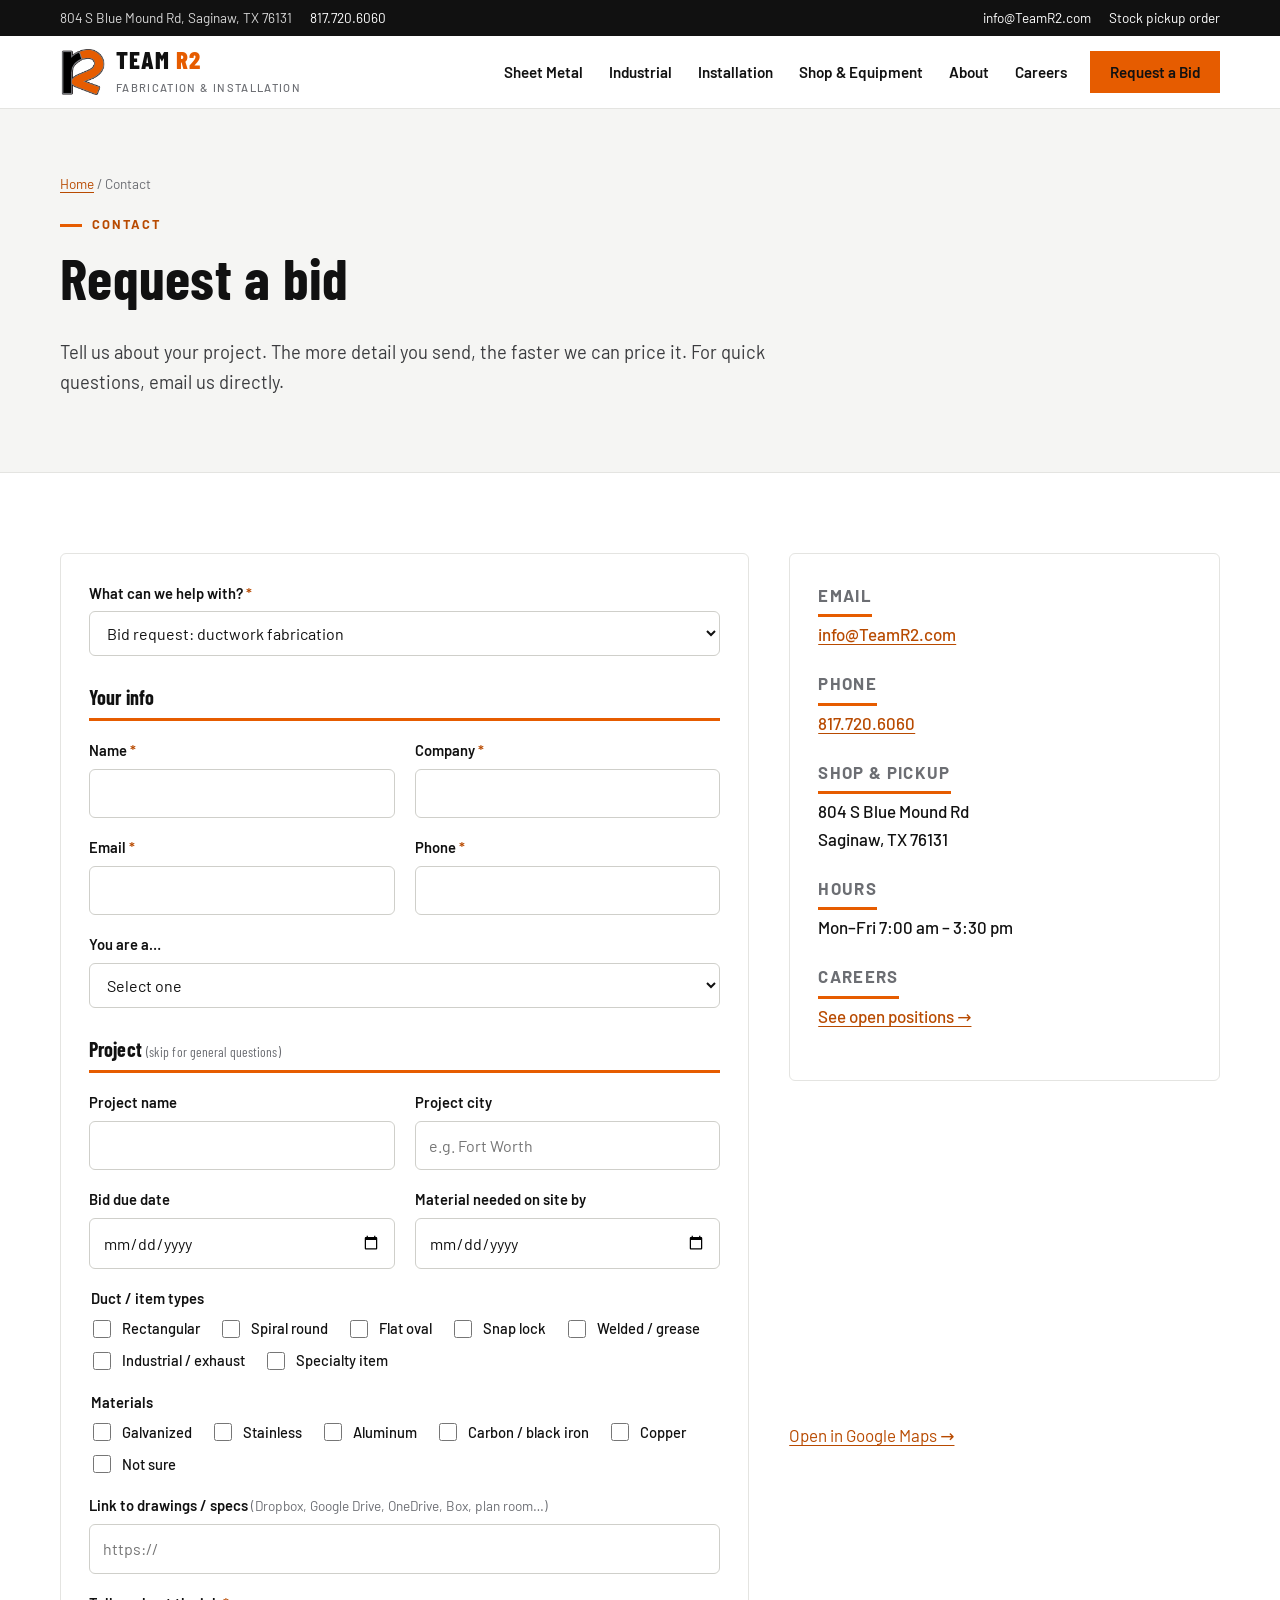
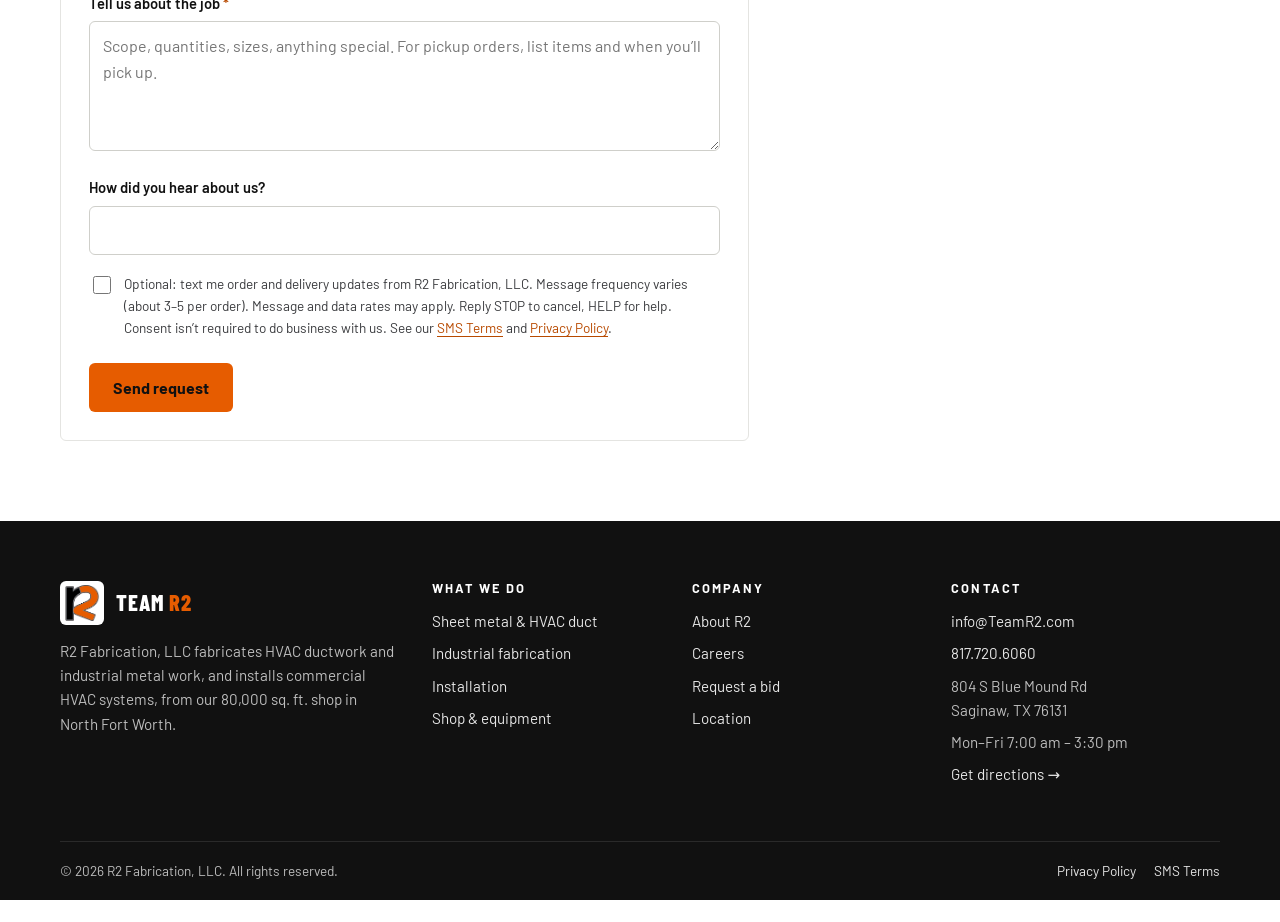
<file: location.html>
<!doctype html><html lang="en"><head><meta charset="utf-8">
<meta http-equiv="refresh" content="0; url=contact.html#location"><link rel="canonical" href="https://www.teamr2.com/contact.html">
<title>Location | Team R2</title></head><body><p><a href="contact.html#location">Our location has moved to the Contact page.</a></p></body></html>
</file>
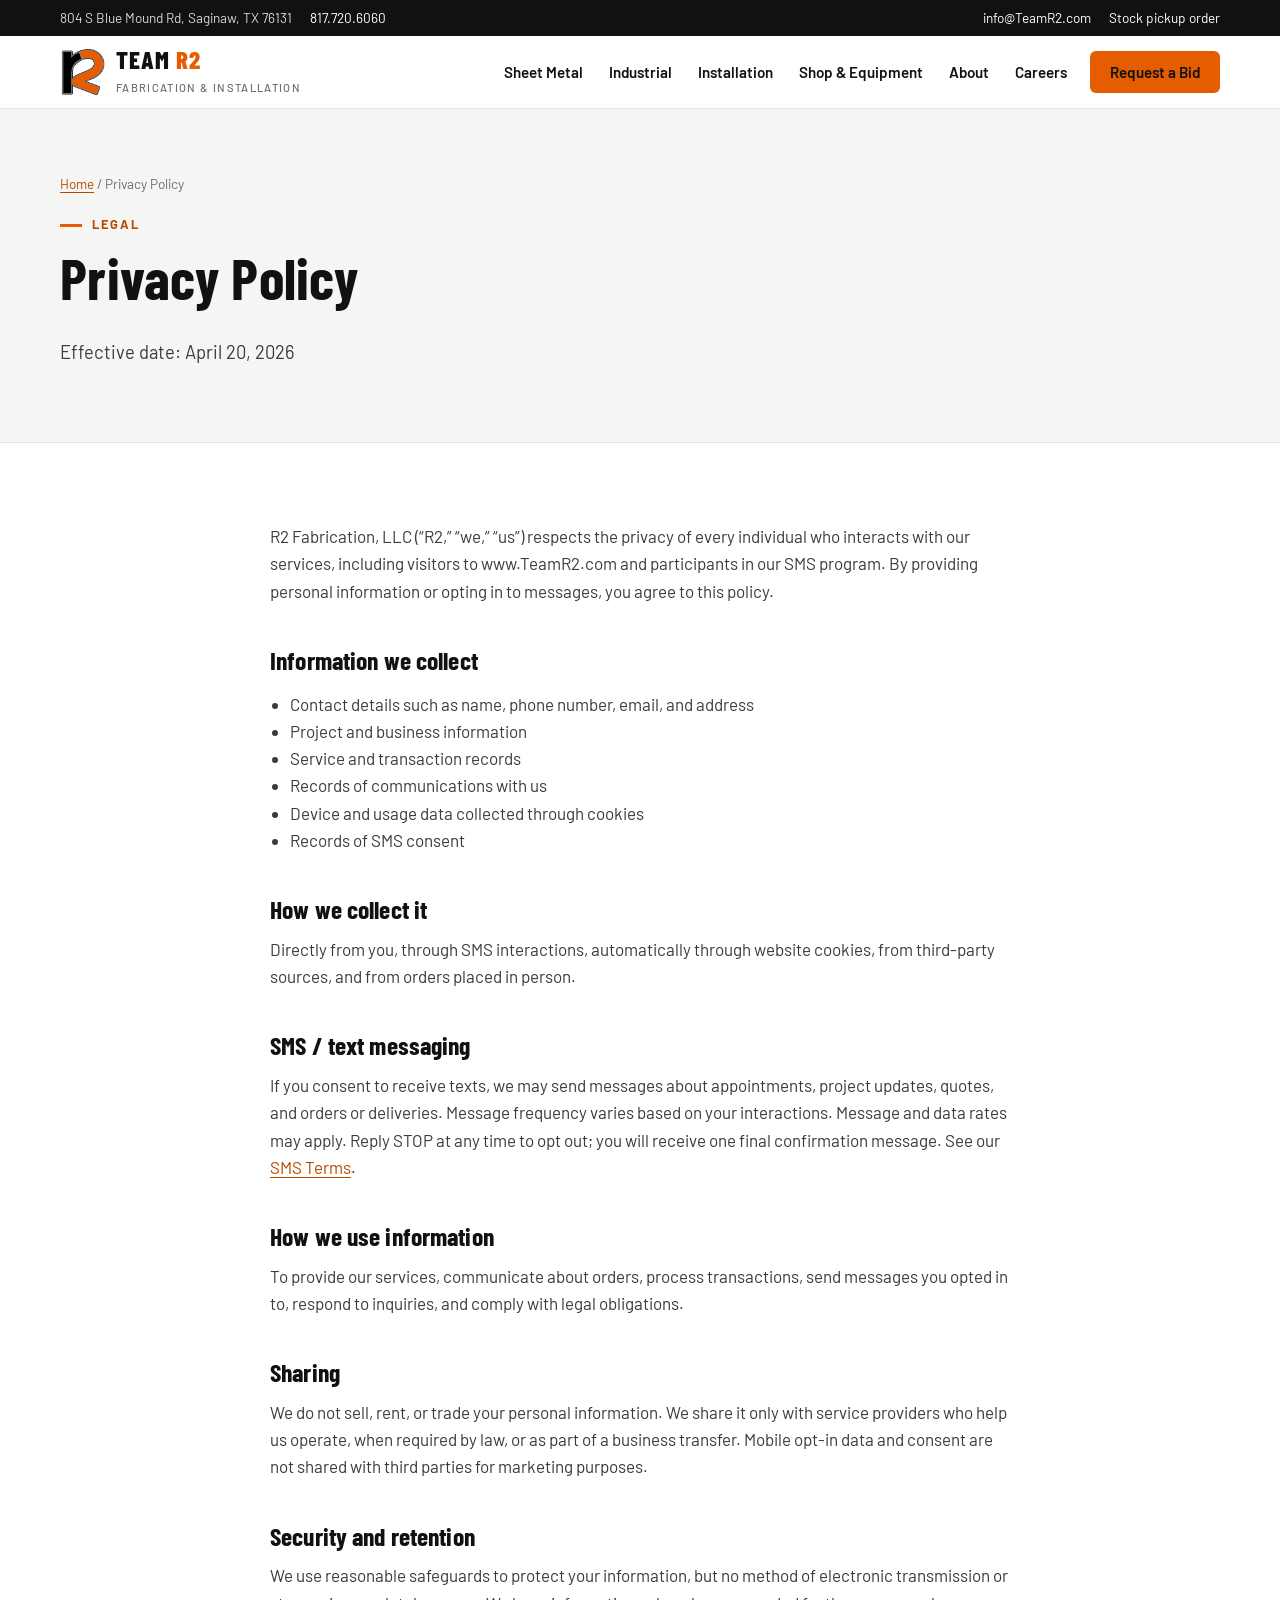
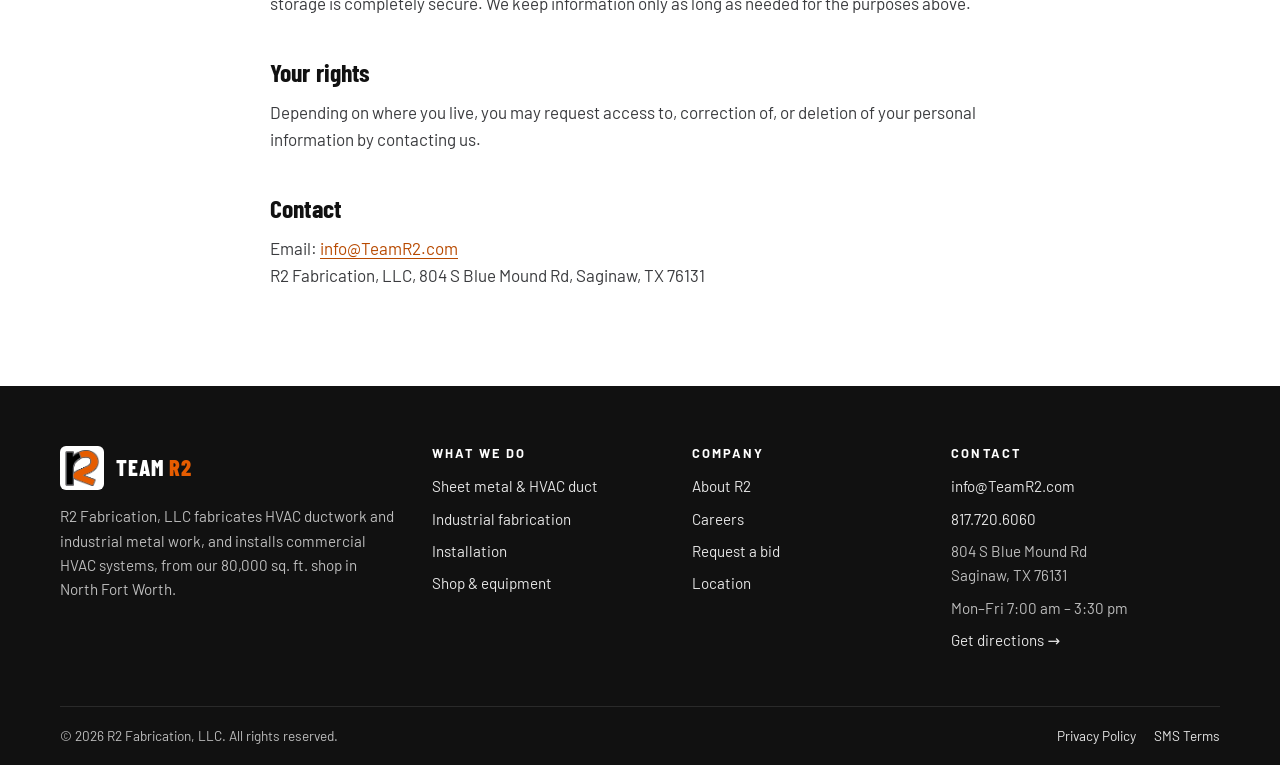
<file: privacy-policy.html>
<!doctype html>
<html lang="en">
<head>
<meta charset="utf-8">
<meta name="viewport" content="width=device-width, initial-scale=1">
<title>Privacy Policy | R2 Fabrication, LLC</title>
<meta name="description" content="Privacy policy for www.TeamR2.com and the R2 Fabrication SMS program.">
<link rel="canonical" href="https://www.teamr2.com/privacy-policy.html">
<meta property="og:type" content="website">
<meta property="og:title" content="Privacy Policy | R2 Fabrication, LLC">
<meta property="og:description" content="Privacy policy for www.TeamR2.com and the R2 Fabrication SMS program.">
<meta property="og:url" content="https://www.teamr2.com/privacy-policy.html">
<meta property="og:image" content="https://www.teamr2.com/images/hero.jpg">
<meta name="theme-color" content="#E65C00">
<link rel="icon" type="image/png" sizes="32x32" href="images/icon-32.png">
<link rel="apple-touch-icon" href="images/icon-180.png">
<link rel="preconnect" href="https://fonts.googleapis.com">
<link rel="preconnect" href="https://fonts.gstatic.com" crossorigin>
<link href="https://fonts.googleapis.com/css2?family=Barlow:wght@400;500;600;700&family=Barlow+Condensed:wght@600;700;800&display=swap" rel="stylesheet">
<link rel="stylesheet" href="css/style.css">

</head>
<body>
<a class="skip" href="#main">Skip to content</a>
<div class="topbar">
  <div class="container">
    <div class="tb-left"><span>804 S Blue Mound Rd, Saginaw, TX 76131</span><a href="tel:+18177206060">817.720.6060</a></div>
    <div class="tb-right"><a href="mailto:info@TeamR2.com">info@TeamR2.com</a><a href="contact.html?type=pickup">Stock pickup order</a></div>
  </div>
</div>
<header class="site-header">
  <div class="container">
    <a class="brand" href="index.html" aria-label="Team R2 home">
      <img src="images/r2-logo.png" alt="" width="46" height="46">
      <span><span class="wordmark">TEAM <span>R2</span></span><span class="sub">Fabrication &amp; Installation</span></span>
    </a>
    <button class="nav-toggle" aria-expanded="false" aria-controls="site-nav" aria-label="Menu"><span></span><span></span><span></span></button>
    <nav class="nav" id="site-nav" aria-label="Main">
      <a href="fabrication-hvac.html">Sheet Metal</a>
<a href="fabrication-misc.html">Industrial</a>
<a href="installation-services.html">Installation</a>
<a href="equipment.html">Shop & Equipment</a>
<a href="about.html">About</a>
<a href="careers.html">Careers</a>
      <a class="btn btn-primary" href="contact.html">Request a Bid</a>
    </nav>
  </div>
</header>
<main id="main">

<section class="page-hero">
  
  <div class="container">
    <div class="crumbs"><a href="index.html">Home</a> / Privacy Policy</div>
    <span class="eyebrow">Legal</span>
    <h1>Privacy Policy</h1>
    <p class="lead">Effective date: April 20, 2026</p>
    
  </div>
</section>
<section><div class="container prose">
<p>R2 Fabrication, LLC (“R2,” “we,” “us”) respects the privacy of every individual who interacts with our services, including visitors to www.TeamR2.com and participants in our SMS program. By providing personal information or opting in to messages, you agree to this policy.</p>
<h2>Information we collect</h2>
<ul><li>Contact details such as name, phone number, email, and address</li><li>Project and business information</li><li>Service and transaction records</li><li>Records of communications with us</li><li>Device and usage data collected through cookies</li><li>Records of SMS consent</li></ul>
<h2>How we collect it</h2>
<p>Directly from you, through SMS interactions, automatically through website cookies, from third-party sources, and from orders placed in person.</p>
<h2>SMS / text messaging</h2>
<p>If you consent to receive texts, we may send messages about appointments, project updates, quotes, and orders or deliveries. Message frequency varies based on your interactions. Message and data rates may apply. Reply STOP at any time to opt out; you will receive one final confirmation message. See our <a href="sms.html">SMS Terms</a>.</p>
<h2>How we use information</h2>
<p>To provide our services, communicate about orders, process transactions, send messages you opted in to, respond to inquiries, and comply with legal obligations.</p>
<h2>Sharing</h2>
<p>We do not sell, rent, or trade your personal information. We share it only with service providers who help us operate, when required by law, or as part of a business transfer. Mobile opt-in data and consent are not shared with third parties for marketing purposes.</p>
<h2>Security and retention</h2>
<p>We use reasonable safeguards to protect your information, but no method of electronic transmission or storage is completely secure. We keep information only as long as needed for the purposes above.</p>
<h2>Your rights</h2>
<p>Depending on where you live, you may request access to, correction of, or deletion of your personal information by contacting us.</p>
<h2>Contact</h2>
<p>Email: <a href="mailto:info@TeamR2.com">info@TeamR2.com</a><br>R2 Fabrication, LLC, 804 S Blue Mound Rd, Saginaw, TX 76131</p>
</div></section>
</main>
<footer class="site-footer">
  <div class="container">
    <div class="foot-grid">
      <div>
        <div class="foot-brand"><img src="images/r2-logo.png" alt="" width="44" height="44"><span class="wordmark">TEAM <span>R2</span></span></div>
        <p>R2 Fabrication, LLC fabricates HVAC ductwork and industrial metal work, and installs commercial HVAC systems, from our 80,000 sq. ft. shop in North Fort Worth.</p>
      </div>
      <div>
        <h4>What we do</h4>
        <ul>
          <li><a href="fabrication-hvac.html">Sheet metal &amp; HVAC duct</a></li>
          <li><a href="fabrication-misc.html">Industrial fabrication</a></li>
          <li><a href="installation-services.html">Installation</a></li>
          <li><a href="equipment.html">Shop &amp; equipment</a></li>
        </ul>
      </div>
      <div>
        <h4>Company</h4>
        <ul>
          <li><a href="about.html">About R2</a></li>
          <li><a href="careers.html">Careers</a></li>
          <li><a href="contact.html">Request a bid</a></li>
          <li><a href="contact.html#location">Location</a></li>
        </ul>
      </div>
      <div>
        <h4>Contact</h4>
        <ul>
          <li><a href="mailto:info@TeamR2.com">info@TeamR2.com</a></li>
          <li><a href="tel:+18177206060">817.720.6060</a></li>
          <li>804 S Blue Mound Rd<br>Saginaw, TX 76131</li>
          <li>Mon–Fri 7:00 am – 3:30 pm</li>
          <li><a href="https://maps.google.com/?q=804+South+Blue+Mound+Road+Saginaw+TX+76131" target="_blank" rel="noopener">Get directions →</a></li>
        </ul>
      </div>
    </div>
    <div class="foot-bottom">
      <span>© <span id="year">2026</span> R2 Fabrication, LLC. All rights reserved.</span>
      <span><a href="privacy-policy.html">Privacy Policy</a><a href="sms.html">SMS Terms</a></span>
    </div>
  </div>
</footer>
<script src="js/site.js" defer></script>
</body>
</html>
</file>
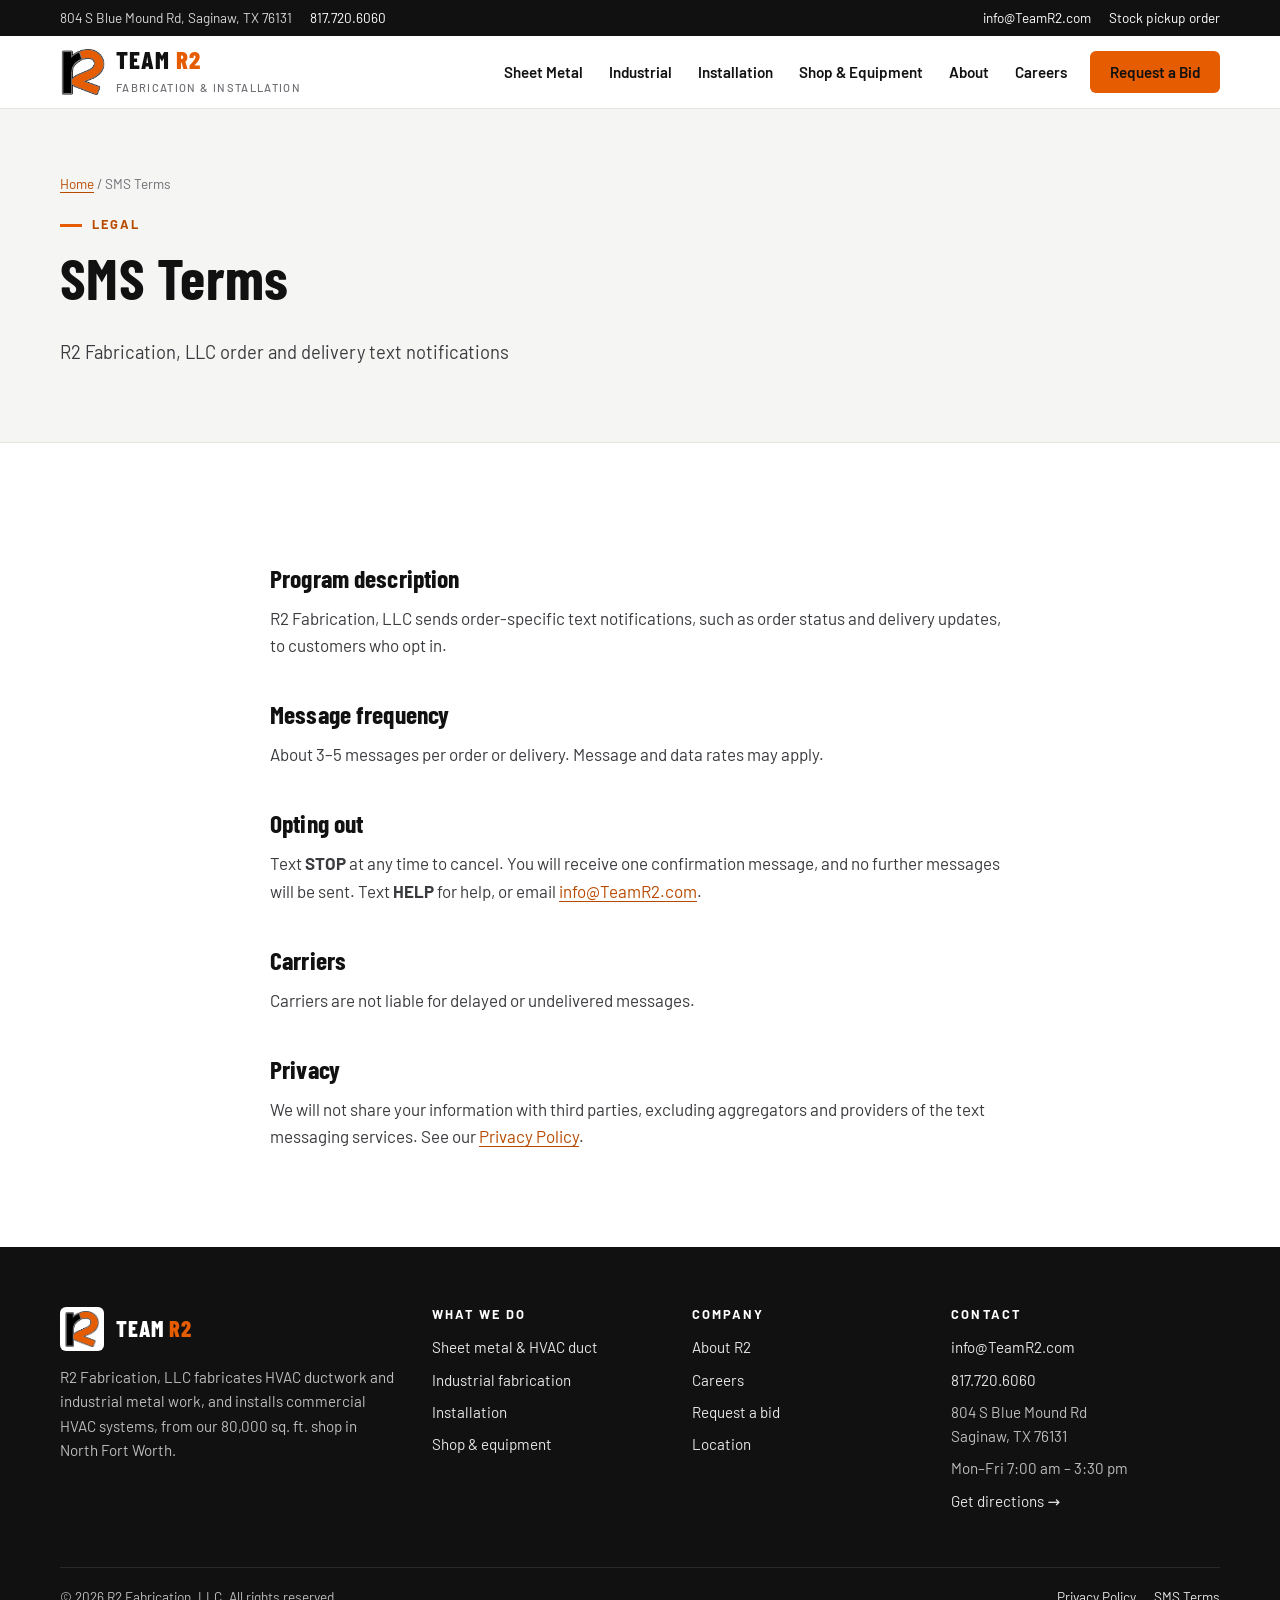
<file: sms.html>
<!doctype html>
<html lang="en">
<head>
<meta charset="utf-8">
<meta name="viewport" content="width=device-width, initial-scale=1">
<title>SMS Terms | R2 Fabrication, LLC</title>
<meta name="description" content="Terms for the R2 Fabrication order and delivery text message program.">
<link rel="canonical" href="https://www.teamr2.com/sms.html">
<meta property="og:type" content="website">
<meta property="og:title" content="SMS Terms | R2 Fabrication, LLC">
<meta property="og:description" content="Terms for the R2 Fabrication order and delivery text message program.">
<meta property="og:url" content="https://www.teamr2.com/sms.html">
<meta property="og:image" content="https://www.teamr2.com/images/hero.jpg">
<meta name="theme-color" content="#E65C00">
<link rel="icon" type="image/png" sizes="32x32" href="images/icon-32.png">
<link rel="apple-touch-icon" href="images/icon-180.png">
<link rel="preconnect" href="https://fonts.googleapis.com">
<link rel="preconnect" href="https://fonts.gstatic.com" crossorigin>
<link href="https://fonts.googleapis.com/css2?family=Barlow:wght@400;500;600;700&family=Barlow+Condensed:wght@600;700;800&display=swap" rel="stylesheet">
<link rel="stylesheet" href="css/style.css">

</head>
<body>
<a class="skip" href="#main">Skip to content</a>
<div class="topbar">
  <div class="container">
    <div class="tb-left"><span>804 S Blue Mound Rd, Saginaw, TX 76131</span><a href="tel:+18177206060">817.720.6060</a></div>
    <div class="tb-right"><a href="mailto:info@TeamR2.com">info@TeamR2.com</a><a href="contact.html?type=pickup">Stock pickup order</a></div>
  </div>
</div>
<header class="site-header">
  <div class="container">
    <a class="brand" href="index.html" aria-label="Team R2 home">
      <img src="images/r2-logo.png" alt="" width="46" height="46">
      <span><span class="wordmark">TEAM <span>R2</span></span><span class="sub">Fabrication &amp; Installation</span></span>
    </a>
    <button class="nav-toggle" aria-expanded="false" aria-controls="site-nav" aria-label="Menu"><span></span><span></span><span></span></button>
    <nav class="nav" id="site-nav" aria-label="Main">
      <a href="fabrication-hvac.html">Sheet Metal</a>
<a href="fabrication-misc.html">Industrial</a>
<a href="installation-services.html">Installation</a>
<a href="equipment.html">Shop & Equipment</a>
<a href="about.html">About</a>
<a href="careers.html">Careers</a>
      <a class="btn btn-primary" href="contact.html">Request a Bid</a>
    </nav>
  </div>
</header>
<main id="main">

<section class="page-hero">
  
  <div class="container">
    <div class="crumbs"><a href="index.html">Home</a> / SMS Terms</div>
    <span class="eyebrow">Legal</span>
    <h1>SMS Terms</h1>
    <p class="lead">R2 Fabrication, LLC order and delivery text notifications</p>
    
  </div>
</section>
<section><div class="container prose">
<h2>Program description</h2>
<p>R2 Fabrication, LLC sends order-specific text notifications, such as order status and delivery updates, to customers who opt in.</p>
<h2>Message frequency</h2>
<p>About 3–5 messages per order or delivery. Message and data rates may apply.</p>
<h2>Opting out</h2>
<p>Text <strong>STOP</strong> at any time to cancel. You will receive one confirmation message, and no further messages will be sent. Text <strong>HELP</strong> for help, or email <a href="mailto:info@TeamR2.com">info@TeamR2.com</a>.</p>
<h2>Carriers</h2>
<p>Carriers are not liable for delayed or undelivered messages.</p>
<h2>Privacy</h2>
<p>We will not share your information with third parties, excluding aggregators and providers of the text messaging services. See our <a href="privacy-policy.html">Privacy Policy</a>.</p>
</div></section>
</main>
<footer class="site-footer">
  <div class="container">
    <div class="foot-grid">
      <div>
        <div class="foot-brand"><img src="images/r2-logo.png" alt="" width="44" height="44"><span class="wordmark">TEAM <span>R2</span></span></div>
        <p>R2 Fabrication, LLC fabricates HVAC ductwork and industrial metal work, and installs commercial HVAC systems, from our 80,000 sq. ft. shop in North Fort Worth.</p>
      </div>
      <div>
        <h4>What we do</h4>
        <ul>
          <li><a href="fabrication-hvac.html">Sheet metal &amp; HVAC duct</a></li>
          <li><a href="fabrication-misc.html">Industrial fabrication</a></li>
          <li><a href="installation-services.html">Installation</a></li>
          <li><a href="equipment.html">Shop &amp; equipment</a></li>
        </ul>
      </div>
      <div>
        <h4>Company</h4>
        <ul>
          <li><a href="about.html">About R2</a></li>
          <li><a href="careers.html">Careers</a></li>
          <li><a href="contact.html">Request a bid</a></li>
          <li><a href="contact.html#location">Location</a></li>
        </ul>
      </div>
      <div>
        <h4>Contact</h4>
        <ul>
          <li><a href="mailto:info@TeamR2.com">info@TeamR2.com</a></li>
          <li><a href="tel:+18177206060">817.720.6060</a></li>
          <li>804 S Blue Mound Rd<br>Saginaw, TX 76131</li>
          <li>Mon–Fri 7:00 am – 3:30 pm</li>
          <li><a href="https://maps.google.com/?q=804+South+Blue+Mound+Road+Saginaw+TX+76131" target="_blank" rel="noopener">Get directions →</a></li>
        </ul>
      </div>
    </div>
    <div class="foot-bottom">
      <span>© <span id="year">2026</span> R2 Fabrication, LLC. All rights reserved.</span>
      <span><a href="privacy-policy.html">Privacy Policy</a><a href="sms.html">SMS Terms</a></span>
    </div>
  </div>
</footer>
<script src="js/site.js" defer></script>
</body>
</html>
</file>
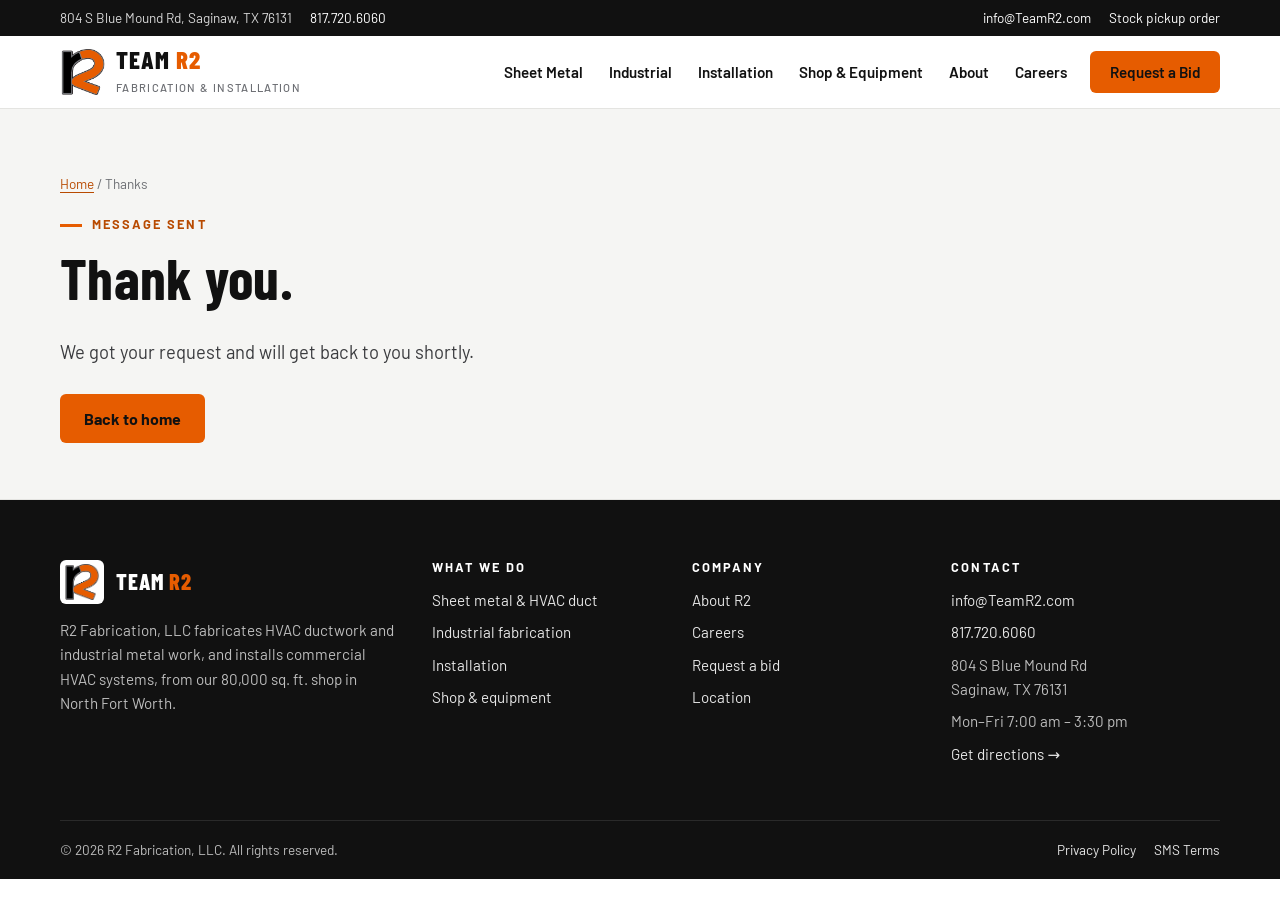
<file: thanks.html>
<!doctype html>
<html lang="en">
<head>
<meta charset="utf-8">
<meta name="viewport" content="width=device-width, initial-scale=1">
<title>Thank You | Team R2</title>
<meta name="description" content="Thanks for contacting R2 Fabrication.">
<link rel="canonical" href="https://www.teamr2.com/thanks.html">
<meta property="og:type" content="website">
<meta property="og:title" content="Thank You | Team R2">
<meta property="og:description" content="Thanks for contacting R2 Fabrication.">
<meta property="og:url" content="https://www.teamr2.com/thanks.html">
<meta property="og:image" content="https://www.teamr2.com/images/hero.jpg">
<meta name="theme-color" content="#E65C00">
<link rel="icon" type="image/png" sizes="32x32" href="images/icon-32.png">
<link rel="apple-touch-icon" href="images/icon-180.png">
<link rel="preconnect" href="https://fonts.googleapis.com">
<link rel="preconnect" href="https://fonts.gstatic.com" crossorigin>
<link href="https://fonts.googleapis.com/css2?family=Barlow:wght@400;500;600;700&family=Barlow+Condensed:wght@600;700;800&display=swap" rel="stylesheet">
<link rel="stylesheet" href="css/style.css">

</head>
<body>
<a class="skip" href="#main">Skip to content</a>
<div class="topbar">
  <div class="container">
    <div class="tb-left"><span>804 S Blue Mound Rd, Saginaw, TX 76131</span><a href="tel:+18177206060">817.720.6060</a></div>
    <div class="tb-right"><a href="mailto:info@TeamR2.com">info@TeamR2.com</a><a href="contact.html?type=pickup">Stock pickup order</a></div>
  </div>
</div>
<header class="site-header">
  <div class="container">
    <a class="brand" href="index.html" aria-label="Team R2 home">
      <img src="images/r2-logo.png" alt="" width="46" height="46">
      <span><span class="wordmark">TEAM <span>R2</span></span><span class="sub">Fabrication &amp; Installation</span></span>
    </a>
    <button class="nav-toggle" aria-expanded="false" aria-controls="site-nav" aria-label="Menu"><span></span><span></span><span></span></button>
    <nav class="nav" id="site-nav" aria-label="Main">
      <a href="fabrication-hvac.html">Sheet Metal</a>
<a href="fabrication-misc.html">Industrial</a>
<a href="installation-services.html">Installation</a>
<a href="equipment.html">Shop & Equipment</a>
<a href="about.html">About</a>
<a href="careers.html">Careers</a>
      <a class="btn btn-primary" href="contact.html">Request a Bid</a>
    </nav>
  </div>
</header>
<main id="main">

<section class="page-hero">
  
  <div class="container">
    <div class="crumbs"><a href="index.html">Home</a> / Thanks</div>
    <span class="eyebrow">Message sent</span>
    <h1>Thank you.</h1>
    <p class="lead">We got your request and will get back to you shortly.</p>
    <div class="btn-row"><a class="btn btn-primary" href="index.html">Back to home</a></div>
  </div>
</section>
</main>
<footer class="site-footer">
  <div class="container">
    <div class="foot-grid">
      <div>
        <div class="foot-brand"><img src="images/r2-logo.png" alt="" width="44" height="44"><span class="wordmark">TEAM <span>R2</span></span></div>
        <p>R2 Fabrication, LLC fabricates HVAC ductwork and industrial metal work, and installs commercial HVAC systems, from our 80,000 sq. ft. shop in North Fort Worth.</p>
      </div>
      <div>
        <h4>What we do</h4>
        <ul>
          <li><a href="fabrication-hvac.html">Sheet metal &amp; HVAC duct</a></li>
          <li><a href="fabrication-misc.html">Industrial fabrication</a></li>
          <li><a href="installation-services.html">Installation</a></li>
          <li><a href="equipment.html">Shop &amp; equipment</a></li>
        </ul>
      </div>
      <div>
        <h4>Company</h4>
        <ul>
          <li><a href="about.html">About R2</a></li>
          <li><a href="careers.html">Careers</a></li>
          <li><a href="contact.html">Request a bid</a></li>
          <li><a href="contact.html#location">Location</a></li>
        </ul>
      </div>
      <div>
        <h4>Contact</h4>
        <ul>
          <li><a href="mailto:info@TeamR2.com">info@TeamR2.com</a></li>
          <li><a href="tel:+18177206060">817.720.6060</a></li>
          <li>804 S Blue Mound Rd<br>Saginaw, TX 76131</li>
          <li>Mon–Fri 7:00 am – 3:30 pm</li>
          <li><a href="https://maps.google.com/?q=804+South+Blue+Mound+Road+Saginaw+TX+76131" target="_blank" rel="noopener">Get directions →</a></li>
        </ul>
      </div>
    </div>
    <div class="foot-bottom">
      <span>© <span id="year">2026</span> R2 Fabrication, LLC. All rights reserved.</span>
      <span><a href="privacy-policy.html">Privacy Policy</a><a href="sms.html">SMS Terms</a></span>
    </div>
  </div>
</footer>
<script src="js/site.js" defer></script>
</body>
</html>
</file>
<file: css/style.css>
/* ==========================================================================
   Team R2 — R2 Fabrication, LLC
   Clean light theme · brand orange #E65C00 + black
   ========================================================================== */

:root {
  --orange: #E65C00;        /* logo orange (was #FF6700 until 2026-09-28) — fills, bars, buttons with black text (5.3:1), and large text (3.6:1 on white) */
  --orange-dark: #B84A00;   /* orange for small text: 5.2:1 on white, 4.8:1 on --bg-alt, 4.7:1 on --orange-tint */
  --orange-tint: #FFF1E8;
  --ink: #111111;           /* logo black */
  --ink-2: #3A3B3E;
  --grey: #7B7D82;          /* logo outline grey — shapes and rules, not small text */
  --grey-text: #6C6E73;     /* grey for small text: 5.1:1 on white, 4.7:1 on --bg-alt */
  --line: #E4E4E1;
  --bg: #FFFFFF;
  --bg-alt: #F5F5F3;
  --radius: 6px;
  --max: 1200px;
  --shadow: 0 1px 2px rgba(0,0,0,.06), 0 8px 24px rgba(0,0,0,.06);
  --font: "Barlow", system-ui, -apple-system, "Segoe UI", Roboto, Arial, sans-serif;
  --font-head: "Barlow Condensed", "Barlow", system-ui, sans-serif;
}

*, *::before, *::after { box-sizing: border-box; }
html { -webkit-text-size-adjust: 100%; scroll-behavior: smooth; }
body {
  margin: 0; background: var(--bg); color: var(--ink-2);
  font-family: var(--font); font-size: 17px; line-height: 1.6;
}
img { max-width: 100%; height: auto; display: block; }
a { color: var(--orange-dark); text-decoration-thickness: 1px; text-underline-offset: 3px; }
a:hover { color: var(--ink); }
h1, h2, h3, h4 { font-family: var(--font-head); color: var(--ink); line-height: 1.1; margin: 0 0 .5em; font-weight: 700; letter-spacing: .005em; }
h1 { font-size: clamp(2.3rem, 5vw, 3.6rem); }
h2 { font-size: clamp(1.8rem, 3.4vw, 2.5rem); }
h3 { font-size: 1.35rem; }
p { margin: 0 0 1em; }
ul { padding-left: 1.2em; }

.container { width: 100%; max-width: var(--max); margin: 0 auto; padding: 0 20px; }
.skip { position: absolute; left: -999px; top: 0; background: var(--ink); color: #fff; padding: 8px 14px; z-index: 100; }
.skip:focus { left: 8px; top: 8px; }

/* ---------- Top bar ---------- */
.topbar { background: var(--ink); color: #d7d7d7; font-size: .85rem; }
.topbar .container { display: flex; gap: 20px; justify-content: space-between; align-items: center; min-height: 36px; flex-wrap: wrap; }
.topbar a { color: #fff; text-decoration: none; }
.topbar a:hover { color: var(--orange); }
.topbar .tb-left, .topbar .tb-right { display: flex; gap: 18px; flex-wrap: wrap; }

/* ---------- Header / nav ---------- */
.site-header { position: sticky; top: 0; z-index: 50; background: rgba(255,255,255,.97); border-bottom: 1px solid var(--line); backdrop-filter: saturate(1.4) blur(6px); }
.site-header .container { display: flex; align-items: center; justify-content: space-between; min-height: 72px; gap: 20px; }
.brand { display: flex; align-items: center; gap: 10px; text-decoration: none; color: var(--ink); }
.brand img { width: 46px; height: 46px; }
.brand .wordmark { font-family: var(--font-head); font-weight: 800; font-size: 1.55rem; letter-spacing: .04em; line-height: 1; }
.brand .wordmark span { color: var(--orange); }
.brand .sub { display: block; font-family: var(--font); font-weight: 500; font-size: .7rem; letter-spacing: .12em; text-transform: uppercase; color: var(--grey-text); margin-top: 3px; white-space: nowrap; }

.nav { display: flex; align-items: center; gap: 4px; }
.nav a { color: var(--ink); text-decoration: none; font-weight: 600; font-size: .95rem; padding: 8px 11px; white-space: nowrap; border-radius: var(--radius); }
.nav a:hover { background: var(--bg-alt); color: var(--ink); }
.nav a[aria-current="page"] { box-shadow: inset 0 -3px 0 var(--orange); border-radius: 0; }
.nav .btn { margin-left: 8px; }
.nav-toggle { display: none; background: none; border: 1px solid var(--line); border-radius: var(--radius); padding: 8px 10px; cursor: pointer; }
.nav-toggle span { display: block; width: 22px; height: 2px; background: var(--ink); margin: 5px 0; }

@media (max-width: 1140px) {
  .nav-toggle { display: block; }
  .nav { display: none; position: absolute; left: 0; right: 0; top: 100%; background: #fff; flex-direction: column; align-items: stretch; padding: 10px 20px 20px; border-bottom: 1px solid var(--line); box-shadow: var(--shadow); }
  .nav.open { display: flex; }
  .nav a { padding: 12px 6px; border-bottom: 1px solid var(--line); border-radius: 0; }
  .nav a[aria-current="page"] { box-shadow: inset 4px 0 0 var(--orange); padding-left: 14px; }
  .nav .btn { margin: 14px 0 0; text-align: center; }
  .topbar .tb-right { display: none; }
}

/* ---------- Buttons ---------- */
.btn { display: inline-block; font-family: var(--font); font-weight: 700; font-size: 1rem; padding: 13px 22px; border-radius: var(--radius); text-decoration: none; border: 2px solid transparent; cursor: pointer; line-height: 1.2; transition: background .15s, color .15s, border-color .15s; }
.btn-primary { background: var(--orange); color: var(--ink); }
.btn-primary:hover { background: var(--ink); color: #fff; }
.btn-dark { background: var(--ink); color: #fff; }
.btn-dark:hover { background: var(--orange); color: var(--ink); }
.btn-outline { background: transparent; color: var(--ink); border-color: var(--ink); }
.btn-outline:hover { background: var(--ink); color: #fff; }
.nav .btn-primary { padding: 10px 18px; color: var(--ink); }
.nav .btn-primary:hover { background: var(--ink); color: #fff; }
.btn-row { display: flex; gap: 12px; flex-wrap: wrap; }

/* ---------- Sections ---------- */
section { padding: 80px 0; }
.section-alt { background: var(--bg-alt); }
.eyebrow { display: inline-block; font-family: var(--font); font-weight: 700; font-size: .8rem; letter-spacing: .16em; text-transform: uppercase; color: var(--orange-dark); margin-bottom: 12px; }
.eyebrow::before { content: ""; display: inline-block; width: 22px; height: 3px; background: var(--orange); vertical-align: middle; margin-right: 10px; }
.lead { font-size: 1.15rem; color: var(--ink-2); max-width: 720px; }
.section-head { max-width: 760px; margin-bottom: 40px; }
.center { text-align: center; margin-left: auto; margin-right: auto; }

/* ---------- Hero (home) ---------- */
.hero { padding: 0; border-bottom: 1px solid var(--line); }
.hero-grid { display: grid; grid-template-columns: 1.05fr 1fr; min-height: 560px; }
.hero-copy { padding: 72px 48px 72px max(20px, calc((100vw - var(--max)) / 2 + 20px)); display: flex; flex-direction: column; justify-content: center; }
.hero-copy h1 { margin-bottom: 18px; }
.hero-copy h1 em { font-style: normal; color: var(--orange); }
.hero-copy .lead { margin-bottom: 30px; }
.hero-media { position: relative; background: #ddd; overflow: hidden; }
.hero-media img { width: 100%; height: 100%; object-fit: cover; }
.hero-media::before { content: ""; position: absolute; left: 0; top: 0; bottom: 0; width: 10px; background: var(--orange); z-index: 1; }
.hero-tag { position: absolute; left: 30px; bottom: 24px; background: #fff; padding: 10px 16px; font-weight: 600; font-size: .9rem; border-radius: var(--radius); box-shadow: var(--shadow); }
.hero-tag strong { color: var(--ink); }
@media (max-width: 900px) {
  .hero-grid { grid-template-columns: 1fr; }
  .hero-copy { padding: 48px 20px; }
  .hero-media { height: 280px; order: -1; }
  .hero-media::before { width: auto; height: 8px; right: 0; top: auto; bottom: 0; }
}

/* ---------- Page hero (inner pages) ---------- */
.page-hero { padding: 64px 0 56px; background: var(--bg-alt); border-bottom: 1px solid var(--line); position: relative; overflow: hidden; }
.page-hero .container { position: relative; z-index: 1; }
.page-hero.has-img { color: #fff; background: #222; }
.page-hero.has-img::after { content: ""; position: absolute; inset: 0; background: linear-gradient(90deg, rgba(17,17,17,.88) 0%, rgba(17,17,17,.6) 55%, rgba(17,17,17,.25) 100%); }
.page-hero.has-img > img { position: absolute; inset: 0; width: 100%; height: 100%; object-fit: cover; }
.page-hero.has-img h1, .page-hero.has-img .lead { color: #fff; }
.page-hero.has-img .eyebrow { color: var(--orange); }
.crumbs { font-size: .85rem; margin-bottom: 14px; color: var(--grey-text); }
.page-hero.has-img .crumbs, .page-hero.has-img .crumbs a { color: #cfcfcf; }
.page-hero .btn-row { margin-top: 26px; }

/* ---------- Proof bar ---------- */
.proof { padding: 0; background: var(--ink); color: #fff; }
.proof .container { display: grid; grid-template-columns: repeat(4, 1fr); }
.proof .stat { padding: 28px 20px; border-left: 1px solid #2a2a2a; }
.proof .stat:first-child { border-left: 0; }
.proof .num { font-family: var(--font-head); font-size: 2.2rem; font-weight: 800; color: var(--orange); line-height: 1; }
.proof .label { font-size: .9rem; color: #cfcfcf; margin-top: 6px; }
@media (max-width: 760px) { .proof .container { grid-template-columns: 1fr 1fr; } .proof .stat:nth-child(3) { border-left: 0; } .proof .stat { border-top: 1px solid #2a2a2a; } }

/* ---------- Cards / grids ---------- */
.grid { display: grid; gap: 24px; }
.g2 { grid-template-columns: repeat(2, 1fr); }
.g3 { grid-template-columns: repeat(3, 1fr); }
.g4 { grid-template-columns: repeat(4, 1fr); }
@media (max-width: 960px) { .g3, .g4 { grid-template-columns: repeat(2, 1fr); } }
@media (max-width: 640px) { .g2, .g3, .g4 { grid-template-columns: 1fr; } }

.card { background: #fff; border: 1px solid var(--line); border-radius: var(--radius); overflow: hidden; display: flex; flex-direction: column; }
.card-img { aspect-ratio: 4 / 3; overflow: hidden; background: #ddd; }
.card-img img { width: 100%; height: 100%; object-fit: cover; transition: transform .4s; }
a.card { text-decoration: none; color: inherit; transition: box-shadow .2s, border-color .2s; }
a.card:hover { box-shadow: var(--shadow); border-color: #d0d0cc; }
a.card:hover .card-img img { transform: scale(1.04); }
.card-body { padding: 22px 24px 26px; flex: 1; display: flex; flex-direction: column; }
.card-body p { color: var(--ink-2); }
.card .more { margin-top: auto; font-weight: 700; color: var(--ink); }
.card .more::after { content: " →"; color: var(--orange); }
.tag { display: inline-block; font-size: .72rem; font-weight: 700; letter-spacing: .12em; text-transform: uppercase; color: var(--orange-dark); margin-bottom: 8px; }

.audience { border-top: 5px solid var(--orange); padding: 28px; }
.audience.dark { border-top-color: var(--ink); }
.audience ul { margin: 0 0 18px; padding: 0; list-style: none; }
.audience li { padding: 7px 0 7px 26px; position: relative; border-bottom: 1px solid var(--line); }
.audience li::before { content: ""; position: absolute; left: 0; top: 15px; width: 12px; height: 3px; background: var(--orange); }

.feature { display: flex; gap: 16px; }
.feature .ico { flex: 0 0 44px; height: 44px; border-radius: var(--radius); background: var(--orange-tint); display: grid; place-items: center; }
.feature .ico svg { width: 22px; height: 22px; stroke: var(--orange-dark); fill: none; stroke-width: 2; stroke-linecap: round; stroke-linejoin: round; }
.feature h3 { margin-bottom: 6px; font-size: 1.25rem; }
.feature p { margin: 0; }

/* ---------- Split ---------- */
.split { display: grid; grid-template-columns: 1fr 1fr; gap: 56px; align-items: center; }
.split.flip > :first-child { order: 2; }
.split-img { border-radius: var(--radius); overflow: hidden; position: relative; }
.split-img img { width: 100%; aspect-ratio: 4/3; object-fit: cover; }
.split-img::after { content: ""; position: absolute; right: 0; bottom: 0; width: 38%; height: 8px; background: var(--orange); }
@media (max-width: 860px) { .split { grid-template-columns: 1fr; gap: 32px; } .split.flip > :first-child { order: 0; } }

/* ---------- Lists ---------- */
.checklist { list-style: none; padding: 0; margin: 0 0 1em; }
.checklist li { position: relative; padding: 6px 0 6px 30px; }
.checklist li::before { content: ""; position: absolute; left: 2px; top: 13px; width: 14px; height: 8px; border-left: 3px solid var(--orange); border-bottom: 3px solid var(--orange); transform: rotate(-45deg); }
.pill-list { display: flex; flex-wrap: wrap; gap: 10px; list-style: none; padding: 0; margin: 0; }
.pill-list li { background: #fff; border: 1px solid var(--line); padding: 8px 14px; border-radius: 999px; font-weight: 600; font-size: .95rem; color: var(--ink); }
.cols-2 { columns: 2; column-gap: 40px; }
@media (max-width: 640px) { .cols-2 { columns: 1; } }

.panel { background: #fff; border: 1px solid var(--line); border-radius: var(--radius); padding: 28px; }
.panel h3 { border-bottom: 3px solid var(--orange); padding-bottom: 10px; display: inline-block; }

/* ---------- Steps ---------- */
.steps { display: grid; grid-template-columns: repeat(5, 1fr); gap: 0; counter-reset: step; list-style: none; padding: 0; margin: 0; }
.steps li { position: relative; padding: 0 18px 0 0; }
.steps li::before { counter-increment: step; content: "0" counter(step); display: block; font-family: var(--font-head); font-weight: 800; font-size: 2.4rem; color: var(--orange); line-height: 1; margin-bottom: 10px; }
.steps li::after { content: ""; position: absolute; top: 18px; left: 64px; right: 18px; height: 2px; background: var(--line); }
.steps li:last-child::after { display: none; }
.steps h3 { font-size: 1.2rem; margin-bottom: 6px; }
.steps p { font-size: .95rem; margin: 0; }
@media (max-width: 900px) { .steps { grid-template-columns: 1fr 1fr; gap: 30px; } .steps li::after { display: none; } }
@media (max-width: 520px) { .steps { grid-template-columns: 1fr; } }

/* ---------- Gallery ---------- */
.gallery { display: grid; grid-template-columns: repeat(4, 1fr); gap: 10px; }
.gallery a { display: block; aspect-ratio: 1; overflow: hidden; border-radius: 4px; background: #ddd; }
.gallery img { width: 100%; height: 100%; object-fit: cover; transition: transform .35s, opacity .2s; }
.gallery a:hover img { transform: scale(1.05); }
@media (max-width: 760px) { .gallery { grid-template-columns: repeat(3, 1fr); } }
@media (max-width: 480px) { .gallery { grid-template-columns: repeat(2, 1fr); } }

.lightbox { position: fixed; inset: 0; background: rgba(0,0,0,.92); display: none; align-items: center; justify-content: center; z-index: 200; padding: 20px; }
.lightbox.open { display: flex; }
.lightbox img { max-height: 88vh; max-width: 100%; width: auto; border-radius: 4px; }
.lightbox button { position: absolute; background: rgba(255,255,255,.12); color: #fff; border: 0; font-size: 1.8rem; width: 48px; height: 48px; border-radius: 50%; cursor: pointer; }
.lightbox button:hover { background: var(--orange); color: var(--ink); }
.lb-close { top: 16px; right: 16px; }
.lb-prev { left: 16px; top: 50%; transform: translateY(-50%); }
.lb-next { right: 16px; top: 50%; transform: translateY(-50%); }
.lb-cap { position: absolute; bottom: 18px; left: 0; right: 0; text-align: center; color: #ddd; font-size: .9rem; }

/* ---------- Equipment table ---------- */
.equip { width: 100%; border-collapse: collapse; background: #fff; border: 1px solid var(--line); border-radius: var(--radius); overflow: hidden; }
.equip th, .equip td { text-align: left; padding: 14px 18px; border-bottom: 1px solid var(--line); vertical-align: top; }
.equip th { background: var(--ink); color: #fff; font-family: var(--font-head); font-size: 1.05rem; letter-spacing: .03em; font-weight: 700; }
.equip td:first-child { font-weight: 700; color: var(--ink); white-space: nowrap; }
.equip tr:last-child td { border-bottom: 0; }
.equip tbody tr:nth-child(even) { background: #fafaf8; }
.table-wrap { overflow-x: auto; }
@media (max-width: 640px) { .equip td:first-child { white-space: normal; } .equip th, .equip td { padding: 12px; } }

/* ---------- CTA band ---------- */
.cta-band { background: var(--orange); color: var(--ink); padding: 56px 0; }
.cta-band .container { display: flex; align-items: center; justify-content: space-between; gap: 30px; flex-wrap: wrap; }
.cta-band h2 { margin: 0 0 6px; }
.cta-band p { margin: 0; font-size: 1.1rem; font-weight: 500; }

/* ---------- Forms ---------- */
.form-grid { display: grid; grid-template-columns: 1fr 1fr; gap: 18px 20px; }
.form-grid .full { grid-column: 1 / -1; }
@media (max-width: 640px) { .form-grid { grid-template-columns: 1fr; } }
fieldset { border: 0; padding: 0; margin: 0; }
.form-section { font-family: var(--font-head); font-size: 1.25rem; font-weight: 700; color: var(--ink); border-bottom: 2px solid var(--line); padding-bottom: 6px; margin: 12px 0 0; grid-column: 1 / -1; }
label, legend { display: block; font-weight: 600; font-size: .92rem; color: var(--ink); margin-bottom: 6px; }
.req { color: var(--orange-dark); }
.hint { font-weight: 400; color: var(--grey-text); font-size: .85rem; }
input[type=text], input[type=email], input[type=tel], input[type=url], input[type=date], input[type=number], select, textarea {
  width: 100%; font: inherit; font-size: 1rem; padding: 11px 13px; border: 1px solid #cfcfca; border-radius: var(--radius); background: #fff; color: var(--ink);
}
textarea { min-height: 130px; resize: vertical; }
input:focus, select:focus, textarea:focus { outline: 3px solid rgba(230,92,0,.3); border-color: var(--orange); }
.checks { display: flex; flex-wrap: wrap; gap: 8px 18px; }
.checks label { display: flex; align-items: center; gap: 8px; font-weight: 500; margin: 0; }
.checks input, .consent input { accent-color: var(--orange); width: 18px; height: 18px; }
.consent { display: flex; gap: 10px; align-items: flex-start; font-weight: 400; font-size: .85rem; color: var(--ink-2); }
.consent input { flex: 0 0 auto; margin-top: 3px; }
.hp { position: absolute; left: -5000px; }
.form-status { margin-top: 16px; padding: 14px 16px; border-radius: var(--radius); display: none; }
.form-status.ok { display: block; background: #EAF7EE; color: #11552A; border: 1px solid #BFE5CB; }
.form-status.err { display: block; background: #FDECEC; color: #7A1212; border: 1px solid #F3C3C3; }

.contact-grid { display: grid; grid-template-columns: 1.6fr 1fr; gap: 40px; align-items: start; }
@media (max-width: 900px) { .contact-grid { grid-template-columns: 1fr; } }
.info-block { margin-bottom: 22px; }
.info-block h3 { font-size: 1.05rem; margin-bottom: 4px; text-transform: uppercase; letter-spacing: .08em; color: var(--grey-text); font-family: var(--font); }
.info-block p { margin: 0; color: var(--ink); font-weight: 500; }
.map { border: 0; width: 100%; height: 300px; border-radius: var(--radius); }

/* ---------- Prose (policy pages) ---------- */
.prose { max-width: 780px; }
.prose h2 { font-size: 1.6rem; margin-top: 1.6em; }

/* ---------- Footer ---------- */
.site-footer { background: var(--ink); color: #bdbdbd; padding: 60px 0 0; font-size: .95rem; }
.site-footer a { color: #e6e6e6; text-decoration: none; }
.site-footer a:hover { color: var(--orange); }
.foot-grid { display: grid; grid-template-columns: 1.5fr 1fr 1fr 1.2fr; gap: 36px; }
.site-footer h4 { color: #fff; font-family: var(--font); font-size: .8rem; letter-spacing: .16em; text-transform: uppercase; margin-bottom: 14px; }
.site-footer ul { list-style: none; padding: 0; margin: 0; }
.site-footer li { margin-bottom: 8px; }
.foot-brand { display: flex; gap: 12px; align-items: center; margin-bottom: 14px; }
.foot-brand img { width: 44px; height: 44px; background: #fff; border-radius: 6px; padding: 4px; }
.foot-brand .wordmark { color: #fff; font-family: var(--font-head); font-weight: 800; font-size: 1.4rem; letter-spacing: .04em; }
.foot-brand .wordmark span { color: var(--orange); }
.foot-bottom { border-top: 1px solid #2a2a2a; margin-top: 46px; padding: 18px 0; display: flex; justify-content: space-between; gap: 12px; flex-wrap: wrap; font-size: .85rem; }
.foot-bottom a { margin-left: 18px; }
@media (max-width: 860px) { .foot-grid { grid-template-columns: 1fr 1fr; } }
@media (max-width: 520px) { .foot-grid { grid-template-columns: 1fr; } .foot-bottom a { margin: 0 18px 0 0; } }

@media (prefers-reduced-motion: reduce) { * { transition: none !important; scroll-behavior: auto !important; } }
</file>
